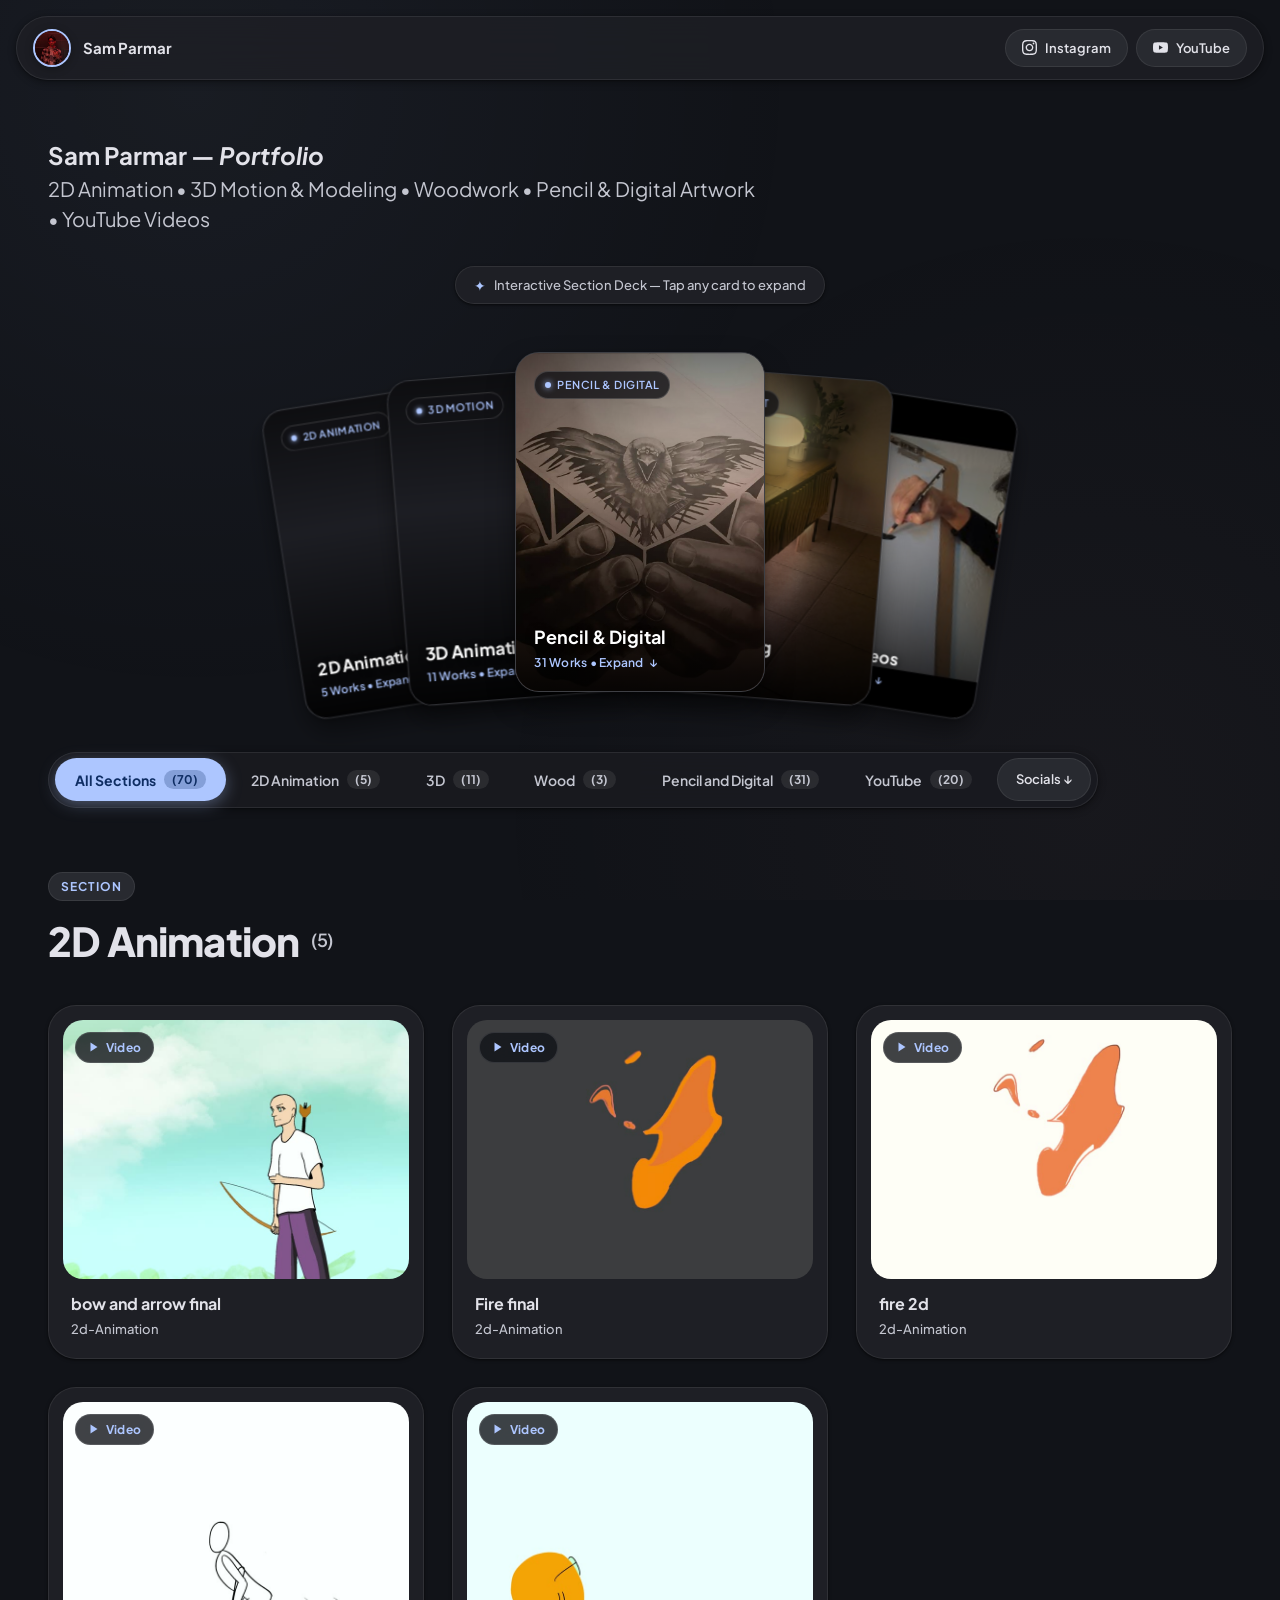
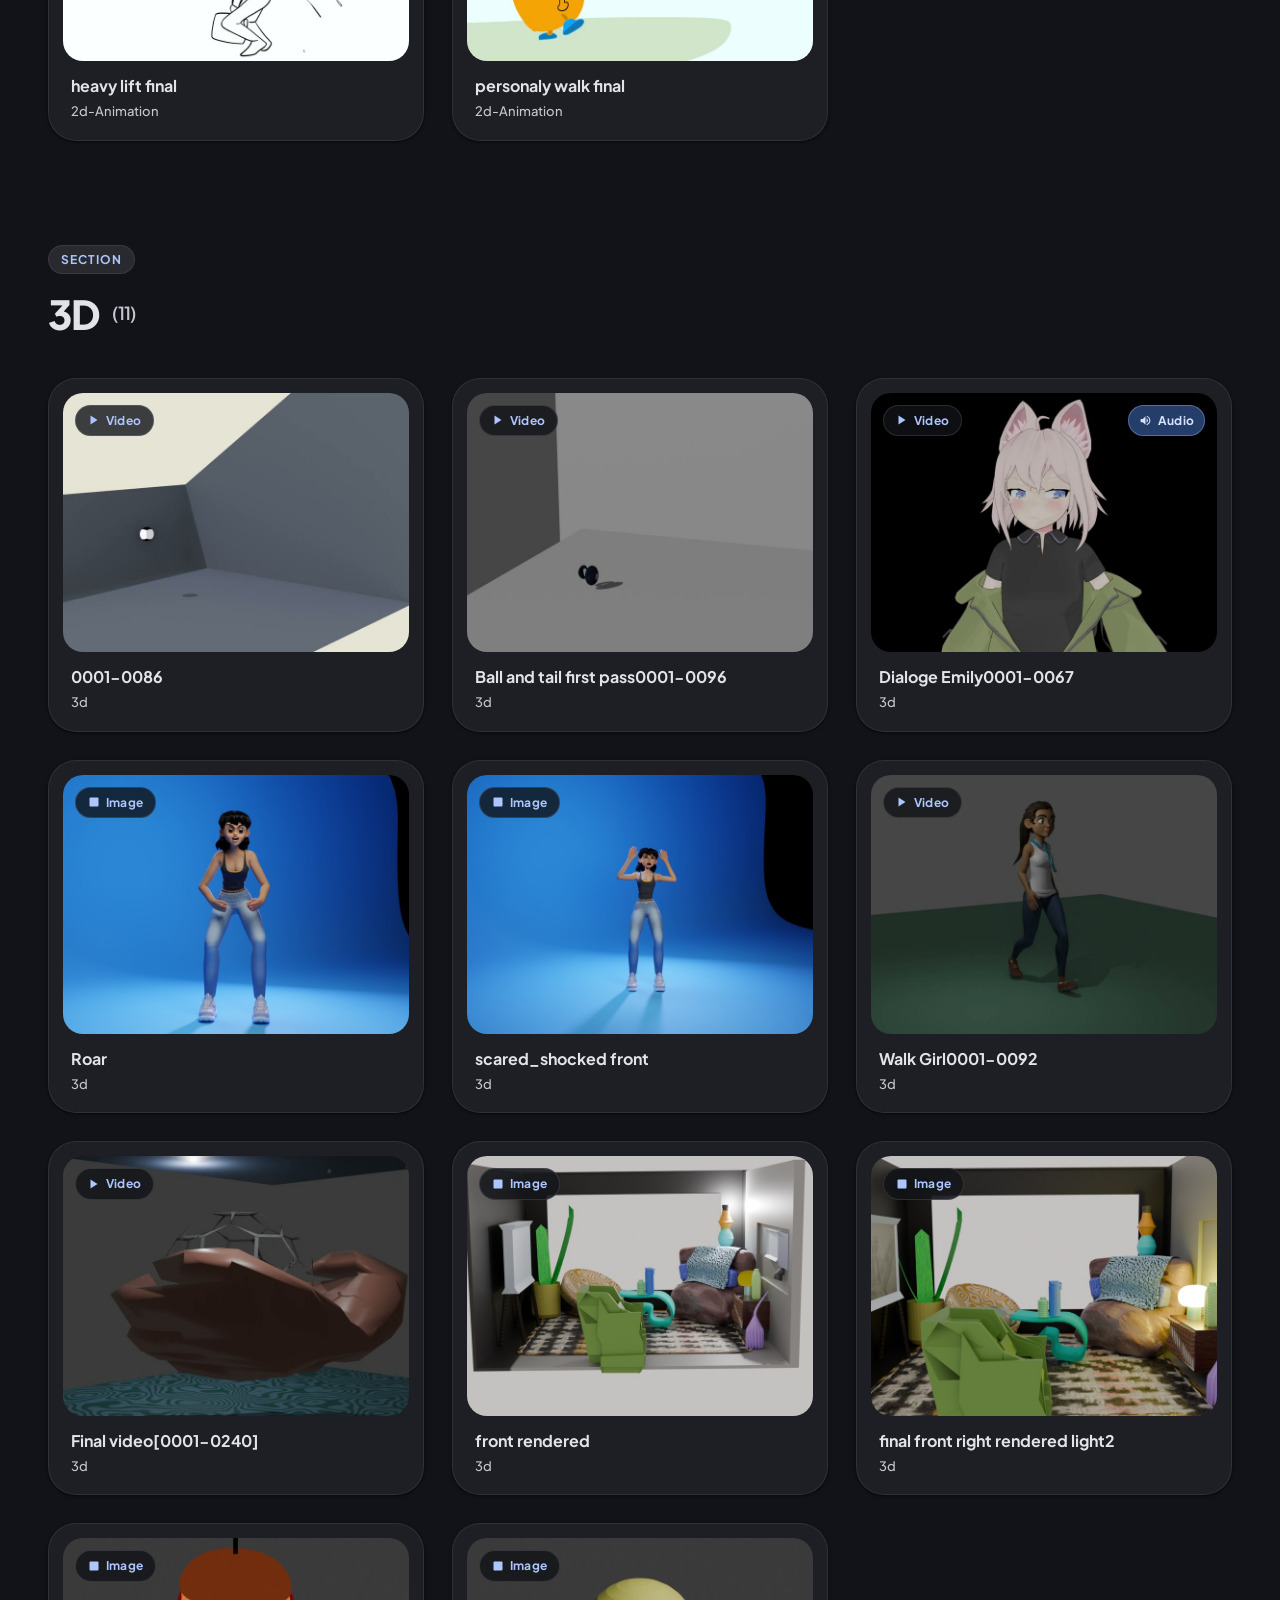
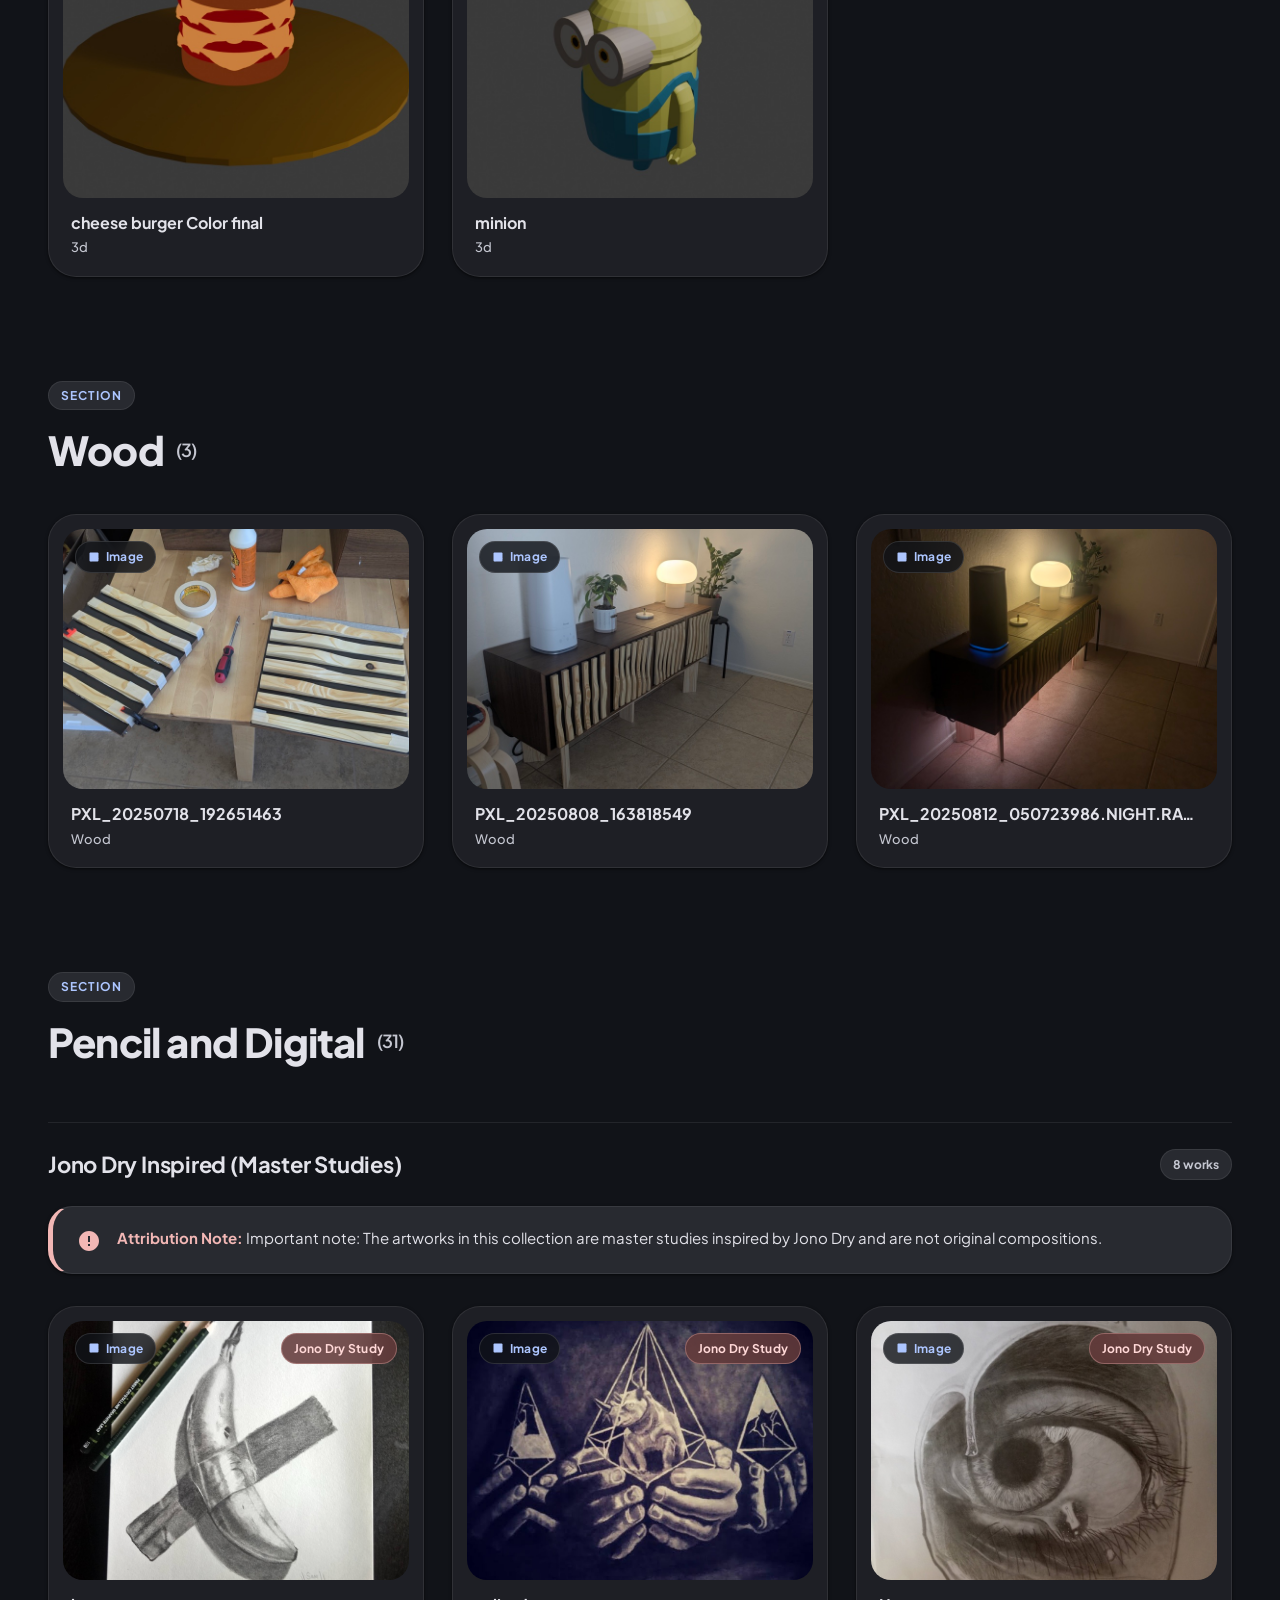
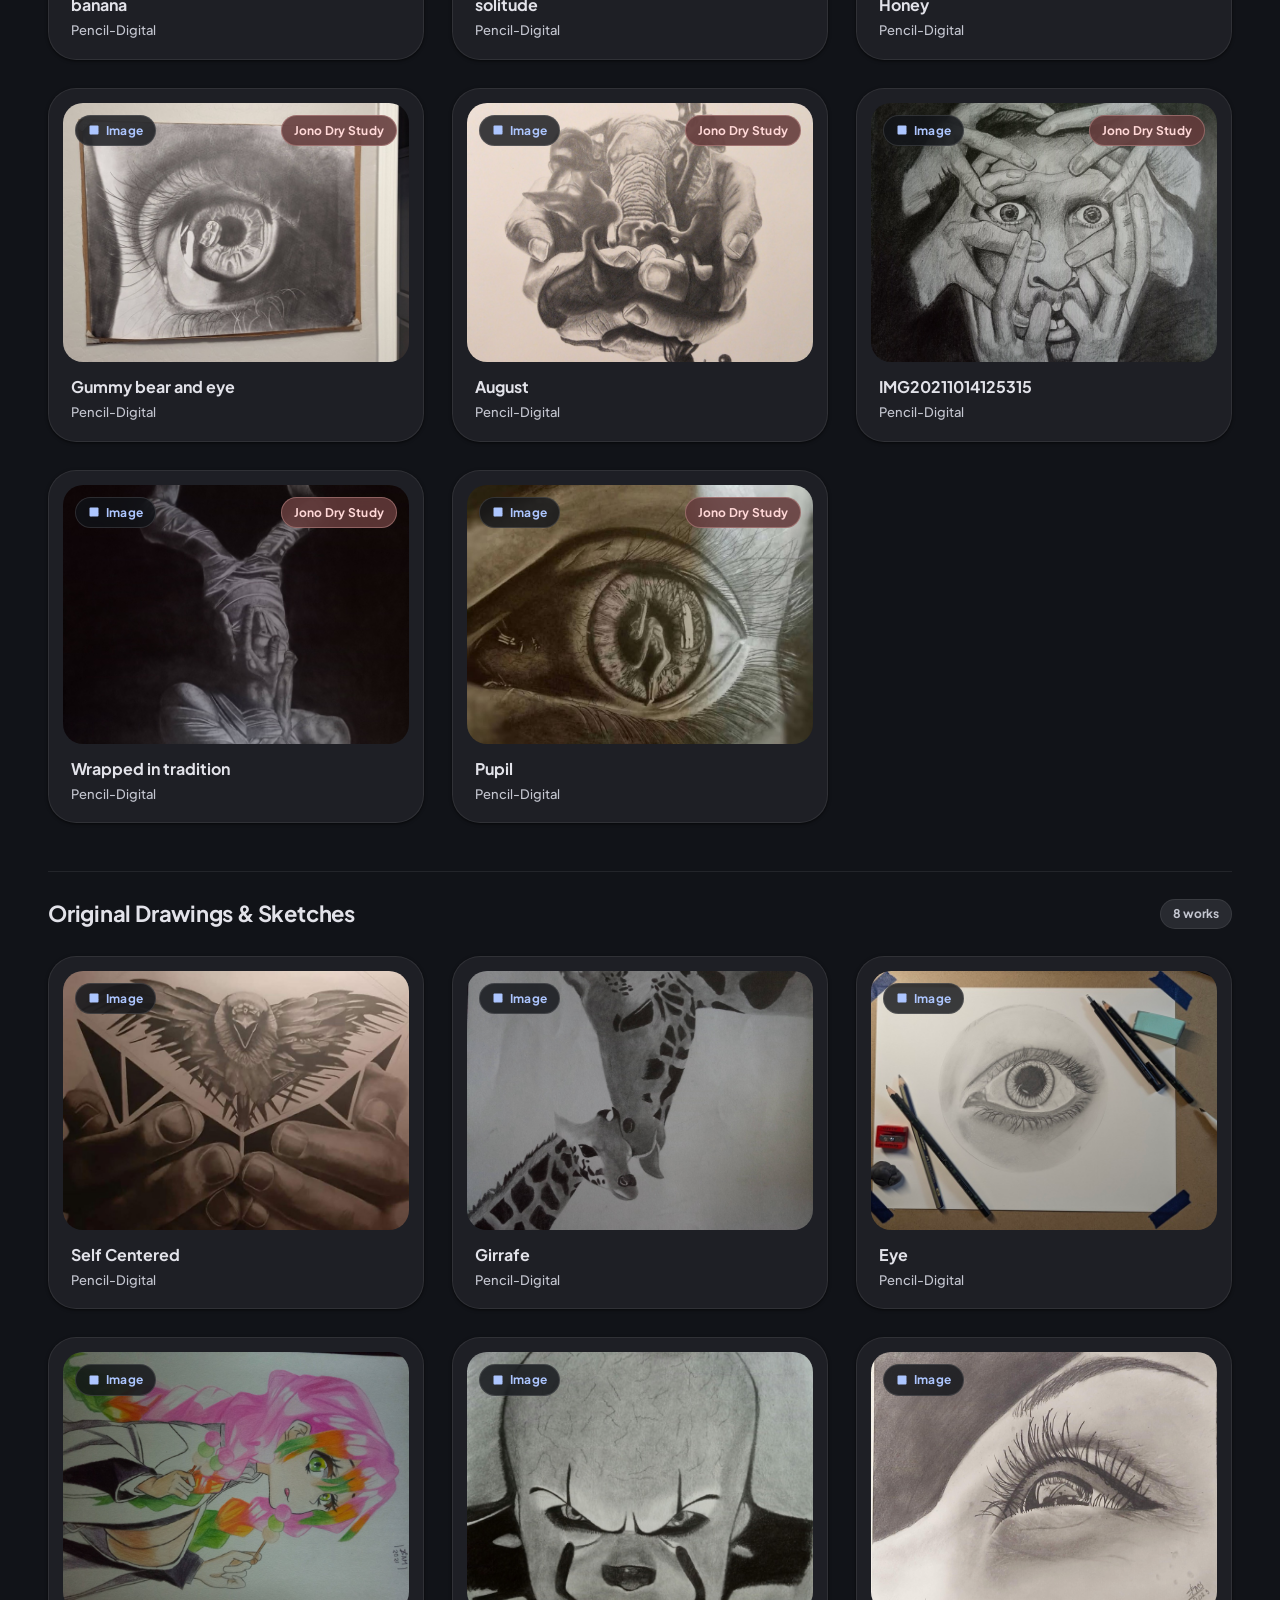
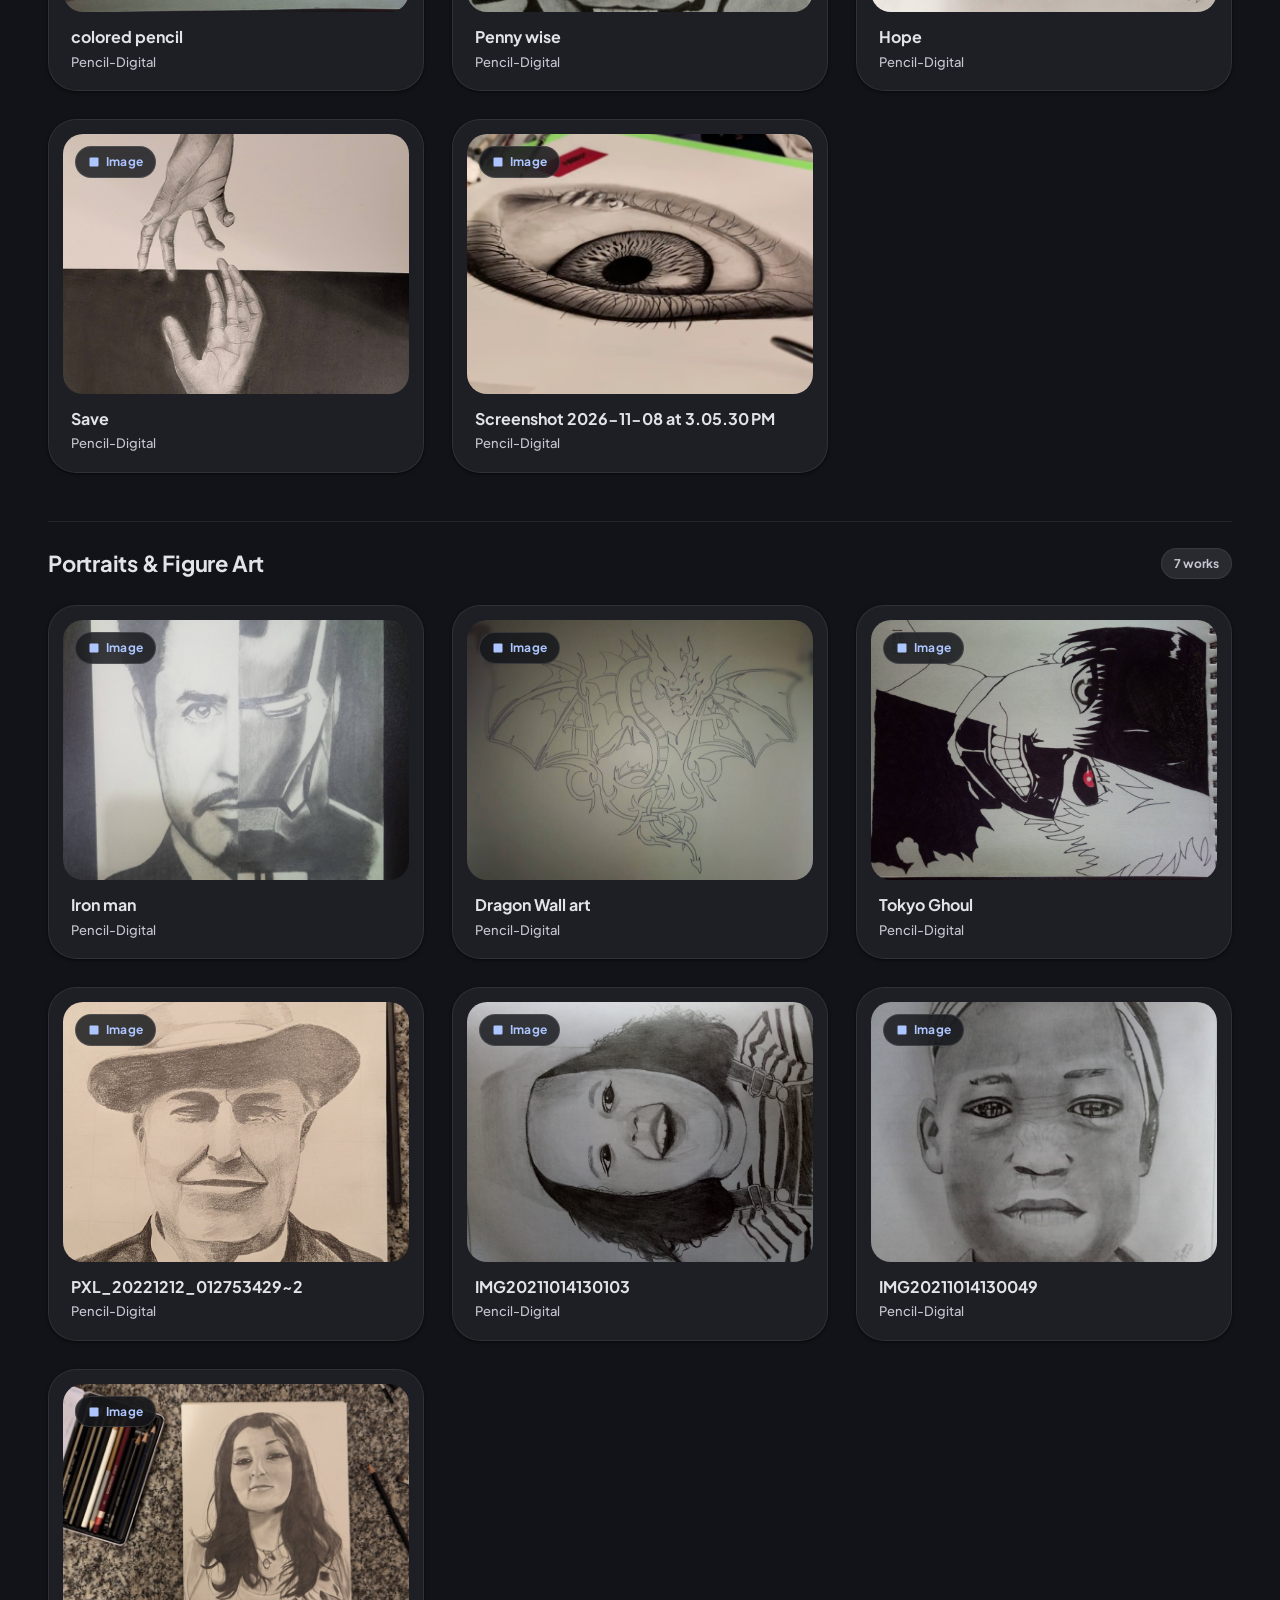
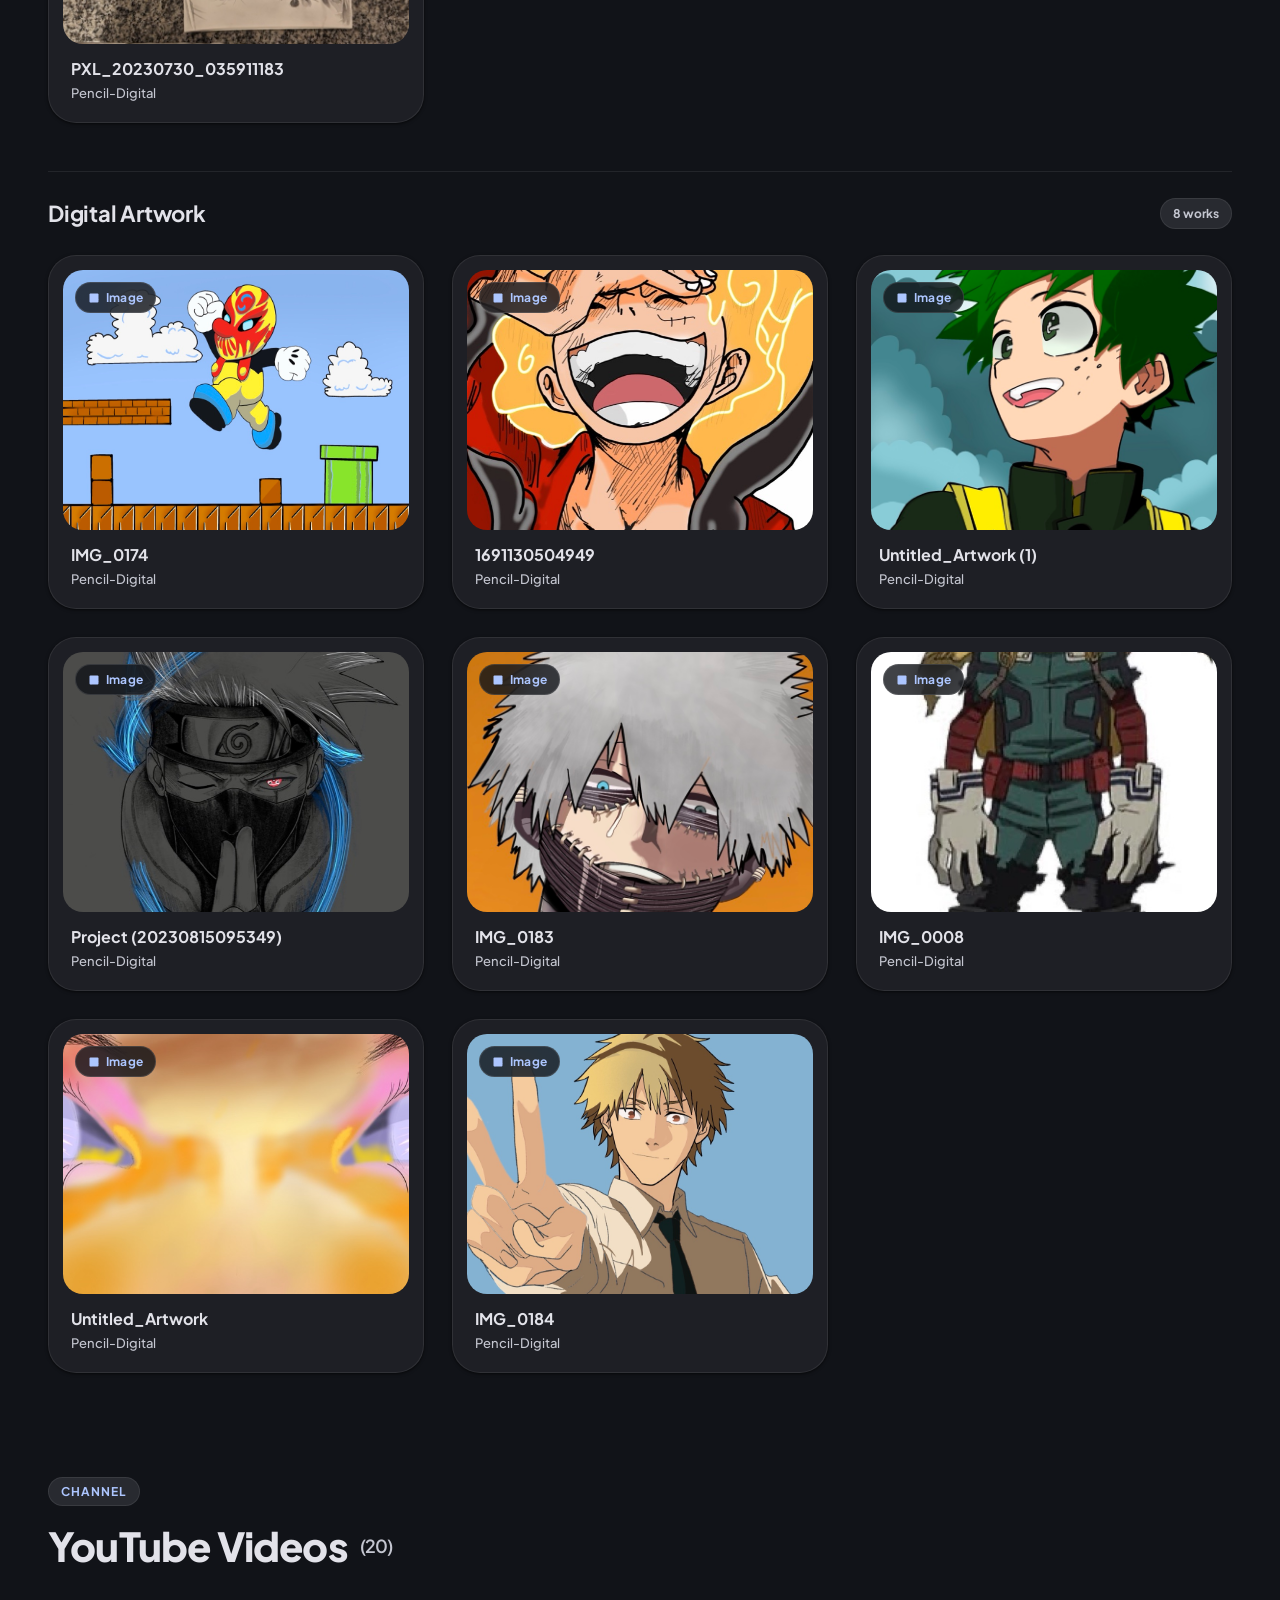
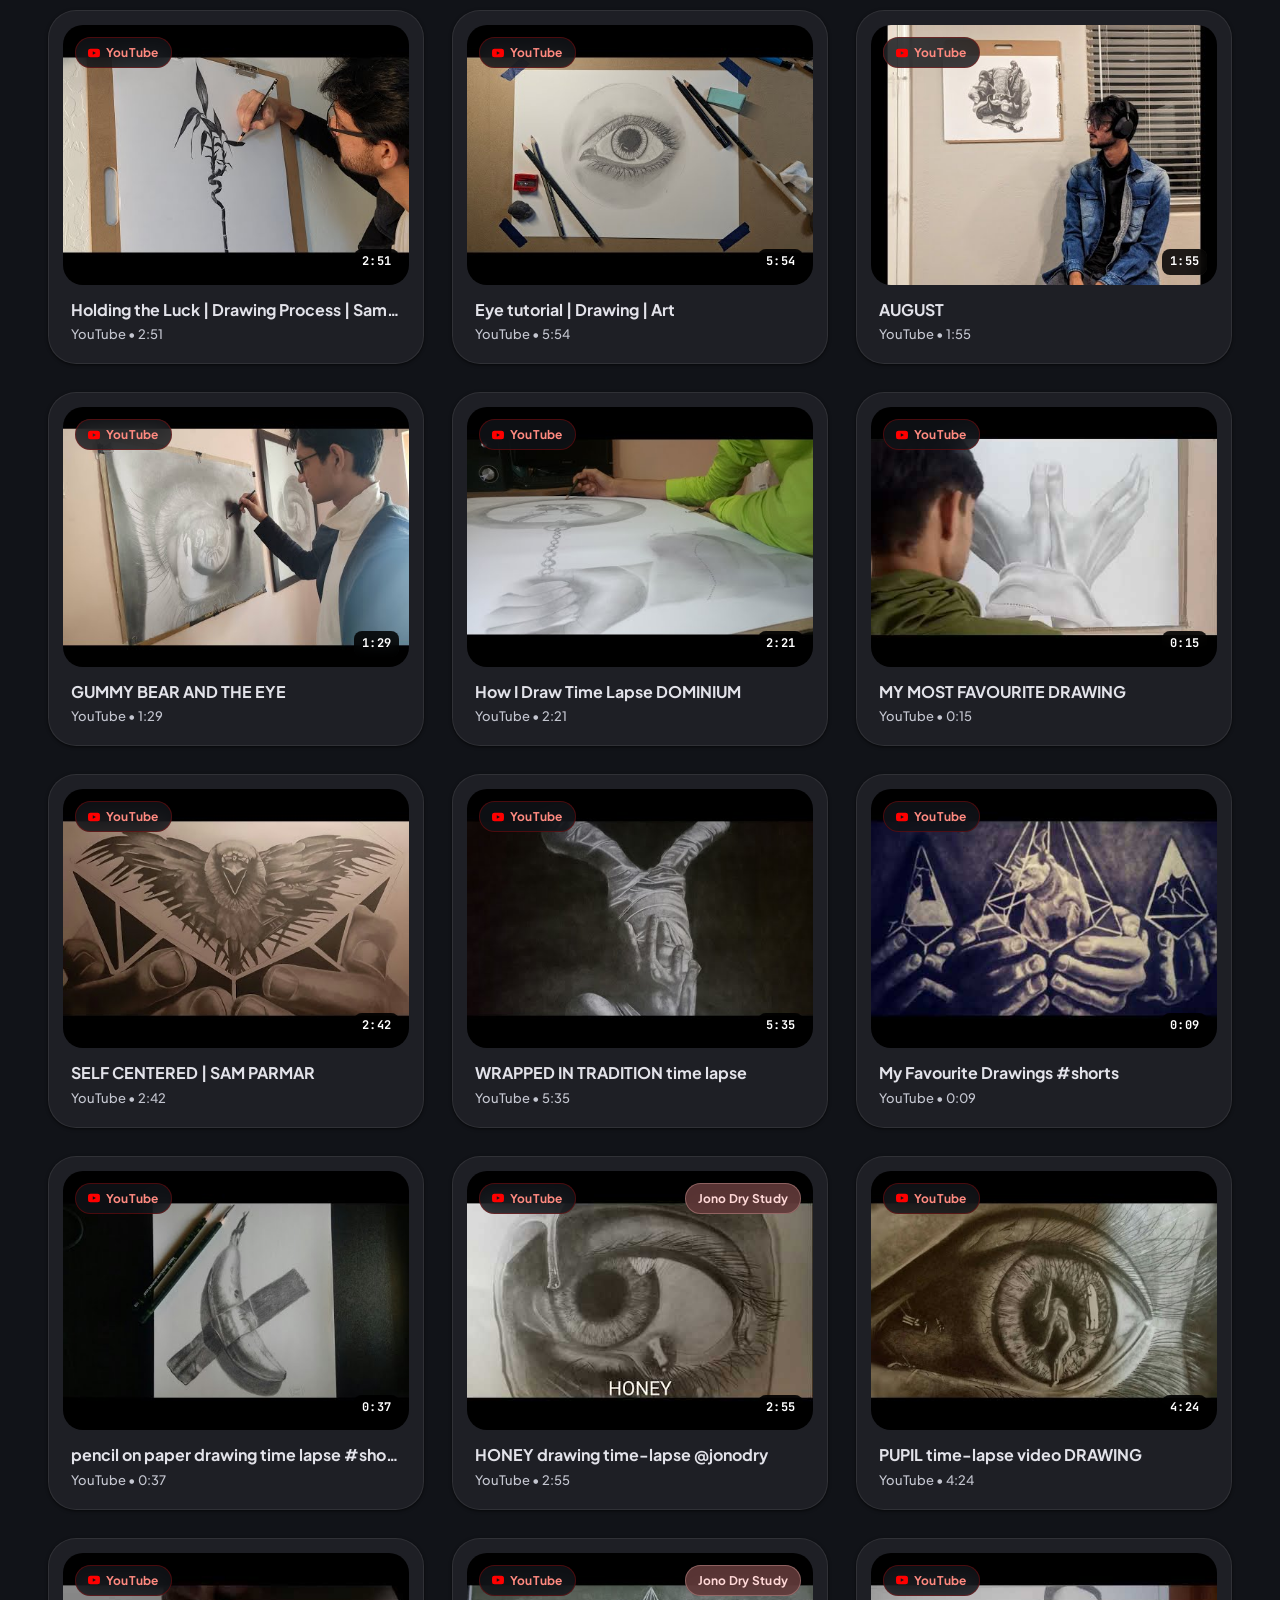
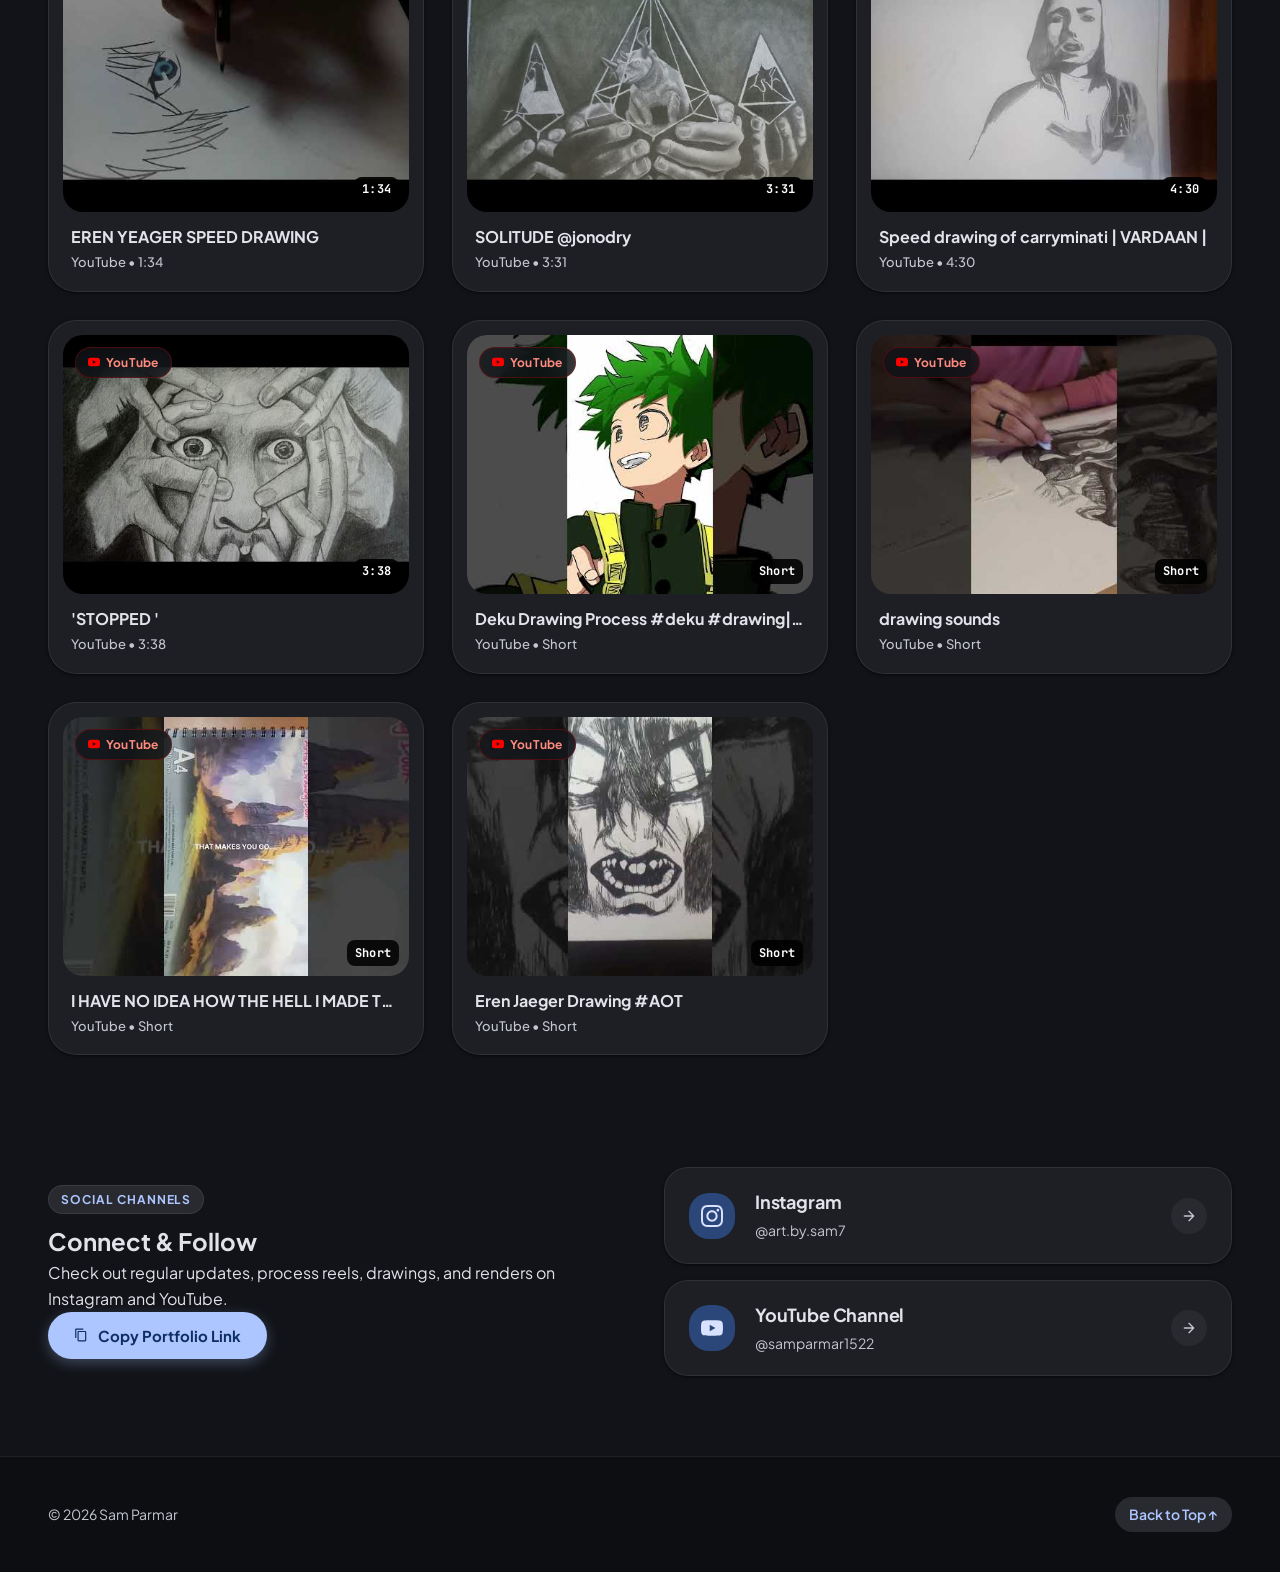
<file: index.html>
<!DOCTYPE html>
<html lang="en">
<head>
  <meta charset="UTF-8">
  <meta name="viewport" content="width=device-width, initial-scale=1.0">
  
  <title>Sam Parmar — Animation, 3D, Wood & Art</title>
  <meta name="description" content="Portfolio of Sam Parmar: 2D Animation, 3D Motion & Modeling, Woodwork, and Pencil & Digital Artwork.">
  <meta name="author" content="Sam Parmar">

  <!-- Open Graph -->
  <meta property="og:type" content="website">
  <meta property="og:title" content="Sam Parmar — Creative Portfolio">
  <meta property="og:description" content="2D Animation, 3D Modeling, Woodwork, and Pencil & Digital Artwork by Sam Parmar.">
  <meta property="og:image" content="assets/thumbs/final front right rendered light2  _thumb.jpg">

  <!-- Favicon SVG -->
  <link rel="icon" type="image/svg+xml" href="data:image/svg+xml,%3Csvg xmlns='http://www.w3.org/2000/svg' viewBox='0 0 100 100'%3E%3Crect width='100' height='100' rx='20' fill='%2311131a'/%3E%3Ctext x='50' y='65' font-family='serif' font-size='55' font-weight='bold' fill='%23e07a5f' text-anchor='middle'%3ESP%3C/text%3E%3C/svg%3E">

  <!-- Google Fonts -->
  <link rel="preconnect" href="https://fonts.googleapis.com">
  <link rel="preconnect" href="https://fonts.gstatic.com" crossorigin>
  <link href="https://fonts.googleapis.com/css2?family=Plus+Jakarta+Sans:wght@400;500;600;700;800&family=Roboto+Flex:wght@400;500;600;700;800&family=JetBrains+Mono:wght@400;500;600&display=swap" rel="stylesheet">

  <link rel="stylesheet" href="styles.css">
</head>
<body>
  <div class="noise-overlay" aria-hidden="true"></div>

  <!-- Header -->
  <header class="site-header">
    <div class="container">
      <nav class="nav-inner" aria-label="Main Navigation">
        <a href="#top" class="brand-badge">
          <img src="assets/avatar.jpg" alt="Sam Parmar" class="brand-avatar" />
          <div class="brand-info">
            <span class="brand-name">Sam Parmar</span>
          </div>
        </a>

        <div class="nav-actions">
          <a href="https://www.instagram.com/art.by.sam7/" target="_blank" rel="noopener noreferrer" class="btn-social" aria-label="Instagram @art.by.sam7">
            <svg viewBox="0 0 24 24"><path d="M12 2.163c3.204 0 3.584.012 4.85.07 3.252.148 4.771 1.691 4.919 4.919.058 1.265.069 1.645.069 4.849 0 3.205-.012 3.584-.069 4.849-.149 3.225-1.664 4.771-4.919 4.919-1.266.058-1.644.07-4.85.07-3.204 0-3.584-.012-4.849-.07-3.26-.149-4.771-1.699-4.919-4.92-.058-1.265-.07-1.644-.07-4.849 0-3.204.013-3.583.07-4.849.149-3.227 1.664-4.771 4.919-4.919 1.266-.057 1.645-.069 4.849-.069zm0-2.163c-3.259 0-3.667.014-4.947.072-4.358.2-6.78 2.618-6.98 6.98-.059 1.281-.073 1.689-.073 4.948 0 3.259.014 3.668.072 4.948.2 4.358 2.618 6.78 6.98 6.98 1.281.058 1.689.072 4.948.072 3.259 0 3.668-.014 4.948-.072 4.354-.2 6.782-2.618 6.979-6.98.059-1.28.073-1.689.073-4.948 0-3.259-.014-3.667-.072-4.947-.196-4.354-2.617-6.78-6.979-6.98-1.281-.059-1.69-.073-4.949-.073zm0 5.838c-3.403 0-6.162 2.759-6.162 6.162s2.759 6.163 6.162 6.163 6.162-2.759 6.162-6.163c0-3.403-2.759-6.162-6.162-6.162zm0 10.162c-2.209 0-4-1.79-4-4 0-2.209 1.791-4 4-4s4 1.791 4 4c0 2.21-1.791 4-4 4zm6.406-11.845c-.796 0-1.441.645-1.441 1.44s.645 1.44 1.441 1.44c.795 0 1.439-.645 1.439-1.44s-.644-1.44-1.439-1.44z"/></svg>
            <span>Instagram</span>
          </a>
          <a href="https://www.youtube.com/@samparmar1522" target="_blank" rel="noopener noreferrer" class="btn-social" aria-label="YouTube @samparmar1522">
            <svg viewBox="0 0 24 24"><path d="M23.498 6.186a3.016 3.016 0 0 0-2.122-2.136C19.505 3.545 12 3.545 12 3.545s-7.505 0-9.377.505A3.017 3.017 0 0 0 .502 6.186C0 8.07 0 12 0 12s0 3.93.502 5.814a3.016 3.016 0 0 0 2.122 2.136c1.871.505 9.376.505 9.376.505s7.505 0 9.377-.505a3.015 3.015 0 0 0 2.122-2.136C24 15.93 24 12 24 12s0-3.93-.502-5.814zM9.545 15.568V8.432L15.818 12l-6.273 3.568z"/></svg>
            <span>YouTube</span>
          </a>
        </div>
      </nav>
    </div>
  </header>

  <main id="top">
    <!-- Hero Block -->
    <section class="hero-minimal">
      <div class="container">
        <div class="hero-header-row">
          <div class="hero-main">
            <h1>Sam Parmar — <em>Portfolio</em></h1>
            <p class="hero-sub">
              2D Animation • 3D Motion & Modeling • Woodwork • Pencil & Digital Artwork • YouTube Videos
            </p>
          </div>
        </div>

        <!-- Interactive 3D Section Stack Deck (Click any card to expand that section) -->
        <div class="hero-stack-container" id="heroStackContainer" aria-label="Interactive Section Portfolio Stack">
          <div class="stack-prompt">
            <span class="stack-sparkle">✦</span>
            <span class="stack-prompt-text">Interactive Section Deck — Tap any card to expand</span>
          </div>

          <div class="stack-deck" id="stackDeck" role="region" aria-label="Featured Section Cards Stack">
            <!-- 1. 2D Animation -->
            <div class="stack-card" role="button" tabindex="0" data-section="2d-animation" aria-label="Expand 2D Animation section">
              <div class="stack-card-inner">
                <video src="assets/media/bow and arrow final.mp4" autoplay loop muted playsinline preload="auto" class="stack-media"></video>
                <div class="stack-card-glass">
                  <div class="stack-pill"><span class="stack-pill-dot"></span>2D Animation</div>
                  <div class="stack-card-meta">
                    <h3 class="stack-card-title">2D Animation</h3>
                    <span class="stack-card-action">5 Works • Expand <span class="arrow">↓</span></span>
                  </div>
                </div>
              </div>
            </div>

            <!-- 2. 3D Motion & Modeling -->
            <div class="stack-card" role="button" tabindex="0" data-section="3d" aria-label="Expand 3D Motion and Modeling section">
              <div class="stack-card-inner">
                <video src="assets/media/Dialoge Emily0001-0067.mp4" autoplay loop muted playsinline preload="auto" class="stack-media"></video>
                <div class="stack-card-glass">
                  <div class="stack-pill"><span class="stack-pill-dot"></span>3D Motion</div>
                  <div class="stack-card-meta">
                    <h3 class="stack-card-title">3D Animation</h3>
                    <span class="stack-card-action">11 Works • Expand <span class="arrow">↓</span></span>
                  </div>
                </div>
              </div>
            </div>

            <!-- 3. Pencil & Digital Art (Centerpiece) -->
            <div class="stack-card center-card" role="button" tabindex="0" data-section="pencil-digital" aria-label="Expand Pencil and Digital Artwork section">
              <div class="stack-card-inner">
                <img src="assets/media/Self Centered.jpeg" alt="Self Centered" loading="eager" class="stack-media" />
                <div class="stack-card-glass">
                  <div class="stack-pill"><span class="stack-pill-dot"></span>Pencil & Digital</div>
                  <div class="stack-card-meta">
                    <h3 class="stack-card-title">Pencil & Digital</h3>
                    <span class="stack-card-action">31 Works • Expand <span class="arrow">↓</span></span>
                  </div>
                </div>
              </div>
            </div>

            <!-- 4. Woodwork -->
            <div class="stack-card" role="button" tabindex="0" data-section="wood" aria-label="Expand Woodwork section">
              <div class="stack-card-inner">
                <img src="assets/media/PXL_20250812_050723986.NIGHT.RAW-01.COVER.jpg" alt="Wood Carving Craft" loading="lazy" class="stack-media" />
                <div class="stack-card-glass">
                  <div class="stack-pill"><span class="stack-pill-dot"></span>Woodcraft</div>
                  <div class="stack-card-meta">
                    <h3 class="stack-card-title">Wood Carving</h3>
                    <span class="stack-card-action">3 Works • Expand <span class="arrow">↓</span></span>
                  </div>
                </div>
              </div>
            </div>

            <!-- 5. YouTube -->
            <div class="stack-card" role="button" tabindex="0" data-section="youtube" aria-label="Expand YouTube section">
              <div class="stack-card-inner">
                <img src="assets/thumbs/yt_S4OvkfncqCo.jpg" alt="YouTube Channel Showcase" loading="lazy" class="stack-media" />
                <div class="stack-card-glass">
                  <div class="stack-pill"><span class="stack-pill-dot"></span>YouTube</div>
                  <div class="stack-card-meta">
                    <h3 class="stack-card-title">YouTube Videos</h3>
                    <span class="stack-card-action">20 Works • Expand <span class="arrow">↓</span></span>
                  </div>
                </div>
              </div>
            </div>
          </div>
        </div>
      </div>
    </section>

    <!-- Persistent Sticky Sections Tab Bar (Always Stays Visible on Scroll) -->
    <div class="sticky-tab-nav-wrapper" id="stickyTabNav">
      <div class="container">
        <div class="tab-filter-bar">
          <div class="tab-buttons" role="tablist" aria-label="Portfolio Section Tabs">
            <div class="tab-active-pill" id="tabActivePill" aria-hidden="true"></div>
            <button class="tab-btn active" data-tab="all" role="tab" aria-selected="true">
              All Sections <span class="tab-count">(70)</span>
            </button>
            <button class="tab-btn" data-tab="2d-animation" role="tab" aria-selected="false">
              2D Animation <span class="tab-count">(5)</span>
            </button>
            <button class="tab-btn" data-tab="3d" role="tab" aria-selected="false">
              3D <span class="tab-count">(11)</span>
            </button>
            <button class="tab-btn" data-tab="wood" role="tab" aria-selected="false">
              Wood <span class="tab-count">(3)</span>
            </button>
            <button class="tab-btn" data-tab="pencil-digital" role="tab" aria-selected="false">
              Pencil and Digital <span class="tab-count">(31)</span>
            </button>
            <button class="tab-btn" data-tab="youtube" role="tab" aria-selected="false">
              YouTube <span class="tab-count">(20)</span>
            </button>
            <a href="#connect" class="tab-btn-link">Socials ↓</a>
          </div>
        </div>
      </div>
    </div>

    <!-- Sections Pre-rendered Directly in HTML for 100% Instant Reliability -->
    <div id="sectionsContainer" class="container">

        <section class="portfolio-section" id="2d-animation" data-section-id="2d-animation">
          <div class="section-header-block">
            <div class="section-tag-line">Section</div>
            <h2 class="section-title">
              2D Animation
              <span class="section-count">(5)</span>
            </h2>
          </div>
          <div class="media-grid">
            
    <div class="media-card" role="button" tabindex="0" data-index="0" aria-label="View bow and arrow final">
      <div class="media-thumb-wrap">
        <img src="assets/thumbs/bow and arrow final_thumb.jpg" alt="bow and arrow final" loading="lazy" class="card-thumb" onerror="this.onerror=null;this.src='assets/media/bow and arrow final.mp4';" />
        <video src="assets/media/bow and arrow final.mp4" muted loop playsinline preload="none" class="card-hover-video" style="display:none;"></video>
        <div class="card-type-pill">
          <svg viewBox="0 0 24 24"><polygon points="5 3 19 12 5 21 5 3"></polygon></svg>
          <span>Video</span>
        </div>
        
        <div class="card-play-hint">
          <div class="play-bubble">
            <svg viewBox="0 0 24 24"><polygon points="6 3 20 12 6 21 6 3"></polygon></svg>
          </div>
        </div>
      </div>
      <div class="card-body">
        <span class="card-name" title="bow and arrow final">bow and arrow final</span>
        <span class="card-section-label">2d-animation</span>
      </div>
    </div>
    
    <div class="media-card" role="button" tabindex="0" data-index="1" aria-label="View Fire final">
      <div class="media-thumb-wrap">
        <img src="assets/thumbs/Fire final_thumb.jpg" alt="Fire final" loading="lazy" class="card-thumb" onerror="this.onerror=null;this.src='assets/media/Fire final.mp4';" />
        <video src="assets/media/Fire final.mp4" muted loop playsinline preload="none" class="card-hover-video" style="display:none;"></video>
        <div class="card-type-pill">
          <svg viewBox="0 0 24 24"><polygon points="5 3 19 12 5 21 5 3"></polygon></svg>
          <span>Video</span>
        </div>
        
        <div class="card-play-hint">
          <div class="play-bubble">
            <svg viewBox="0 0 24 24"><polygon points="6 3 20 12 6 21 6 3"></polygon></svg>
          </div>
        </div>
      </div>
      <div class="card-body">
        <span class="card-name" title="Fire final">Fire final</span>
        <span class="card-section-label">2d-animation</span>
      </div>
    </div>
    
    <div class="media-card" role="button" tabindex="0" data-index="2" aria-label="View fire 2d">
      <div class="media-thumb-wrap">
        <img src="assets/thumbs/fire 2d_thumb.jpg" alt="fire 2d" loading="lazy" class="card-thumb" onerror="this.onerror=null;this.src='assets/media/fire 2d.mp4';" />
        <video src="assets/media/fire 2d.mp4" muted loop playsinline preload="none" class="card-hover-video" style="display:none;"></video>
        <div class="card-type-pill">
          <svg viewBox="0 0 24 24"><polygon points="5 3 19 12 5 21 5 3"></polygon></svg>
          <span>Video</span>
        </div>
        
        <div class="card-play-hint">
          <div class="play-bubble">
            <svg viewBox="0 0 24 24"><polygon points="6 3 20 12 6 21 6 3"></polygon></svg>
          </div>
        </div>
      </div>
      <div class="card-body">
        <span class="card-name" title="fire 2d">fire 2d</span>
        <span class="card-section-label">2d-animation</span>
      </div>
    </div>
    
    <div class="media-card" role="button" tabindex="0" data-index="3" aria-label="View heavy lift final">
      <div class="media-thumb-wrap">
        <img src="assets/thumbs/heavy lift final_thumb.jpg" alt="heavy lift final" loading="lazy" class="card-thumb" onerror="this.onerror=null;this.src='assets/media/heavy lift final.mp4';" />
        <video src="assets/media/heavy lift final.mp4" muted loop playsinline preload="none" class="card-hover-video" style="display:none;"></video>
        <div class="card-type-pill">
          <svg viewBox="0 0 24 24"><polygon points="5 3 19 12 5 21 5 3"></polygon></svg>
          <span>Video</span>
        </div>
        
        <div class="card-play-hint">
          <div class="play-bubble">
            <svg viewBox="0 0 24 24"><polygon points="6 3 20 12 6 21 6 3"></polygon></svg>
          </div>
        </div>
      </div>
      <div class="card-body">
        <span class="card-name" title="heavy lift final">heavy lift final</span>
        <span class="card-section-label">2d-animation</span>
      </div>
    </div>
    
    <div class="media-card" role="button" tabindex="0" data-index="4" aria-label="View personaly walk final">
      <div class="media-thumb-wrap">
        <img src="assets/thumbs/Personality walk final _thumb.jpg" alt="personaly walk final" loading="lazy" class="card-thumb" onerror="this.onerror=null;this.src='assets/media/Personality walk final .mp4';" />
        <video src="assets/media/Personality walk final .mp4" muted loop playsinline preload="none" class="card-hover-video" style="display:none;"></video>
        <div class="card-type-pill">
          <svg viewBox="0 0 24 24"><polygon points="5 3 19 12 5 21 5 3"></polygon></svg>
          <span>Video</span>
        </div>
        
        <div class="card-play-hint">
          <div class="play-bubble">
            <svg viewBox="0 0 24 24"><polygon points="6 3 20 12 6 21 6 3"></polygon></svg>
          </div>
        </div>
      </div>
      <div class="card-body">
        <span class="card-name" title="personaly walk final">personaly walk final</span>
        <span class="card-section-label">2d-animation</span>
      </div>
    </div>
    
          </div>
        </section>
        

        <section class="portfolio-section" id="3d" data-section-id="3d">
          <div class="section-header-block">
            <div class="section-tag-line">Section</div>
            <h2 class="section-title">
              3D
              <span class="section-count">(11)</span>
            </h2>
          </div>
          <div class="media-grid">
            
    <div class="media-card" role="button" tabindex="0" data-index="5" aria-label="View 0001-0086">
      <div class="media-thumb-wrap">
        <img src="assets/thumbs/0001-0086_thumb.jpg" alt="0001-0086" loading="lazy" class="card-thumb" onerror="this.onerror=null;this.src='assets/media/0001-0086.mp4';" />
        <video src="assets/media/0001-0086.mp4" muted loop playsinline preload="none" class="card-hover-video" style="display:none;"></video>
        <div class="card-type-pill">
          <svg viewBox="0 0 24 24"><polygon points="5 3 19 12 5 21 5 3"></polygon></svg>
          <span>Video</span>
        </div>
        
        <div class="card-play-hint">
          <div class="play-bubble">
            <svg viewBox="0 0 24 24"><polygon points="6 3 20 12 6 21 6 3"></polygon></svg>
          </div>
        </div>
      </div>
      <div class="card-body">
        <span class="card-name" title="0001-0086">0001-0086</span>
        <span class="card-section-label">3d</span>
      </div>
    </div>
    
    <div class="media-card" role="button" tabindex="0" data-index="6" aria-label="View Ball and tail first pass0001-0096">
      <div class="media-thumb-wrap">
        <img src="assets/thumbs/Ball and tail first pass0001-0096_thumb.jpg" alt="Ball and tail first pass0001-0096" loading="lazy" class="card-thumb" onerror="this.onerror=null;this.src='assets/media/Ball and tail first pass0001-0096.mp4';" />
        <video src="assets/media/Ball and tail first pass0001-0096.mp4" muted loop playsinline preload="none" class="card-hover-video" style="display:none;"></video>
        <div class="card-type-pill">
          <svg viewBox="0 0 24 24"><polygon points="5 3 19 12 5 21 5 3"></polygon></svg>
          <span>Video</span>
        </div>
        
        <div class="card-play-hint">
          <div class="play-bubble">
            <svg viewBox="0 0 24 24"><polygon points="6 3 20 12 6 21 6 3"></polygon></svg>
          </div>
        </div>
      </div>
      <div class="card-body">
        <span class="card-name" title="Ball and tail first pass0001-0096">Ball and tail first pass0001-0096</span>
        <span class="card-section-label">3d</span>
      </div>
    </div>
    
    <div class="media-card" role="button" tabindex="0" data-index="7" aria-label="View Dialoge Emily0001-0067">
      <div class="media-thumb-wrap">
        <img src="assets/thumbs/Dialoge Emily0001-0067_thumb.jpg" alt="Dialoge Emily0001-0067" loading="lazy" class="card-thumb" onerror="this.onerror=null;this.src='assets/media/Dialoge Emily0001-0067.mp4';" />
        <video src="assets/media/Dialoge Emily0001-0067.mp4" muted loop playsinline preload="none" class="card-hover-video" style="display:none;"></video>
        <div class="card-type-pill">
          <svg viewBox="0 0 24 24"><polygon points="5 3 19 12 5 21 5 3"></polygon></svg>
          <span>Video</span>
        </div>
        <div class="audio-badge-pill" title="Has Dialogue Audio">
          <svg viewBox="0 0 24 24"><path d="M3 9v6h4l5 5V4L7 9H3zm13.5 3c0-1.77-1.02-3.29-2.5-4.03v8.05c1.48-.73 2.5-2.25 2.5-4.02zM14 3.23v2.06c2.89.86 5 3.54 5 6.71s-2.11 5.85-5 6.71v2.06c4.01-.91 7-4.49 7-8.77s-2.99-7.86-7-8.77z"/></svg>
          <span>Audio</span>
        </div>
        
        <div class="card-play-hint">
          <div class="play-bubble">
            <svg viewBox="0 0 24 24"><polygon points="6 3 20 12 6 21 6 3"></polygon></svg>
          </div>
        </div>
      </div>
      <div class="card-body">
        <span class="card-name" title="Dialoge Emily0001-0067">Dialoge Emily0001-0067</span>
        <span class="card-section-label">3d</span>
      </div>
    </div>
    
    <div class="media-card" role="button" tabindex="0" data-index="8" aria-label="View Roar">
      <div class="media-thumb-wrap">
        <img src="assets/thumbs/Roar_thumb.jpg" alt="Roar" loading="lazy" class="card-thumb" onerror="this.onerror=null;this.src='assets/media/Roar.png';" />
        
        <div class="card-type-pill">
          <svg viewBox="0 0 24 24"><rect x="3" y="3" width="18" height="18" rx="2" ry="2"></rect><circle cx="8.5" cy="8.5" r="1.5"></circle><polyline points="21 15 16 10 5 21"></polyline></svg>
          <span>Image</span>
        </div>
        
        <div class="card-play-hint">
          <div class="play-bubble">
            <svg viewBox="0 0 24 24"><rect x="3" y="3" width="18" height="18" rx="2" ry="2"></rect><circle cx="8.5" cy="8.5" r="1.5"></circle><polyline points="21 15 16 10 5 21"></polyline></svg>
          </div>
        </div>
      </div>
      <div class="card-body">
        <span class="card-name" title="Roar">Roar</span>
        <span class="card-section-label">3d</span>
      </div>
    </div>
    
    <div class="media-card" role="button" tabindex="0" data-index="9" aria-label="View scared_shocked front">
      <div class="media-thumb-wrap">
        <img src="assets/thumbs/scared_shocked front_thumb.jpg" alt="scared_shocked front" loading="lazy" class="card-thumb" onerror="this.onerror=null;this.src='assets/media/scared_shocked front.png';" />
        
        <div class="card-type-pill">
          <svg viewBox="0 0 24 24"><rect x="3" y="3" width="18" height="18" rx="2" ry="2"></rect><circle cx="8.5" cy="8.5" r="1.5"></circle><polyline points="21 15 16 10 5 21"></polyline></svg>
          <span>Image</span>
        </div>
        
        <div class="card-play-hint">
          <div class="play-bubble">
            <svg viewBox="0 0 24 24"><rect x="3" y="3" width="18" height="18" rx="2" ry="2"></rect><circle cx="8.5" cy="8.5" r="1.5"></circle><polyline points="21 15 16 10 5 21"></polyline></svg>
          </div>
        </div>
      </div>
      <div class="card-body">
        <span class="card-name" title="scared_shocked front">scared_shocked front</span>
        <span class="card-section-label">3d</span>
      </div>
    </div>
    
    <div class="media-card" role="button" tabindex="0" data-index="10" aria-label="View Walk Girl0001-0092">
      <div class="media-thumb-wrap">
        <img src="assets/thumbs/Walk Girl0001-0092_thumb.jpg" alt="Walk Girl0001-0092" loading="lazy" class="card-thumb" onerror="this.onerror=null;this.src='assets/media/Walk Girl0001-0092.mp4';" />
        <video src="assets/media/Walk Girl0001-0092.mp4" muted loop playsinline preload="none" class="card-hover-video" style="display:none;"></video>
        <div class="card-type-pill">
          <svg viewBox="0 0 24 24"><polygon points="5 3 19 12 5 21 5 3"></polygon></svg>
          <span>Video</span>
        </div>
        
        <div class="card-play-hint">
          <div class="play-bubble">
            <svg viewBox="0 0 24 24"><polygon points="6 3 20 12 6 21 6 3"></polygon></svg>
          </div>
        </div>
      </div>
      <div class="card-body">
        <span class="card-name" title="Walk Girl0001-0092">Walk Girl0001-0092</span>
        <span class="card-section-label">3d</span>
      </div>
    </div>
    
    <div class="media-card" role="button" tabindex="0" data-index="11" aria-label="View Final video[0001-0240]">
      <div class="media-thumb-wrap">
        <img src="assets/thumbs/Final video[0001-0240]_thumb.jpg" alt="Final video[0001-0240]" loading="lazy" class="card-thumb" onerror="this.onerror=null;this.src='assets/media/Final video[0001-0240].mp4';" />
        <video src="assets/media/Final video[0001-0240].mp4" muted loop playsinline preload="none" class="card-hover-video" style="display:none;"></video>
        <div class="card-type-pill">
          <svg viewBox="0 0 24 24"><polygon points="5 3 19 12 5 21 5 3"></polygon></svg>
          <span>Video</span>
        </div>
        
        <div class="card-play-hint">
          <div class="play-bubble">
            <svg viewBox="0 0 24 24"><polygon points="6 3 20 12 6 21 6 3"></polygon></svg>
          </div>
        </div>
      </div>
      <div class="card-body">
        <span class="card-name" title="Final video[0001-0240]">Final video[0001-0240]</span>
        <span class="card-section-label">3d</span>
      </div>
    </div>
    
    <div class="media-card" role="button" tabindex="0" data-index="12" aria-label="View front rendered">
      <div class="media-thumb-wrap">
        <img src="assets/thumbs/front rendered_thumb.jpg" alt="front rendered" loading="lazy" class="card-thumb" onerror="this.onerror=null;this.src='assets/media/front rendered.png';" />
        
        <div class="card-type-pill">
          <svg viewBox="0 0 24 24"><rect x="3" y="3" width="18" height="18" rx="2" ry="2"></rect><circle cx="8.5" cy="8.5" r="1.5"></circle><polyline points="21 15 16 10 5 21"></polyline></svg>
          <span>Image</span>
        </div>
        
        <div class="card-play-hint">
          <div class="play-bubble">
            <svg viewBox="0 0 24 24"><rect x="3" y="3" width="18" height="18" rx="2" ry="2"></rect><circle cx="8.5" cy="8.5" r="1.5"></circle><polyline points="21 15 16 10 5 21"></polyline></svg>
          </div>
        </div>
      </div>
      <div class="card-body">
        <span class="card-name" title="front rendered">front rendered</span>
        <span class="card-section-label">3d</span>
      </div>
    </div>
    
    <div class="media-card" role="button" tabindex="0" data-index="13" aria-label="View final front right rendered light2">
      <div class="media-thumb-wrap">
        <img src="assets/thumbs/final front right rendered light2  _thumb.jpg" alt="final front right rendered light2" loading="lazy" class="card-thumb" onerror="this.onerror=null;this.src='assets/media/final front right rendered light2  .png';" />
        
        <div class="card-type-pill">
          <svg viewBox="0 0 24 24"><rect x="3" y="3" width="18" height="18" rx="2" ry="2"></rect><circle cx="8.5" cy="8.5" r="1.5"></circle><polyline points="21 15 16 10 5 21"></polyline></svg>
          <span>Image</span>
        </div>
        
        <div class="card-play-hint">
          <div class="play-bubble">
            <svg viewBox="0 0 24 24"><rect x="3" y="3" width="18" height="18" rx="2" ry="2"></rect><circle cx="8.5" cy="8.5" r="1.5"></circle><polyline points="21 15 16 10 5 21"></polyline></svg>
          </div>
        </div>
      </div>
      <div class="card-body">
        <span class="card-name" title="final front right rendered light2">final front right rendered light2</span>
        <span class="card-section-label">3d</span>
      </div>
    </div>
    
    <div class="media-card" role="button" tabindex="0" data-index="14" aria-label="View cheese burger Color final">
      <div class="media-thumb-wrap">
        <img src="assets/thumbs/cheese burger Color final_thumb.jpg" alt="cheese burger Color final" loading="lazy" class="card-thumb" onerror="this.onerror=null;this.src='assets/media/cheese burger Color final.png';" />
        
        <div class="card-type-pill">
          <svg viewBox="0 0 24 24"><rect x="3" y="3" width="18" height="18" rx="2" ry="2"></rect><circle cx="8.5" cy="8.5" r="1.5"></circle><polyline points="21 15 16 10 5 21"></polyline></svg>
          <span>Image</span>
        </div>
        
        <div class="card-play-hint">
          <div class="play-bubble">
            <svg viewBox="0 0 24 24"><rect x="3" y="3" width="18" height="18" rx="2" ry="2"></rect><circle cx="8.5" cy="8.5" r="1.5"></circle><polyline points="21 15 16 10 5 21"></polyline></svg>
          </div>
        </div>
      </div>
      <div class="card-body">
        <span class="card-name" title="cheese burger Color final">cheese burger Color final</span>
        <span class="card-section-label">3d</span>
      </div>
    </div>
    
    <div class="media-card" role="button" tabindex="0" data-index="15" aria-label="View minion">
      <div class="media-thumb-wrap">
        <img src="assets/thumbs/minion_thumb.jpg" alt="minion" loading="lazy" class="card-thumb" onerror="this.onerror=null;this.src='assets/media/minion.png';" />
        
        <div class="card-type-pill">
          <svg viewBox="0 0 24 24"><rect x="3" y="3" width="18" height="18" rx="2" ry="2"></rect><circle cx="8.5" cy="8.5" r="1.5"></circle><polyline points="21 15 16 10 5 21"></polyline></svg>
          <span>Image</span>
        </div>
        
        <div class="card-play-hint">
          <div class="play-bubble">
            <svg viewBox="0 0 24 24"><rect x="3" y="3" width="18" height="18" rx="2" ry="2"></rect><circle cx="8.5" cy="8.5" r="1.5"></circle><polyline points="21 15 16 10 5 21"></polyline></svg>
          </div>
        </div>
      </div>
      <div class="card-body">
        <span class="card-name" title="minion">minion</span>
        <span class="card-section-label">3d</span>
      </div>
    </div>
    
          </div>
        </section>
        

        <section class="portfolio-section" id="wood" data-section-id="wood">
          <div class="section-header-block">
            <div class="section-tag-line">Section</div>
            <h2 class="section-title">
              Wood
              <span class="section-count">(3)</span>
            </h2>
          </div>
          <div class="media-grid">
            
    <div class="media-card" role="button" tabindex="0" data-index="16" aria-label="View PXL_20250718_192651463">
      <div class="media-thumb-wrap">
        <img src="assets/thumbs/PXL_20250718_192651463_thumb.jpg" alt="PXL_20250718_192651463" loading="lazy" class="card-thumb" onerror="this.onerror=null;this.src='assets/media/PXL_20250718_192651463.jpg';" />
        
        <div class="card-type-pill">
          <svg viewBox="0 0 24 24"><rect x="3" y="3" width="18" height="18" rx="2" ry="2"></rect><circle cx="8.5" cy="8.5" r="1.5"></circle><polyline points="21 15 16 10 5 21"></polyline></svg>
          <span>Image</span>
        </div>
        
        <div class="card-play-hint">
          <div class="play-bubble">
            <svg viewBox="0 0 24 24"><rect x="3" y="3" width="18" height="18" rx="2" ry="2"></rect><circle cx="8.5" cy="8.5" r="1.5"></circle><polyline points="21 15 16 10 5 21"></polyline></svg>
          </div>
        </div>
      </div>
      <div class="card-body">
        <span class="card-name" title="PXL_20250718_192651463">PXL_20250718_192651463</span>
        <span class="card-section-label">wood</span>
      </div>
    </div>
    
    <div class="media-card" role="button" tabindex="0" data-index="17" aria-label="View PXL_20250808_163818549">
      <div class="media-thumb-wrap">
        <img src="assets/thumbs/PXL_20250808_163818549_thumb.jpg" alt="PXL_20250808_163818549" loading="lazy" class="card-thumb" onerror="this.onerror=null;this.src='assets/media/PXL_20250808_163818549.jpg';" />
        
        <div class="card-type-pill">
          <svg viewBox="0 0 24 24"><rect x="3" y="3" width="18" height="18" rx="2" ry="2"></rect><circle cx="8.5" cy="8.5" r="1.5"></circle><polyline points="21 15 16 10 5 21"></polyline></svg>
          <span>Image</span>
        </div>
        
        <div class="card-play-hint">
          <div class="play-bubble">
            <svg viewBox="0 0 24 24"><rect x="3" y="3" width="18" height="18" rx="2" ry="2"></rect><circle cx="8.5" cy="8.5" r="1.5"></circle><polyline points="21 15 16 10 5 21"></polyline></svg>
          </div>
        </div>
      </div>
      <div class="card-body">
        <span class="card-name" title="PXL_20250808_163818549">PXL_20250808_163818549</span>
        <span class="card-section-label">wood</span>
      </div>
    </div>
    
    <div class="media-card" role="button" tabindex="0" data-index="18" aria-label="View PXL_20250812_050723986.NIGHT.RAW-01.COVER">
      <div class="media-thumb-wrap">
        <img src="assets/thumbs/PXL_20250812_050723986.NIGHT.RAW-01.COVER_thumb.jpg" alt="PXL_20250812_050723986.NIGHT.RAW-01.COVER" loading="lazy" class="card-thumb" onerror="this.onerror=null;this.src='assets/media/PXL_20250812_050723986.NIGHT.RAW-01.COVER.jpg';" />
        
        <div class="card-type-pill">
          <svg viewBox="0 0 24 24"><rect x="3" y="3" width="18" height="18" rx="2" ry="2"></rect><circle cx="8.5" cy="8.5" r="1.5"></circle><polyline points="21 15 16 10 5 21"></polyline></svg>
          <span>Image</span>
        </div>
        
        <div class="card-play-hint">
          <div class="play-bubble">
            <svg viewBox="0 0 24 24"><rect x="3" y="3" width="18" height="18" rx="2" ry="2"></rect><circle cx="8.5" cy="8.5" r="1.5"></circle><polyline points="21 15 16 10 5 21"></polyline></svg>
          </div>
        </div>
      </div>
      <div class="card-body">
        <span class="card-name" title="PXL_20250812_050723986.NIGHT.RAW-01.COVER">PXL_20250812_050723986.NIGHT.RAW-01.COVER</span>
        <span class="card-section-label">wood</span>
      </div>
    </div>
    
          </div>
        </section>
        

        <section class="portfolio-section" id="pencil-digital" data-section-id="pencil-digital">
          <div class="section-header-block">
            <div class="section-tag-line">Section</div>
            <h2 class="section-title">
              Pencil and Digital
              <span class="section-count">(31)</span>
            </h2>
          </div>
          
            <div class="subsection-block">
              <div class="subsection-header">
                <h3 class="subsection-title">Jono Dry Inspired (Master Studies)</h3>
                <span class="subsection-badge">8 works</span>
              </div>
              
                <div class="inspired-notice-box">
                  <svg viewBox="0 0 24 24" class="notice-icon"><path d="M12 2C6.48 2 2 6.48 2 12s4.48 10 10 10 10-4.48 10-10S17.52 2 12 2zm1 15h-2v-2h2v2zm0-4h-2V7h2v6z"/></svg>
                  <div class="notice-text">
                    <strong>Attribution Note:</strong> Important note: The artworks in this collection are master studies inspired by Jono Dry and are not original compositions.
                  </div>
                </div>
                
              <div class="media-grid">
                
    <div class="media-card" role="button" tabindex="0" data-index="19" aria-label="View banana">
      <div class="media-thumb-wrap">
        <img src="assets/thumbs/banana _thumb.jpg" alt="banana" loading="lazy" class="card-thumb" onerror="this.onerror=null;this.src='assets/media/banana .jpg';" />
        
        <div class="card-type-pill">
          <svg viewBox="0 0 24 24"><rect x="3" y="3" width="18" height="18" rx="2" ry="2"></rect><circle cx="8.5" cy="8.5" r="1.5"></circle><polyline points="21 15 16 10 5 21"></polyline></svg>
          <span>Image</span>
        </div>
        <div class="inspired-pill">Jono Dry Study</div>
        <div class="card-play-hint">
          <div class="play-bubble">
            <svg viewBox="0 0 24 24"><rect x="3" y="3" width="18" height="18" rx="2" ry="2"></rect><circle cx="8.5" cy="8.5" r="1.5"></circle><polyline points="21 15 16 10 5 21"></polyline></svg>
          </div>
        </div>
      </div>
      <div class="card-body">
        <span class="card-name" title="banana">banana</span>
        <span class="card-section-label">pencil-digital</span>
      </div>
    </div>
    
    <div class="media-card" role="button" tabindex="0" data-index="20" aria-label="View solitude">
      <div class="media-thumb-wrap">
        <img src="assets/thumbs/solitude_thumb.jpg" alt="solitude" loading="lazy" class="card-thumb" onerror="this.onerror=null;this.src='assets/media/solitude.jpg';" />
        
        <div class="card-type-pill">
          <svg viewBox="0 0 24 24"><rect x="3" y="3" width="18" height="18" rx="2" ry="2"></rect><circle cx="8.5" cy="8.5" r="1.5"></circle><polyline points="21 15 16 10 5 21"></polyline></svg>
          <span>Image</span>
        </div>
        <div class="inspired-pill">Jono Dry Study</div>
        <div class="card-play-hint">
          <div class="play-bubble">
            <svg viewBox="0 0 24 24"><rect x="3" y="3" width="18" height="18" rx="2" ry="2"></rect><circle cx="8.5" cy="8.5" r="1.5"></circle><polyline points="21 15 16 10 5 21"></polyline></svg>
          </div>
        </div>
      </div>
      <div class="card-body">
        <span class="card-name" title="solitude">solitude</span>
        <span class="card-section-label">pencil-digital</span>
      </div>
    </div>
    
    <div class="media-card" role="button" tabindex="0" data-index="21" aria-label="View Honey">
      <div class="media-thumb-wrap">
        <img src="assets/thumbs/Honey_thumb.jpg" alt="Honey" loading="lazy" class="card-thumb" onerror="this.onerror=null;this.src='assets/media/Honey.jpg';" />
        
        <div class="card-type-pill">
          <svg viewBox="0 0 24 24"><rect x="3" y="3" width="18" height="18" rx="2" ry="2"></rect><circle cx="8.5" cy="8.5" r="1.5"></circle><polyline points="21 15 16 10 5 21"></polyline></svg>
          <span>Image</span>
        </div>
        <div class="inspired-pill">Jono Dry Study</div>
        <div class="card-play-hint">
          <div class="play-bubble">
            <svg viewBox="0 0 24 24"><rect x="3" y="3" width="18" height="18" rx="2" ry="2"></rect><circle cx="8.5" cy="8.5" r="1.5"></circle><polyline points="21 15 16 10 5 21"></polyline></svg>
          </div>
        </div>
      </div>
      <div class="card-body">
        <span class="card-name" title="Honey">Honey</span>
        <span class="card-section-label">pencil-digital</span>
      </div>
    </div>
    
    <div class="media-card" role="button" tabindex="0" data-index="22" aria-label="View Gummy bear and eye">
      <div class="media-thumb-wrap">
        <img src="assets/thumbs/Gummy bear and eye_thumb.jpg" alt="Gummy bear and eye" loading="lazy" class="card-thumb" onerror="this.onerror=null;this.src='assets/media/Gummy bear and eye.jpg';" />
        
        <div class="card-type-pill">
          <svg viewBox="0 0 24 24"><rect x="3" y="3" width="18" height="18" rx="2" ry="2"></rect><circle cx="8.5" cy="8.5" r="1.5"></circle><polyline points="21 15 16 10 5 21"></polyline></svg>
          <span>Image</span>
        </div>
        <div class="inspired-pill">Jono Dry Study</div>
        <div class="card-play-hint">
          <div class="play-bubble">
            <svg viewBox="0 0 24 24"><rect x="3" y="3" width="18" height="18" rx="2" ry="2"></rect><circle cx="8.5" cy="8.5" r="1.5"></circle><polyline points="21 15 16 10 5 21"></polyline></svg>
          </div>
        </div>
      </div>
      <div class="card-body">
        <span class="card-name" title="Gummy bear and eye">Gummy bear and eye</span>
        <span class="card-section-label">pencil-digital</span>
      </div>
    </div>
    
    <div class="media-card" role="button" tabindex="0" data-index="23" aria-label="View August">
      <div class="media-thumb-wrap">
        <img src="assets/thumbs/August_thumb.jpg" alt="August" loading="lazy" class="card-thumb" onerror="this.onerror=null;this.src='assets/media/August.jpg';" />
        
        <div class="card-type-pill">
          <svg viewBox="0 0 24 24"><rect x="3" y="3" width="18" height="18" rx="2" ry="2"></rect><circle cx="8.5" cy="8.5" r="1.5"></circle><polyline points="21 15 16 10 5 21"></polyline></svg>
          <span>Image</span>
        </div>
        <div class="inspired-pill">Jono Dry Study</div>
        <div class="card-play-hint">
          <div class="play-bubble">
            <svg viewBox="0 0 24 24"><rect x="3" y="3" width="18" height="18" rx="2" ry="2"></rect><circle cx="8.5" cy="8.5" r="1.5"></circle><polyline points="21 15 16 10 5 21"></polyline></svg>
          </div>
        </div>
      </div>
      <div class="card-body">
        <span class="card-name" title="August">August</span>
        <span class="card-section-label">pencil-digital</span>
      </div>
    </div>
    
    <div class="media-card" role="button" tabindex="0" data-index="24" aria-label="View IMG20211014125315">
      <div class="media-thumb-wrap">
        <img src="assets/thumbs/IMG20211014125315_thumb.jpg" alt="IMG20211014125315" loading="lazy" class="card-thumb" onerror="this.onerror=null;this.src='assets/media/IMG20211014125315.jpg';" />
        
        <div class="card-type-pill">
          <svg viewBox="0 0 24 24"><rect x="3" y="3" width="18" height="18" rx="2" ry="2"></rect><circle cx="8.5" cy="8.5" r="1.5"></circle><polyline points="21 15 16 10 5 21"></polyline></svg>
          <span>Image</span>
        </div>
        <div class="inspired-pill">Jono Dry Study</div>
        <div class="card-play-hint">
          <div class="play-bubble">
            <svg viewBox="0 0 24 24"><rect x="3" y="3" width="18" height="18" rx="2" ry="2"></rect><circle cx="8.5" cy="8.5" r="1.5"></circle><polyline points="21 15 16 10 5 21"></polyline></svg>
          </div>
        </div>
      </div>
      <div class="card-body">
        <span class="card-name" title="IMG20211014125315">IMG20211014125315</span>
        <span class="card-section-label">pencil-digital</span>
      </div>
    </div>
    
    <div class="media-card" role="button" tabindex="0" data-index="25" aria-label="View Wrapped in tradition">
      <div class="media-thumb-wrap">
        <img src="assets/thumbs/Wrapped in tradition_thumb.jpg" alt="Wrapped in tradition" loading="lazy" class="card-thumb" onerror="this.onerror=null;this.src='assets/media/Wrapped in tradition.jpg';" />
        
        <div class="card-type-pill">
          <svg viewBox="0 0 24 24"><rect x="3" y="3" width="18" height="18" rx="2" ry="2"></rect><circle cx="8.5" cy="8.5" r="1.5"></circle><polyline points="21 15 16 10 5 21"></polyline></svg>
          <span>Image</span>
        </div>
        <div class="inspired-pill">Jono Dry Study</div>
        <div class="card-play-hint">
          <div class="play-bubble">
            <svg viewBox="0 0 24 24"><rect x="3" y="3" width="18" height="18" rx="2" ry="2"></rect><circle cx="8.5" cy="8.5" r="1.5"></circle><polyline points="21 15 16 10 5 21"></polyline></svg>
          </div>
        </div>
      </div>
      <div class="card-body">
        <span class="card-name" title="Wrapped in tradition">Wrapped in tradition</span>
        <span class="card-section-label">pencil-digital</span>
      </div>
    </div>
    
    <div class="media-card" role="button" tabindex="0" data-index="26" aria-label="View Pupil">
      <div class="media-thumb-wrap">
        <img src="assets/thumbs/Pupil _thumb.jpg" alt="Pupil" loading="lazy" class="card-thumb" onerror="this.onerror=null;this.src='assets/media/Pupil .jpg';" />
        
        <div class="card-type-pill">
          <svg viewBox="0 0 24 24"><rect x="3" y="3" width="18" height="18" rx="2" ry="2"></rect><circle cx="8.5" cy="8.5" r="1.5"></circle><polyline points="21 15 16 10 5 21"></polyline></svg>
          <span>Image</span>
        </div>
        <div class="inspired-pill">Jono Dry Study</div>
        <div class="card-play-hint">
          <div class="play-bubble">
            <svg viewBox="0 0 24 24"><rect x="3" y="3" width="18" height="18" rx="2" ry="2"></rect><circle cx="8.5" cy="8.5" r="1.5"></circle><polyline points="21 15 16 10 5 21"></polyline></svg>
          </div>
        </div>
      </div>
      <div class="card-body">
        <span class="card-name" title="Pupil">Pupil</span>
        <span class="card-section-label">pencil-digital</span>
      </div>
    </div>
    
              </div>
            </div>
            
            <div class="subsection-block">
              <div class="subsection-header">
                <h3 class="subsection-title">Original Drawings & Sketches</h3>
                <span class="subsection-badge">8 works</span>
              </div>
              
              <div class="media-grid">
                
    <div class="media-card" role="button" tabindex="0" data-index="27" aria-label="View Self Centered">
      <div class="media-thumb-wrap">
        <img src="assets/thumbs/Self Centered_thumb.jpg" alt="Self Centered" loading="lazy" class="card-thumb" onerror="this.onerror=null;this.src='assets/media/Self Centered.jpeg';" />
        
        <div class="card-type-pill">
          <svg viewBox="0 0 24 24"><rect x="3" y="3" width="18" height="18" rx="2" ry="2"></rect><circle cx="8.5" cy="8.5" r="1.5"></circle><polyline points="21 15 16 10 5 21"></polyline></svg>
          <span>Image</span>
        </div>
        
        <div class="card-play-hint">
          <div class="play-bubble">
            <svg viewBox="0 0 24 24"><rect x="3" y="3" width="18" height="18" rx="2" ry="2"></rect><circle cx="8.5" cy="8.5" r="1.5"></circle><polyline points="21 15 16 10 5 21"></polyline></svg>
          </div>
        </div>
      </div>
      <div class="card-body">
        <span class="card-name" title="Self Centered">Self Centered</span>
        <span class="card-section-label">pencil-digital</span>
      </div>
    </div>
    
    <div class="media-card" role="button" tabindex="0" data-index="28" aria-label="View Girrafe">
      <div class="media-thumb-wrap">
        <img src="assets/thumbs/Girrafe_thumb.jpg" alt="Girrafe" loading="lazy" class="card-thumb" onerror="this.onerror=null;this.src='assets/media/Girrafe.jpg';" />
        
        <div class="card-type-pill">
          <svg viewBox="0 0 24 24"><rect x="3" y="3" width="18" height="18" rx="2" ry="2"></rect><circle cx="8.5" cy="8.5" r="1.5"></circle><polyline points="21 15 16 10 5 21"></polyline></svg>
          <span>Image</span>
        </div>
        
        <div class="card-play-hint">
          <div class="play-bubble">
            <svg viewBox="0 0 24 24"><rect x="3" y="3" width="18" height="18" rx="2" ry="2"></rect><circle cx="8.5" cy="8.5" r="1.5"></circle><polyline points="21 15 16 10 5 21"></polyline></svg>
          </div>
        </div>
      </div>
      <div class="card-body">
        <span class="card-name" title="Girrafe">Girrafe</span>
        <span class="card-section-label">pencil-digital</span>
      </div>
    </div>
    
    <div class="media-card" role="button" tabindex="0" data-index="29" aria-label="View Eye">
      <div class="media-thumb-wrap">
        <img src="assets/thumbs/Eye_thumb.jpg" alt="Eye" loading="lazy" class="card-thumb" onerror="this.onerror=null;this.src='assets/media/Eye.jpg';" />
        
        <div class="card-type-pill">
          <svg viewBox="0 0 24 24"><rect x="3" y="3" width="18" height="18" rx="2" ry="2"></rect><circle cx="8.5" cy="8.5" r="1.5"></circle><polyline points="21 15 16 10 5 21"></polyline></svg>
          <span>Image</span>
        </div>
        
        <div class="card-play-hint">
          <div class="play-bubble">
            <svg viewBox="0 0 24 24"><rect x="3" y="3" width="18" height="18" rx="2" ry="2"></rect><circle cx="8.5" cy="8.5" r="1.5"></circle><polyline points="21 15 16 10 5 21"></polyline></svg>
          </div>
        </div>
      </div>
      <div class="card-body">
        <span class="card-name" title="Eye">Eye</span>
        <span class="card-section-label">pencil-digital</span>
      </div>
    </div>
    
    <div class="media-card" role="button" tabindex="0" data-index="30" aria-label="View colored pencil">
      <div class="media-thumb-wrap">
        <img src="assets/thumbs/colored pencil_thumb.jpg" alt="colored pencil" loading="lazy" class="card-thumb" onerror="this.onerror=null;this.src='assets/media/colored pencil.jpg';" />
        
        <div class="card-type-pill">
          <svg viewBox="0 0 24 24"><rect x="3" y="3" width="18" height="18" rx="2" ry="2"></rect><circle cx="8.5" cy="8.5" r="1.5"></circle><polyline points="21 15 16 10 5 21"></polyline></svg>
          <span>Image</span>
        </div>
        
        <div class="card-play-hint">
          <div class="play-bubble">
            <svg viewBox="0 0 24 24"><rect x="3" y="3" width="18" height="18" rx="2" ry="2"></rect><circle cx="8.5" cy="8.5" r="1.5"></circle><polyline points="21 15 16 10 5 21"></polyline></svg>
          </div>
        </div>
      </div>
      <div class="card-body">
        <span class="card-name" title="colored pencil">colored pencil</span>
        <span class="card-section-label">pencil-digital</span>
      </div>
    </div>
    
    <div class="media-card" role="button" tabindex="0" data-index="31" aria-label="View Penny wise">
      <div class="media-thumb-wrap">
        <img src="assets/thumbs/Penny wise_thumb.jpg" alt="Penny wise" loading="lazy" class="card-thumb" onerror="this.onerror=null;this.src='assets/media/Penny wise.jpg';" />
        
        <div class="card-type-pill">
          <svg viewBox="0 0 24 24"><rect x="3" y="3" width="18" height="18" rx="2" ry="2"></rect><circle cx="8.5" cy="8.5" r="1.5"></circle><polyline points="21 15 16 10 5 21"></polyline></svg>
          <span>Image</span>
        </div>
        
        <div class="card-play-hint">
          <div class="play-bubble">
            <svg viewBox="0 0 24 24"><rect x="3" y="3" width="18" height="18" rx="2" ry="2"></rect><circle cx="8.5" cy="8.5" r="1.5"></circle><polyline points="21 15 16 10 5 21"></polyline></svg>
          </div>
        </div>
      </div>
      <div class="card-body">
        <span class="card-name" title="Penny wise">Penny wise</span>
        <span class="card-section-label">pencil-digital</span>
      </div>
    </div>
    
    <div class="media-card" role="button" tabindex="0" data-index="32" aria-label="View Hope">
      <div class="media-thumb-wrap">
        <img src="assets/thumbs/Hope_thumb.jpg" alt="Hope" loading="lazy" class="card-thumb" onerror="this.onerror=null;this.src='assets/media/Hope.jpg';" />
        
        <div class="card-type-pill">
          <svg viewBox="0 0 24 24"><rect x="3" y="3" width="18" height="18" rx="2" ry="2"></rect><circle cx="8.5" cy="8.5" r="1.5"></circle><polyline points="21 15 16 10 5 21"></polyline></svg>
          <span>Image</span>
        </div>
        
        <div class="card-play-hint">
          <div class="play-bubble">
            <svg viewBox="0 0 24 24"><rect x="3" y="3" width="18" height="18" rx="2" ry="2"></rect><circle cx="8.5" cy="8.5" r="1.5"></circle><polyline points="21 15 16 10 5 21"></polyline></svg>
          </div>
        </div>
      </div>
      <div class="card-body">
        <span class="card-name" title="Hope">Hope</span>
        <span class="card-section-label">pencil-digital</span>
      </div>
    </div>
    
    <div class="media-card" role="button" tabindex="0" data-index="33" aria-label="View Save">
      <div class="media-thumb-wrap">
        <img src="assets/thumbs/Save_thumb.jpg" alt="Save" loading="lazy" class="card-thumb" onerror="this.onerror=null;this.src='assets/media/Save.jpg';" />
        
        <div class="card-type-pill">
          <svg viewBox="0 0 24 24"><rect x="3" y="3" width="18" height="18" rx="2" ry="2"></rect><circle cx="8.5" cy="8.5" r="1.5"></circle><polyline points="21 15 16 10 5 21"></polyline></svg>
          <span>Image</span>
        </div>
        
        <div class="card-play-hint">
          <div class="play-bubble">
            <svg viewBox="0 0 24 24"><rect x="3" y="3" width="18" height="18" rx="2" ry="2"></rect><circle cx="8.5" cy="8.5" r="1.5"></circle><polyline points="21 15 16 10 5 21"></polyline></svg>
          </div>
        </div>
      </div>
      <div class="card-body">
        <span class="card-name" title="Save">Save</span>
        <span class="card-section-label">pencil-digital</span>
      </div>
    </div>
    
    <div class="media-card" role="button" tabindex="0" data-index="34" aria-label="View Screenshot 2026-11-08 at 3.05.30 PM">
      <div class="media-thumb-wrap">
        <img src="assets/thumbs/Screenshot 2026-11-08 at 3.05.30 PM_thumb.jpg" alt="Screenshot 2026-11-08 at 3.05.30 PM" loading="lazy" class="card-thumb" onerror="this.onerror=null;this.src='assets/media/Screenshot 2026-11-08 at 3.05.30 PM.png';" />
        
        <div class="card-type-pill">
          <svg viewBox="0 0 24 24"><rect x="3" y="3" width="18" height="18" rx="2" ry="2"></rect><circle cx="8.5" cy="8.5" r="1.5"></circle><polyline points="21 15 16 10 5 21"></polyline></svg>
          <span>Image</span>
        </div>
        
        <div class="card-play-hint">
          <div class="play-bubble">
            <svg viewBox="0 0 24 24"><rect x="3" y="3" width="18" height="18" rx="2" ry="2"></rect><circle cx="8.5" cy="8.5" r="1.5"></circle><polyline points="21 15 16 10 5 21"></polyline></svg>
          </div>
        </div>
      </div>
      <div class="card-body">
        <span class="card-name" title="Screenshot 2026-11-08 at 3.05.30 PM">Screenshot 2026-11-08 at 3.05.30 PM</span>
        <span class="card-section-label">pencil-digital</span>
      </div>
    </div>
    
              </div>
            </div>
            
            <div class="subsection-block">
              <div class="subsection-header">
                <h3 class="subsection-title">Portraits & Figure Art</h3>
                <span class="subsection-badge">7 works</span>
              </div>
              
              <div class="media-grid">
                
    <div class="media-card" role="button" tabindex="0" data-index="35" aria-label="View Iron man">
      <div class="media-thumb-wrap">
        <img src="assets/thumbs/Iron man_thumb.jpg" alt="Iron man" loading="lazy" class="card-thumb" onerror="this.onerror=null;this.src='assets/media/Iron man.jpg';" />
        
        <div class="card-type-pill">
          <svg viewBox="0 0 24 24"><rect x="3" y="3" width="18" height="18" rx="2" ry="2"></rect><circle cx="8.5" cy="8.5" r="1.5"></circle><polyline points="21 15 16 10 5 21"></polyline></svg>
          <span>Image</span>
        </div>
        
        <div class="card-play-hint">
          <div class="play-bubble">
            <svg viewBox="0 0 24 24"><rect x="3" y="3" width="18" height="18" rx="2" ry="2"></rect><circle cx="8.5" cy="8.5" r="1.5"></circle><polyline points="21 15 16 10 5 21"></polyline></svg>
          </div>
        </div>
      </div>
      <div class="card-body">
        <span class="card-name" title="Iron man">Iron man</span>
        <span class="card-section-label">pencil-digital</span>
      </div>
    </div>
    
    <div class="media-card" role="button" tabindex="0" data-index="36" aria-label="View Dragon Wall art">
      <div class="media-thumb-wrap">
        <img src="assets/thumbs/Dragon Wall art_thumb.jpg" alt="Dragon Wall art" loading="lazy" class="card-thumb" onerror="this.onerror=null;this.src='assets/media/Dragon Wall art.jpg';" />
        
        <div class="card-type-pill">
          <svg viewBox="0 0 24 24"><rect x="3" y="3" width="18" height="18" rx="2" ry="2"></rect><circle cx="8.5" cy="8.5" r="1.5"></circle><polyline points="21 15 16 10 5 21"></polyline></svg>
          <span>Image</span>
        </div>
        
        <div class="card-play-hint">
          <div class="play-bubble">
            <svg viewBox="0 0 24 24"><rect x="3" y="3" width="18" height="18" rx="2" ry="2"></rect><circle cx="8.5" cy="8.5" r="1.5"></circle><polyline points="21 15 16 10 5 21"></polyline></svg>
          </div>
        </div>
      </div>
      <div class="card-body">
        <span class="card-name" title="Dragon Wall art">Dragon Wall art</span>
        <span class="card-section-label">pencil-digital</span>
      </div>
    </div>
    
    <div class="media-card" role="button" tabindex="0" data-index="37" aria-label="View Tokyo Ghoul">
      <div class="media-thumb-wrap">
        <img src="assets/thumbs/Tokyo Ghoul_thumb.jpg" alt="Tokyo Ghoul" loading="lazy" class="card-thumb" onerror="this.onerror=null;this.src='assets/media/Tokyo Ghoul.jpg';" />
        
        <div class="card-type-pill">
          <svg viewBox="0 0 24 24"><rect x="3" y="3" width="18" height="18" rx="2" ry="2"></rect><circle cx="8.5" cy="8.5" r="1.5"></circle><polyline points="21 15 16 10 5 21"></polyline></svg>
          <span>Image</span>
        </div>
        
        <div class="card-play-hint">
          <div class="play-bubble">
            <svg viewBox="0 0 24 24"><rect x="3" y="3" width="18" height="18" rx="2" ry="2"></rect><circle cx="8.5" cy="8.5" r="1.5"></circle><polyline points="21 15 16 10 5 21"></polyline></svg>
          </div>
        </div>
      </div>
      <div class="card-body">
        <span class="card-name" title="Tokyo Ghoul">Tokyo Ghoul</span>
        <span class="card-section-label">pencil-digital</span>
      </div>
    </div>
    
    <div class="media-card" role="button" tabindex="0" data-index="38" aria-label="View PXL_20221212_012753429~2">
      <div class="media-thumb-wrap">
        <img src="assets/thumbs/PXL_20221212_012753429~2_thumb.jpg" alt="PXL_20221212_012753429~2" loading="lazy" class="card-thumb" onerror="this.onerror=null;this.src='assets/media/PXL_20221212_012753429~2.jpg';" />
        
        <div class="card-type-pill">
          <svg viewBox="0 0 24 24"><rect x="3" y="3" width="18" height="18" rx="2" ry="2"></rect><circle cx="8.5" cy="8.5" r="1.5"></circle><polyline points="21 15 16 10 5 21"></polyline></svg>
          <span>Image</span>
        </div>
        
        <div class="card-play-hint">
          <div class="play-bubble">
            <svg viewBox="0 0 24 24"><rect x="3" y="3" width="18" height="18" rx="2" ry="2"></rect><circle cx="8.5" cy="8.5" r="1.5"></circle><polyline points="21 15 16 10 5 21"></polyline></svg>
          </div>
        </div>
      </div>
      <div class="card-body">
        <span class="card-name" title="PXL_20221212_012753429~2">PXL_20221212_012753429~2</span>
        <span class="card-section-label">pencil-digital</span>
      </div>
    </div>
    
    <div class="media-card" role="button" tabindex="0" data-index="39" aria-label="View IMG20211014130103">
      <div class="media-thumb-wrap">
        <img src="assets/thumbs/IMG20211014130103_thumb.jpg" alt="IMG20211014130103" loading="lazy" class="card-thumb" onerror="this.onerror=null;this.src='assets/media/IMG20211014130103.jpg';" />
        
        <div class="card-type-pill">
          <svg viewBox="0 0 24 24"><rect x="3" y="3" width="18" height="18" rx="2" ry="2"></rect><circle cx="8.5" cy="8.5" r="1.5"></circle><polyline points="21 15 16 10 5 21"></polyline></svg>
          <span>Image</span>
        </div>
        
        <div class="card-play-hint">
          <div class="play-bubble">
            <svg viewBox="0 0 24 24"><rect x="3" y="3" width="18" height="18" rx="2" ry="2"></rect><circle cx="8.5" cy="8.5" r="1.5"></circle><polyline points="21 15 16 10 5 21"></polyline></svg>
          </div>
        </div>
      </div>
      <div class="card-body">
        <span class="card-name" title="IMG20211014130103">IMG20211014130103</span>
        <span class="card-section-label">pencil-digital</span>
      </div>
    </div>
    
    <div class="media-card" role="button" tabindex="0" data-index="40" aria-label="View IMG20211014130049">
      <div class="media-thumb-wrap">
        <img src="assets/thumbs/IMG20211014130049_thumb.jpg" alt="IMG20211014130049" loading="lazy" class="card-thumb" onerror="this.onerror=null;this.src='assets/media/IMG20211014130049.jpg';" />
        
        <div class="card-type-pill">
          <svg viewBox="0 0 24 24"><rect x="3" y="3" width="18" height="18" rx="2" ry="2"></rect><circle cx="8.5" cy="8.5" r="1.5"></circle><polyline points="21 15 16 10 5 21"></polyline></svg>
          <span>Image</span>
        </div>
        
        <div class="card-play-hint">
          <div class="play-bubble">
            <svg viewBox="0 0 24 24"><rect x="3" y="3" width="18" height="18" rx="2" ry="2"></rect><circle cx="8.5" cy="8.5" r="1.5"></circle><polyline points="21 15 16 10 5 21"></polyline></svg>
          </div>
        </div>
      </div>
      <div class="card-body">
        <span class="card-name" title="IMG20211014130049">IMG20211014130049</span>
        <span class="card-section-label">pencil-digital</span>
      </div>
    </div>
    
    <div class="media-card" role="button" tabindex="0" data-index="41" aria-label="View PXL_20230730_035911183">
      <div class="media-thumb-wrap">
        <img src="assets/thumbs/PXL_20230730_035911183_thumb.jpg" alt="PXL_20230730_035911183" loading="lazy" class="card-thumb" onerror="this.onerror=null;this.src='assets/media/PXL_20230730_035911183.jpg';" />
        
        <div class="card-type-pill">
          <svg viewBox="0 0 24 24"><rect x="3" y="3" width="18" height="18" rx="2" ry="2"></rect><circle cx="8.5" cy="8.5" r="1.5"></circle><polyline points="21 15 16 10 5 21"></polyline></svg>
          <span>Image</span>
        </div>
        
        <div class="card-play-hint">
          <div class="play-bubble">
            <svg viewBox="0 0 24 24"><rect x="3" y="3" width="18" height="18" rx="2" ry="2"></rect><circle cx="8.5" cy="8.5" r="1.5"></circle><polyline points="21 15 16 10 5 21"></polyline></svg>
          </div>
        </div>
      </div>
      <div class="card-body">
        <span class="card-name" title="PXL_20230730_035911183">PXL_20230730_035911183</span>
        <span class="card-section-label">pencil-digital</span>
      </div>
    </div>
    
              </div>
            </div>
            
            <div class="subsection-block">
              <div class="subsection-header">
                <h3 class="subsection-title">Digital Artwork</h3>
                <span class="subsection-badge">8 works</span>
              </div>
              
              <div class="media-grid">
                
    <div class="media-card" role="button" tabindex="0" data-index="42" aria-label="View IMG_0174">
      <div class="media-thumb-wrap">
        <img src="assets/thumbs/IMG_0174_thumb.jpg" alt="IMG_0174" loading="lazy" class="card-thumb" onerror="this.onerror=null;this.src='assets/media/IMG_0174.JPG';" />
        
        <div class="card-type-pill">
          <svg viewBox="0 0 24 24"><rect x="3" y="3" width="18" height="18" rx="2" ry="2"></rect><circle cx="8.5" cy="8.5" r="1.5"></circle><polyline points="21 15 16 10 5 21"></polyline></svg>
          <span>Image</span>
        </div>
        
        <div class="card-play-hint">
          <div class="play-bubble">
            <svg viewBox="0 0 24 24"><rect x="3" y="3" width="18" height="18" rx="2" ry="2"></rect><circle cx="8.5" cy="8.5" r="1.5"></circle><polyline points="21 15 16 10 5 21"></polyline></svg>
          </div>
        </div>
      </div>
      <div class="card-body">
        <span class="card-name" title="IMG_0174">IMG_0174</span>
        <span class="card-section-label">pencil-digital</span>
      </div>
    </div>
    
    <div class="media-card" role="button" tabindex="0" data-index="43" aria-label="View 1691130504949">
      <div class="media-thumb-wrap">
        <img src="assets/thumbs/1691130504949_thumb.jpg" alt="1691130504949" loading="lazy" class="card-thumb" onerror="this.onerror=null;this.src='assets/media/1691130504949.jpg';" />
        
        <div class="card-type-pill">
          <svg viewBox="0 0 24 24"><rect x="3" y="3" width="18" height="18" rx="2" ry="2"></rect><circle cx="8.5" cy="8.5" r="1.5"></circle><polyline points="21 15 16 10 5 21"></polyline></svg>
          <span>Image</span>
        </div>
        
        <div class="card-play-hint">
          <div class="play-bubble">
            <svg viewBox="0 0 24 24"><rect x="3" y="3" width="18" height="18" rx="2" ry="2"></rect><circle cx="8.5" cy="8.5" r="1.5"></circle><polyline points="21 15 16 10 5 21"></polyline></svg>
          </div>
        </div>
      </div>
      <div class="card-body">
        <span class="card-name" title="1691130504949">1691130504949</span>
        <span class="card-section-label">pencil-digital</span>
      </div>
    </div>
    
    <div class="media-card" role="button" tabindex="0" data-index="44" aria-label="View Untitled_Artwork (1)">
      <div class="media-thumb-wrap">
        <img src="assets/thumbs/Untitled_Artwork (1)_thumb.jpg" alt="Untitled_Artwork (1)" loading="lazy" class="card-thumb" onerror="this.onerror=null;this.src='assets/media/Untitled_Artwork (1).jpg';" />
        
        <div class="card-type-pill">
          <svg viewBox="0 0 24 24"><rect x="3" y="3" width="18" height="18" rx="2" ry="2"></rect><circle cx="8.5" cy="8.5" r="1.5"></circle><polyline points="21 15 16 10 5 21"></polyline></svg>
          <span>Image</span>
        </div>
        
        <div class="card-play-hint">
          <div class="play-bubble">
            <svg viewBox="0 0 24 24"><rect x="3" y="3" width="18" height="18" rx="2" ry="2"></rect><circle cx="8.5" cy="8.5" r="1.5"></circle><polyline points="21 15 16 10 5 21"></polyline></svg>
          </div>
        </div>
      </div>
      <div class="card-body">
        <span class="card-name" title="Untitled_Artwork (1)">Untitled_Artwork (1)</span>
        <span class="card-section-label">pencil-digital</span>
      </div>
    </div>
    
    <div class="media-card" role="button" tabindex="0" data-index="45" aria-label="View Project (20230815095349)">
      <div class="media-thumb-wrap">
        <img src="assets/thumbs/Project (20230815095349)_thumb.jpg" alt="Project (20230815095349)" loading="lazy" class="card-thumb" onerror="this.onerror=null;this.src='assets/media/Project (20230815095349).jpg';" />
        
        <div class="card-type-pill">
          <svg viewBox="0 0 24 24"><rect x="3" y="3" width="18" height="18" rx="2" ry="2"></rect><circle cx="8.5" cy="8.5" r="1.5"></circle><polyline points="21 15 16 10 5 21"></polyline></svg>
          <span>Image</span>
        </div>
        
        <div class="card-play-hint">
          <div class="play-bubble">
            <svg viewBox="0 0 24 24"><rect x="3" y="3" width="18" height="18" rx="2" ry="2"></rect><circle cx="8.5" cy="8.5" r="1.5"></circle><polyline points="21 15 16 10 5 21"></polyline></svg>
          </div>
        </div>
      </div>
      <div class="card-body">
        <span class="card-name" title="Project (20230815095349)">Project (20230815095349)</span>
        <span class="card-section-label">pencil-digital</span>
      </div>
    </div>
    
    <div class="media-card" role="button" tabindex="0" data-index="46" aria-label="View IMG_0183">
      <div class="media-thumb-wrap">
        <img src="assets/thumbs/IMG_0183_thumb.jpg" alt="IMG_0183" loading="lazy" class="card-thumb" onerror="this.onerror=null;this.src='assets/media/IMG_0183.JPG';" />
        
        <div class="card-type-pill">
          <svg viewBox="0 0 24 24"><rect x="3" y="3" width="18" height="18" rx="2" ry="2"></rect><circle cx="8.5" cy="8.5" r="1.5"></circle><polyline points="21 15 16 10 5 21"></polyline></svg>
          <span>Image</span>
        </div>
        
        <div class="card-play-hint">
          <div class="play-bubble">
            <svg viewBox="0 0 24 24"><rect x="3" y="3" width="18" height="18" rx="2" ry="2"></rect><circle cx="8.5" cy="8.5" r="1.5"></circle><polyline points="21 15 16 10 5 21"></polyline></svg>
          </div>
        </div>
      </div>
      <div class="card-body">
        <span class="card-name" title="IMG_0183">IMG_0183</span>
        <span class="card-section-label">pencil-digital</span>
      </div>
    </div>
    
    <div class="media-card" role="button" tabindex="0" data-index="47" aria-label="View IMG_0008">
      <div class="media-thumb-wrap">
        <img src="assets/thumbs/IMG_0008_thumb.jpg" alt="IMG_0008" loading="lazy" class="card-thumb" onerror="this.onerror=null;this.src='assets/media/IMG_0008.jpg';" />
        
        <div class="card-type-pill">
          <svg viewBox="0 0 24 24"><rect x="3" y="3" width="18" height="18" rx="2" ry="2"></rect><circle cx="8.5" cy="8.5" r="1.5"></circle><polyline points="21 15 16 10 5 21"></polyline></svg>
          <span>Image</span>
        </div>
        
        <div class="card-play-hint">
          <div class="play-bubble">
            <svg viewBox="0 0 24 24"><rect x="3" y="3" width="18" height="18" rx="2" ry="2"></rect><circle cx="8.5" cy="8.5" r="1.5"></circle><polyline points="21 15 16 10 5 21"></polyline></svg>
          </div>
        </div>
      </div>
      <div class="card-body">
        <span class="card-name" title="IMG_0008">IMG_0008</span>
        <span class="card-section-label">pencil-digital</span>
      </div>
    </div>
    
    <div class="media-card" role="button" tabindex="0" data-index="48" aria-label="View Untitled_Artwork">
      <div class="media-thumb-wrap">
        <img src="assets/thumbs/Untitled_Artwork_thumb.jpg" alt="Untitled_Artwork" loading="lazy" class="card-thumb" onerror="this.onerror=null;this.src='assets/media/Untitled_Artwork.png';" />
        
        <div class="card-type-pill">
          <svg viewBox="0 0 24 24"><rect x="3" y="3" width="18" height="18" rx="2" ry="2"></rect><circle cx="8.5" cy="8.5" r="1.5"></circle><polyline points="21 15 16 10 5 21"></polyline></svg>
          <span>Image</span>
        </div>
        
        <div class="card-play-hint">
          <div class="play-bubble">
            <svg viewBox="0 0 24 24"><rect x="3" y="3" width="18" height="18" rx="2" ry="2"></rect><circle cx="8.5" cy="8.5" r="1.5"></circle><polyline points="21 15 16 10 5 21"></polyline></svg>
          </div>
        </div>
      </div>
      <div class="card-body">
        <span class="card-name" title="Untitled_Artwork">Untitled_Artwork</span>
        <span class="card-section-label">pencil-digital</span>
      </div>
    </div>
    
    <div class="media-card" role="button" tabindex="0" data-index="49" aria-label="View IMG_0184">
      <div class="media-thumb-wrap">
        <img src="assets/thumbs/IMG_0184_thumb.jpg" alt="IMG_0184" loading="lazy" class="card-thumb" onerror="this.onerror=null;this.src='assets/media/IMG_0184.JPG';" />
        
        <div class="card-type-pill">
          <svg viewBox="0 0 24 24"><rect x="3" y="3" width="18" height="18" rx="2" ry="2"></rect><circle cx="8.5" cy="8.5" r="1.5"></circle><polyline points="21 15 16 10 5 21"></polyline></svg>
          <span>Image</span>
        </div>
        
        <div class="card-play-hint">
          <div class="play-bubble">
            <svg viewBox="0 0 24 24"><rect x="3" y="3" width="18" height="18" rx="2" ry="2"></rect><circle cx="8.5" cy="8.5" r="1.5"></circle><polyline points="21 15 16 10 5 21"></polyline></svg>
          </div>
        </div>
      </div>
      <div class="card-body">
        <span class="card-name" title="IMG_0184">IMG_0184</span>
        <span class="card-section-label">pencil-digital</span>
      </div>
    </div>
    
              </div>
            </div>
            
        </section>

        <section class="portfolio-section" id="youtube" data-section-id="youtube">
          <div class="section-header-block">
            <div class="section-tag-line">Channel</div>
            <h2 class="section-title">
              YouTube Videos
              <span class="section-count">(20)</span>
            </h2>
          </div>
          <div class="media-grid">
    <div class="media-card youtube-card" role="button" tabindex="0" data-index="50" aria-label="Watch Holding the Luck | Drawing Process | Sam Parmar">
      <div class="media-thumb-wrap">
        <img src="assets/thumbs/yt_S4OvkfncqCo.jpg" alt="Holding the Luck | Drawing Process | Sam Parmar" loading="lazy" class="card-thumb" onerror="this.onerror=null;this.src='https://i.ytimg.com/vi/S4OvkfncqCo/hqdefault.jpg';" />
        <div class="card-type-pill youtube-pill">
          <svg viewBox="0 0 24 24"><path d="M23.498 6.186a3.016 3.016 0 0 0-2.122-2.136C19.505 3.545 12 3.545 12 3.545s-7.505 0-9.377.505A3.017 3.017 0 0 0 .502 6.186C0 8.07 0 12 0 12s0 3.93.502 5.814a3.016 3.016 0 0 0 2.122 2.136c1.871.505 9.376.505 9.376.505s7.505 0 9.377-.505a3.015 3.015 0 0 0 2.122-2.136C24 15.93 24 12 24 12s0-3.93-.502-5.814zM9.545 15.568V8.432L15.818 12l-6.273 3.568z"/></svg>
          <span>YouTube</span>
        </div>
        <div class="yt-duration-badge">2:51</div>
        
        <div class="card-play-hint">
          <div class="play-bubble yt-play-bubble">
            <svg viewBox="0 0 24 24"><polygon points="6 3 20 12 6 21 6 3"></polygon></svg>
          </div>
        </div>
      </div>
      <div class="card-body">
        <span class="card-name" title="Holding the Luck | Drawing Process | Sam Parmar">Holding the Luck | Drawing Process | Sam Parmar</span>
        <span class="card-section-label">YouTube • 2:51</span>
      </div>
    </div>
    <div class="media-card youtube-card" role="button" tabindex="0" data-index="51" aria-label="Watch Eye tutorial | Drawing | Art">
      <div class="media-thumb-wrap">
        <img src="assets/thumbs/yt_TZvtSmOazdQ.jpg" alt="Eye tutorial | Drawing | Art" loading="lazy" class="card-thumb" onerror="this.onerror=null;this.src='https://i.ytimg.com/vi/TZvtSmOazdQ/hqdefault.jpg';" />
        <div class="card-type-pill youtube-pill">
          <svg viewBox="0 0 24 24"><path d="M23.498 6.186a3.016 3.016 0 0 0-2.122-2.136C19.505 3.545 12 3.545 12 3.545s-7.505 0-9.377.505A3.017 3.017 0 0 0 .502 6.186C0 8.07 0 12 0 12s0 3.93.502 5.814a3.016 3.016 0 0 0 2.122 2.136c1.871.505 9.376.505 9.376.505s7.505 0 9.377-.505a3.015 3.015 0 0 0 2.122-2.136C24 15.93 24 12 24 12s0-3.93-.502-5.814zM9.545 15.568V8.432L15.818 12l-6.273 3.568z"/></svg>
          <span>YouTube</span>
        </div>
        <div class="yt-duration-badge">5:54</div>
        
        <div class="card-play-hint">
          <div class="play-bubble yt-play-bubble">
            <svg viewBox="0 0 24 24"><polygon points="6 3 20 12 6 21 6 3"></polygon></svg>
          </div>
        </div>
      </div>
      <div class="card-body">
        <span class="card-name" title="Eye tutorial | Drawing | Art">Eye tutorial | Drawing | Art</span>
        <span class="card-section-label">YouTube • 5:54</span>
      </div>
    </div>
    <div class="media-card youtube-card" role="button" tabindex="0" data-index="52" aria-label="Watch AUGUST">
      <div class="media-thumb-wrap">
        <img src="assets/thumbs/yt_PAp_J2vjLpI.jpg" alt="AUGUST" loading="lazy" class="card-thumb" onerror="this.onerror=null;this.src='https://i.ytimg.com/vi/PAp_J2vjLpI/hqdefault.jpg';" />
        <div class="card-type-pill youtube-pill">
          <svg viewBox="0 0 24 24"><path d="M23.498 6.186a3.016 3.016 0 0 0-2.122-2.136C19.505 3.545 12 3.545 12 3.545s-7.505 0-9.377.505A3.017 3.017 0 0 0 .502 6.186C0 8.07 0 12 0 12s0 3.93.502 5.814a3.016 3.016 0 0 0 2.122 2.136c1.871.505 9.376.505 9.376.505s7.505 0 9.377-.505a3.015 3.015 0 0 0 2.122-2.136C24 15.93 24 12 24 12s0-3.93-.502-5.814zM9.545 15.568V8.432L15.818 12l-6.273 3.568z"/></svg>
          <span>YouTube</span>
        </div>
        <div class="yt-duration-badge">1:55</div>
        
        <div class="card-play-hint">
          <div class="play-bubble yt-play-bubble">
            <svg viewBox="0 0 24 24"><polygon points="6 3 20 12 6 21 6 3"></polygon></svg>
          </div>
        </div>
      </div>
      <div class="card-body">
        <span class="card-name" title="AUGUST">AUGUST</span>
        <span class="card-section-label">YouTube • 1:55</span>
      </div>
    </div>
    <div class="media-card youtube-card" role="button" tabindex="0" data-index="53" aria-label="Watch GUMMY BEAR AND THE EYE">
      <div class="media-thumb-wrap">
        <img src="assets/thumbs/yt_28-4VOT8ZKk.jpg" alt="GUMMY BEAR AND THE EYE" loading="lazy" class="card-thumb" onerror="this.onerror=null;this.src='https://i.ytimg.com/vi/28-4VOT8ZKk/hqdefault.jpg';" />
        <div class="card-type-pill youtube-pill">
          <svg viewBox="0 0 24 24"><path d="M23.498 6.186a3.016 3.016 0 0 0-2.122-2.136C19.505 3.545 12 3.545 12 3.545s-7.505 0-9.377.505A3.017 3.017 0 0 0 .502 6.186C0 8.07 0 12 0 12s0 3.93.502 5.814a3.016 3.016 0 0 0 2.122 2.136c1.871.505 9.376.505 9.376.505s7.505 0 9.377-.505a3.015 3.015 0 0 0 2.122-2.136C24 15.93 24 12 24 12s0-3.93-.502-5.814zM9.545 15.568V8.432L15.818 12l-6.273 3.568z"/></svg>
          <span>YouTube</span>
        </div>
        <div class="yt-duration-badge">1:29</div>
        
        <div class="card-play-hint">
          <div class="play-bubble yt-play-bubble">
            <svg viewBox="0 0 24 24"><polygon points="6 3 20 12 6 21 6 3"></polygon></svg>
          </div>
        </div>
      </div>
      <div class="card-body">
        <span class="card-name" title="GUMMY BEAR AND THE EYE">GUMMY BEAR AND THE EYE</span>
        <span class="card-section-label">YouTube • 1:29</span>
      </div>
    </div>
    <div class="media-card youtube-card" role="button" tabindex="0" data-index="54" aria-label="Watch How I Draw Time Lapse DOMINIUM">
      <div class="media-thumb-wrap">
        <img src="assets/thumbs/yt_ZxlQLFIOcHQ.jpg" alt="How I Draw Time Lapse DOMINIUM" loading="lazy" class="card-thumb" onerror="this.onerror=null;this.src='https://i.ytimg.com/vi/ZxlQLFIOcHQ/hqdefault.jpg';" />
        <div class="card-type-pill youtube-pill">
          <svg viewBox="0 0 24 24"><path d="M23.498 6.186a3.016 3.016 0 0 0-2.122-2.136C19.505 3.545 12 3.545 12 3.545s-7.505 0-9.377.505A3.017 3.017 0 0 0 .502 6.186C0 8.07 0 12 0 12s0 3.93.502 5.814a3.016 3.016 0 0 0 2.122 2.136c1.871.505 9.376.505 9.376.505s7.505 0 9.377-.505a3.015 3.015 0 0 0 2.122-2.136C24 15.93 24 12 24 12s0-3.93-.502-5.814zM9.545 15.568V8.432L15.818 12l-6.273 3.568z"/></svg>
          <span>YouTube</span>
        </div>
        <div class="yt-duration-badge">2:21</div>
        
        <div class="card-play-hint">
          <div class="play-bubble yt-play-bubble">
            <svg viewBox="0 0 24 24"><polygon points="6 3 20 12 6 21 6 3"></polygon></svg>
          </div>
        </div>
      </div>
      <div class="card-body">
        <span class="card-name" title="How I Draw Time Lapse DOMINIUM">How I Draw Time Lapse DOMINIUM</span>
        <span class="card-section-label">YouTube • 2:21</span>
      </div>
    </div>
    <div class="media-card youtube-card" role="button" tabindex="0" data-index="55" aria-label="Watch MY MOST FAVOURITE DRAWING">
      <div class="media-thumb-wrap">
        <img src="assets/thumbs/yt_Fm8u6m1Phs0.jpg" alt="MY MOST FAVOURITE DRAWING" loading="lazy" class="card-thumb" onerror="this.onerror=null;this.src='https://i.ytimg.com/vi/Fm8u6m1Phs0/hqdefault.jpg';" />
        <div class="card-type-pill youtube-pill">
          <svg viewBox="0 0 24 24"><path d="M23.498 6.186a3.016 3.016 0 0 0-2.122-2.136C19.505 3.545 12 3.545 12 3.545s-7.505 0-9.377.505A3.017 3.017 0 0 0 .502 6.186C0 8.07 0 12 0 12s0 3.93.502 5.814a3.016 3.016 0 0 0 2.122 2.136c1.871.505 9.376.505 9.376.505s7.505 0 9.377-.505a3.015 3.015 0 0 0 2.122-2.136C24 15.93 24 12 24 12s0-3.93-.502-5.814zM9.545 15.568V8.432L15.818 12l-6.273 3.568z"/></svg>
          <span>YouTube</span>
        </div>
        <div class="yt-duration-badge">0:15</div>
        
        <div class="card-play-hint">
          <div class="play-bubble yt-play-bubble">
            <svg viewBox="0 0 24 24"><polygon points="6 3 20 12 6 21 6 3"></polygon></svg>
          </div>
        </div>
      </div>
      <div class="card-body">
        <span class="card-name" title="MY MOST FAVOURITE DRAWING">MY MOST FAVOURITE DRAWING</span>
        <span class="card-section-label">YouTube • 0:15</span>
      </div>
    </div>
    <div class="media-card youtube-card" role="button" tabindex="0" data-index="56" aria-label="Watch SELF CENTERED | SAM PARMAR">
      <div class="media-thumb-wrap">
        <img src="assets/thumbs/yt_6RneRNUUBr4.jpg" alt="SELF CENTERED | SAM PARMAR" loading="lazy" class="card-thumb" onerror="this.onerror=null;this.src='https://i.ytimg.com/vi/6RneRNUUBr4/hqdefault.jpg';" />
        <div class="card-type-pill youtube-pill">
          <svg viewBox="0 0 24 24"><path d="M23.498 6.186a3.016 3.016 0 0 0-2.122-2.136C19.505 3.545 12 3.545 12 3.545s-7.505 0-9.377.505A3.017 3.017 0 0 0 .502 6.186C0 8.07 0 12 0 12s0 3.93.502 5.814a3.016 3.016 0 0 0 2.122 2.136c1.871.505 9.376.505 9.376.505s7.505 0 9.377-.505a3.015 3.015 0 0 0 2.122-2.136C24 15.93 24 12 24 12s0-3.93-.502-5.814zM9.545 15.568V8.432L15.818 12l-6.273 3.568z"/></svg>
          <span>YouTube</span>
        </div>
        <div class="yt-duration-badge">2:42</div>
        
        <div class="card-play-hint">
          <div class="play-bubble yt-play-bubble">
            <svg viewBox="0 0 24 24"><polygon points="6 3 20 12 6 21 6 3"></polygon></svg>
          </div>
        </div>
      </div>
      <div class="card-body">
        <span class="card-name" title="SELF CENTERED | SAM PARMAR">SELF CENTERED | SAM PARMAR</span>
        <span class="card-section-label">YouTube • 2:42</span>
      </div>
    </div>
    <div class="media-card youtube-card" role="button" tabindex="0" data-index="57" aria-label="Watch WRAPPED IN TRADITION time lapse">
      <div class="media-thumb-wrap">
        <img src="assets/thumbs/yt_wbmbCBVOmVY.jpg" alt="WRAPPED IN TRADITION time lapse" loading="lazy" class="card-thumb" onerror="this.onerror=null;this.src='https://i.ytimg.com/vi/wbmbCBVOmVY/hqdefault.jpg';" />
        <div class="card-type-pill youtube-pill">
          <svg viewBox="0 0 24 24"><path d="M23.498 6.186a3.016 3.016 0 0 0-2.122-2.136C19.505 3.545 12 3.545 12 3.545s-7.505 0-9.377.505A3.017 3.017 0 0 0 .502 6.186C0 8.07 0 12 0 12s0 3.93.502 5.814a3.016 3.016 0 0 0 2.122 2.136c1.871.505 9.376.505 9.376.505s7.505 0 9.377-.505a3.015 3.015 0 0 0 2.122-2.136C24 15.93 24 12 24 12s0-3.93-.502-5.814zM9.545 15.568V8.432L15.818 12l-6.273 3.568z"/></svg>
          <span>YouTube</span>
        </div>
        <div class="yt-duration-badge">5:35</div>
        
        <div class="card-play-hint">
          <div class="play-bubble yt-play-bubble">
            <svg viewBox="0 0 24 24"><polygon points="6 3 20 12 6 21 6 3"></polygon></svg>
          </div>
        </div>
      </div>
      <div class="card-body">
        <span class="card-name" title="WRAPPED IN TRADITION time lapse">WRAPPED IN TRADITION time lapse</span>
        <span class="card-section-label">YouTube • 5:35</span>
      </div>
    </div>
    <div class="media-card youtube-card" role="button" tabindex="0" data-index="58" aria-label="Watch My Favourite Drawings #shorts">
      <div class="media-thumb-wrap">
        <img src="assets/thumbs/yt_qgq3nURNcX8.jpg" alt="My Favourite Drawings #shorts" loading="lazy" class="card-thumb" onerror="this.onerror=null;this.src='https://i.ytimg.com/vi/qgq3nURNcX8/hqdefault.jpg';" />
        <div class="card-type-pill youtube-pill">
          <svg viewBox="0 0 24 24"><path d="M23.498 6.186a3.016 3.016 0 0 0-2.122-2.136C19.505 3.545 12 3.545 12 3.545s-7.505 0-9.377.505A3.017 3.017 0 0 0 .502 6.186C0 8.07 0 12 0 12s0 3.93.502 5.814a3.016 3.016 0 0 0 2.122 2.136c1.871.505 9.376.505 9.376.505s7.505 0 9.377-.505a3.015 3.015 0 0 0 2.122-2.136C24 15.93 24 12 24 12s0-3.93-.502-5.814zM9.545 15.568V8.432L15.818 12l-6.273 3.568z"/></svg>
          <span>YouTube</span>
        </div>
        <div class="yt-duration-badge">0:09</div>
        
        <div class="card-play-hint">
          <div class="play-bubble yt-play-bubble">
            <svg viewBox="0 0 24 24"><polygon points="6 3 20 12 6 21 6 3"></polygon></svg>
          </div>
        </div>
      </div>
      <div class="card-body">
        <span class="card-name" title="My Favourite Drawings #shorts">My Favourite Drawings #shorts</span>
        <span class="card-section-label">YouTube • 0:09</span>
      </div>
    </div>
    <div class="media-card youtube-card" role="button" tabindex="0" data-index="59" aria-label="Watch pencil on paper drawing time lapse #shorts">
      <div class="media-thumb-wrap">
        <img src="assets/thumbs/yt_fQmai-MQrWk.jpg" alt="pencil on paper drawing time lapse #shorts" loading="lazy" class="card-thumb" onerror="this.onerror=null;this.src='https://i.ytimg.com/vi/fQmai-MQrWk/hqdefault.jpg';" />
        <div class="card-type-pill youtube-pill">
          <svg viewBox="0 0 24 24"><path d="M23.498 6.186a3.016 3.016 0 0 0-2.122-2.136C19.505 3.545 12 3.545 12 3.545s-7.505 0-9.377.505A3.017 3.017 0 0 0 .502 6.186C0 8.07 0 12 0 12s0 3.93.502 5.814a3.016 3.016 0 0 0 2.122 2.136c1.871.505 9.376.505 9.376.505s7.505 0 9.377-.505a3.015 3.015 0 0 0 2.122-2.136C24 15.93 24 12 24 12s0-3.93-.502-5.814zM9.545 15.568V8.432L15.818 12l-6.273 3.568z"/></svg>
          <span>YouTube</span>
        </div>
        <div class="yt-duration-badge">0:37</div>
        
        <div class="card-play-hint">
          <div class="play-bubble yt-play-bubble">
            <svg viewBox="0 0 24 24"><polygon points="6 3 20 12 6 21 6 3"></polygon></svg>
          </div>
        </div>
      </div>
      <div class="card-body">
        <span class="card-name" title="pencil on paper drawing time lapse #shorts">pencil on paper drawing time lapse #shorts</span>
        <span class="card-section-label">YouTube • 0:37</span>
      </div>
    </div>
    <div class="media-card youtube-card" role="button" tabindex="0" data-index="60" aria-label="Watch HONEY drawing time-lapse @jonodry">
      <div class="media-thumb-wrap">
        <img src="assets/thumbs/yt_Iv3n6et5wqo.jpg" alt="HONEY drawing time-lapse @jonodry" loading="lazy" class="card-thumb" onerror="this.onerror=null;this.src='https://i.ytimg.com/vi/Iv3n6et5wqo/hqdefault.jpg';" />
        <div class="card-type-pill youtube-pill">
          <svg viewBox="0 0 24 24"><path d="M23.498 6.186a3.016 3.016 0 0 0-2.122-2.136C19.505 3.545 12 3.545 12 3.545s-7.505 0-9.377.505A3.017 3.017 0 0 0 .502 6.186C0 8.07 0 12 0 12s0 3.93.502 5.814a3.016 3.016 0 0 0 2.122 2.136c1.871.505 9.376.505 9.376.505s7.505 0 9.377-.505a3.015 3.015 0 0 0 2.122-2.136C24 15.93 24 12 24 12s0-3.93-.502-5.814zM9.545 15.568V8.432L15.818 12l-6.273 3.568z"/></svg>
          <span>YouTube</span>
        </div>
        <div class="yt-duration-badge">2:55</div>
        <div class="inspired-pill">Jono Dry Study</div>
        <div class="card-play-hint">
          <div class="play-bubble yt-play-bubble">
            <svg viewBox="0 0 24 24"><polygon points="6 3 20 12 6 21 6 3"></polygon></svg>
          </div>
        </div>
      </div>
      <div class="card-body">
        <span class="card-name" title="HONEY drawing time-lapse @jonodry">HONEY drawing time-lapse @jonodry</span>
        <span class="card-section-label">YouTube • 2:55</span>
      </div>
    </div>
    <div class="media-card youtube-card" role="button" tabindex="0" data-index="61" aria-label="Watch PUPIL time-lapse video DRAWING">
      <div class="media-thumb-wrap">
        <img src="assets/thumbs/yt_EPlZ-Iogswo.jpg" alt="PUPIL time-lapse video DRAWING" loading="lazy" class="card-thumb" onerror="this.onerror=null;this.src='https://i.ytimg.com/vi/EPlZ-Iogswo/hqdefault.jpg';" />
        <div class="card-type-pill youtube-pill">
          <svg viewBox="0 0 24 24"><path d="M23.498 6.186a3.016 3.016 0 0 0-2.122-2.136C19.505 3.545 12 3.545 12 3.545s-7.505 0-9.377.505A3.017 3.017 0 0 0 .502 6.186C0 8.07 0 12 0 12s0 3.93.502 5.814a3.016 3.016 0 0 0 2.122 2.136c1.871.505 9.376.505 9.376.505s7.505 0 9.377-.505a3.015 3.015 0 0 0 2.122-2.136C24 15.93 24 12 24 12s0-3.93-.502-5.814zM9.545 15.568V8.432L15.818 12l-6.273 3.568z"/></svg>
          <span>YouTube</span>
        </div>
        <div class="yt-duration-badge">4:24</div>
        
        <div class="card-play-hint">
          <div class="play-bubble yt-play-bubble">
            <svg viewBox="0 0 24 24"><polygon points="6 3 20 12 6 21 6 3"></polygon></svg>
          </div>
        </div>
      </div>
      <div class="card-body">
        <span class="card-name" title="PUPIL time-lapse video DRAWING">PUPIL time-lapse video DRAWING</span>
        <span class="card-section-label">YouTube • 4:24</span>
      </div>
    </div>
    <div class="media-card youtube-card" role="button" tabindex="0" data-index="62" aria-label="Watch EREN YEAGER SPEED DRAWING">
      <div class="media-thumb-wrap">
        <img src="assets/thumbs/yt_AW63mzd03tU.jpg" alt="EREN YEAGER SPEED DRAWING" loading="lazy" class="card-thumb" onerror="this.onerror=null;this.src='https://i.ytimg.com/vi/AW63mzd03tU/hqdefault.jpg';" />
        <div class="card-type-pill youtube-pill">
          <svg viewBox="0 0 24 24"><path d="M23.498 6.186a3.016 3.016 0 0 0-2.122-2.136C19.505 3.545 12 3.545 12 3.545s-7.505 0-9.377.505A3.017 3.017 0 0 0 .502 6.186C0 8.07 0 12 0 12s0 3.93.502 5.814a3.016 3.016 0 0 0 2.122 2.136c1.871.505 9.376.505 9.376.505s7.505 0 9.377-.505a3.015 3.015 0 0 0 2.122-2.136C24 15.93 24 12 24 12s0-3.93-.502-5.814zM9.545 15.568V8.432L15.818 12l-6.273 3.568z"/></svg>
          <span>YouTube</span>
        </div>
        <div class="yt-duration-badge">1:34</div>
        
        <div class="card-play-hint">
          <div class="play-bubble yt-play-bubble">
            <svg viewBox="0 0 24 24"><polygon points="6 3 20 12 6 21 6 3"></polygon></svg>
          </div>
        </div>
      </div>
      <div class="card-body">
        <span class="card-name" title="EREN YEAGER SPEED DRAWING">EREN YEAGER SPEED DRAWING</span>
        <span class="card-section-label">YouTube • 1:34</span>
      </div>
    </div>
    <div class="media-card youtube-card" role="button" tabindex="0" data-index="63" aria-label="Watch SOLITUDE @jonodry">
      <div class="media-thumb-wrap">
        <img src="assets/thumbs/yt_-wFT0fRE1aY.jpg" alt="SOLITUDE @jonodry" loading="lazy" class="card-thumb" onerror="this.onerror=null;this.src='https://i.ytimg.com/vi/-wFT0fRE1aY/hqdefault.jpg';" />
        <div class="card-type-pill youtube-pill">
          <svg viewBox="0 0 24 24"><path d="M23.498 6.186a3.016 3.016 0 0 0-2.122-2.136C19.505 3.545 12 3.545 12 3.545s-7.505 0-9.377.505A3.017 3.017 0 0 0 .502 6.186C0 8.07 0 12 0 12s0 3.93.502 5.814a3.016 3.016 0 0 0 2.122 2.136c1.871.505 9.376.505 9.376.505s7.505 0 9.377-.505a3.015 3.015 0 0 0 2.122-2.136C24 15.93 24 12 24 12s0-3.93-.502-5.814zM9.545 15.568V8.432L15.818 12l-6.273 3.568z"/></svg>
          <span>YouTube</span>
        </div>
        <div class="yt-duration-badge">3:31</div>
        <div class="inspired-pill">Jono Dry Study</div>
        <div class="card-play-hint">
          <div class="play-bubble yt-play-bubble">
            <svg viewBox="0 0 24 24"><polygon points="6 3 20 12 6 21 6 3"></polygon></svg>
          </div>
        </div>
      </div>
      <div class="card-body">
        <span class="card-name" title="SOLITUDE @jonodry">SOLITUDE @jonodry</span>
        <span class="card-section-label">YouTube • 3:31</span>
      </div>
    </div>
    <div class="media-card youtube-card" role="button" tabindex="0" data-index="64" aria-label="Watch Speed drawing of carryminati | VARDAAN |">
      <div class="media-thumb-wrap">
        <img src="assets/thumbs/yt_ZNHjfr1pdOc.jpg" alt="Speed drawing of carryminati | VARDAAN |" loading="lazy" class="card-thumb" onerror="this.onerror=null;this.src='https://i.ytimg.com/vi/ZNHjfr1pdOc/hqdefault.jpg';" />
        <div class="card-type-pill youtube-pill">
          <svg viewBox="0 0 24 24"><path d="M23.498 6.186a3.016 3.016 0 0 0-2.122-2.136C19.505 3.545 12 3.545 12 3.545s-7.505 0-9.377.505A3.017 3.017 0 0 0 .502 6.186C0 8.07 0 12 0 12s0 3.93.502 5.814a3.016 3.016 0 0 0 2.122 2.136c1.871.505 9.376.505 9.376.505s7.505 0 9.377-.505a3.015 3.015 0 0 0 2.122-2.136C24 15.93 24 12 24 12s0-3.93-.502-5.814zM9.545 15.568V8.432L15.818 12l-6.273 3.568z"/></svg>
          <span>YouTube</span>
        </div>
        <div class="yt-duration-badge">4:30</div>
        
        <div class="card-play-hint">
          <div class="play-bubble yt-play-bubble">
            <svg viewBox="0 0 24 24"><polygon points="6 3 20 12 6 21 6 3"></polygon></svg>
          </div>
        </div>
      </div>
      <div class="card-body">
        <span class="card-name" title="Speed drawing of carryminati | VARDAAN |">Speed drawing of carryminati | VARDAAN |</span>
        <span class="card-section-label">YouTube • 4:30</span>
      </div>
    </div>
    <div class="media-card youtube-card" role="button" tabindex="0" data-index="65" aria-label="Watch &#x27;STOPPED &#x27;">
      <div class="media-thumb-wrap">
        <img src="assets/thumbs/yt_dnAEjYPuJFQ.jpg" alt="&#x27;STOPPED &#x27;" loading="lazy" class="card-thumb" onerror="this.onerror=null;this.src='https://i.ytimg.com/vi/dnAEjYPuJFQ/hqdefault.jpg';" />
        <div class="card-type-pill youtube-pill">
          <svg viewBox="0 0 24 24"><path d="M23.498 6.186a3.016 3.016 0 0 0-2.122-2.136C19.505 3.545 12 3.545 12 3.545s-7.505 0-9.377.505A3.017 3.017 0 0 0 .502 6.186C0 8.07 0 12 0 12s0 3.93.502 5.814a3.016 3.016 0 0 0 2.122 2.136c1.871.505 9.376.505 9.376.505s7.505 0 9.377-.505a3.015 3.015 0 0 0 2.122-2.136C24 15.93 24 12 24 12s0-3.93-.502-5.814zM9.545 15.568V8.432L15.818 12l-6.273 3.568z"/></svg>
          <span>YouTube</span>
        </div>
        <div class="yt-duration-badge">3:38</div>
        
        <div class="card-play-hint">
          <div class="play-bubble yt-play-bubble">
            <svg viewBox="0 0 24 24"><polygon points="6 3 20 12 6 21 6 3"></polygon></svg>
          </div>
        </div>
      </div>
      <div class="card-body">
        <span class="card-name" title="&#x27;STOPPED &#x27;">&#x27;STOPPED &#x27;</span>
        <span class="card-section-label">YouTube • 3:38</span>
      </div>
    </div>
    <div class="media-card youtube-card" role="button" tabindex="0" data-index="66" aria-label="Watch Deku Drawing Process #deku #drawing| Procreate| My Hero Academia">
      <div class="media-thumb-wrap">
        <img src="assets/thumbs/yt_Cfno7oJwp9g.jpg" alt="Deku Drawing Process #deku #drawing| Procreate| My Hero Academia" loading="lazy" class="card-thumb" onerror="this.onerror=null;this.src='https://i.ytimg.com/vi/Cfno7oJwp9g/hqdefault.jpg';" />
        <div class="card-type-pill youtube-pill">
          <svg viewBox="0 0 24 24"><path d="M23.498 6.186a3.016 3.016 0 0 0-2.122-2.136C19.505 3.545 12 3.545 12 3.545s-7.505 0-9.377.505A3.017 3.017 0 0 0 .502 6.186C0 8.07 0 12 0 12s0 3.93.502 5.814a3.016 3.016 0 0 0 2.122 2.136c1.871.505 9.376.505 9.376.505s7.505 0 9.377-.505a3.015 3.015 0 0 0 2.122-2.136C24 15.93 24 12 24 12s0-3.93-.502-5.814zM9.545 15.568V8.432L15.818 12l-6.273 3.568z"/></svg>
          <span>YouTube</span>
        </div>
        <div class="yt-duration-badge">Short</div>
        
        <div class="card-play-hint">
          <div class="play-bubble yt-play-bubble">
            <svg viewBox="0 0 24 24"><polygon points="6 3 20 12 6 21 6 3"></polygon></svg>
          </div>
        </div>
      </div>
      <div class="card-body">
        <span class="card-name" title="Deku Drawing Process #deku #drawing| Procreate| My Hero Academia">Deku Drawing Process #deku #drawing| Procreate| My Hero Academia</span>
        <span class="card-section-label">YouTube • Short</span>
      </div>
    </div>
    <div class="media-card youtube-card" role="button" tabindex="0" data-index="67" aria-label="Watch drawing sounds">
      <div class="media-thumb-wrap">
        <img src="assets/thumbs/yt_hY1dHXa_Gkk.jpg" alt="drawing sounds" loading="lazy" class="card-thumb" onerror="this.onerror=null;this.src='https://i.ytimg.com/vi/hY1dHXa_Gkk/hqdefault.jpg';" />
        <div class="card-type-pill youtube-pill">
          <svg viewBox="0 0 24 24"><path d="M23.498 6.186a3.016 3.016 0 0 0-2.122-2.136C19.505 3.545 12 3.545 12 3.545s-7.505 0-9.377.505A3.017 3.017 0 0 0 .502 6.186C0 8.07 0 12 0 12s0 3.93.502 5.814a3.016 3.016 0 0 0 2.122 2.136c1.871.505 9.376.505 9.376.505s7.505 0 9.377-.505a3.015 3.015 0 0 0 2.122-2.136C24 15.93 24 12 24 12s0-3.93-.502-5.814zM9.545 15.568V8.432L15.818 12l-6.273 3.568z"/></svg>
          <span>YouTube</span>
        </div>
        <div class="yt-duration-badge">Short</div>
        
        <div class="card-play-hint">
          <div class="play-bubble yt-play-bubble">
            <svg viewBox="0 0 24 24"><polygon points="6 3 20 12 6 21 6 3"></polygon></svg>
          </div>
        </div>
      </div>
      <div class="card-body">
        <span class="card-name" title="drawing sounds">drawing sounds</span>
        <span class="card-section-label">YouTube • Short</span>
      </div>
    </div>
    <div class="media-card youtube-card" role="button" tabindex="0" data-index="68" aria-label="Watch I HAVE NO IDEA HOW THE HELL I MADE THIS">
      <div class="media-thumb-wrap">
        <img src="assets/thumbs/yt_YMnSfjq8VYI.jpg" alt="I HAVE NO IDEA HOW THE HELL I MADE THIS" loading="lazy" class="card-thumb" onerror="this.onerror=null;this.src='https://i.ytimg.com/vi/YMnSfjq8VYI/hqdefault.jpg';" />
        <div class="card-type-pill youtube-pill">
          <svg viewBox="0 0 24 24"><path d="M23.498 6.186a3.016 3.016 0 0 0-2.122-2.136C19.505 3.545 12 3.545 12 3.545s-7.505 0-9.377.505A3.017 3.017 0 0 0 .502 6.186C0 8.07 0 12 0 12s0 3.93.502 5.814a3.016 3.016 0 0 0 2.122 2.136c1.871.505 9.376.505 9.376.505s7.505 0 9.377-.505a3.015 3.015 0 0 0 2.122-2.136C24 15.93 24 12 24 12s0-3.93-.502-5.814zM9.545 15.568V8.432L15.818 12l-6.273 3.568z"/></svg>
          <span>YouTube</span>
        </div>
        <div class="yt-duration-badge">Short</div>
        
        <div class="card-play-hint">
          <div class="play-bubble yt-play-bubble">
            <svg viewBox="0 0 24 24"><polygon points="6 3 20 12 6 21 6 3"></polygon></svg>
          </div>
        </div>
      </div>
      <div class="card-body">
        <span class="card-name" title="I HAVE NO IDEA HOW THE HELL I MADE THIS">I HAVE NO IDEA HOW THE HELL I MADE THIS</span>
        <span class="card-section-label">YouTube • Short</span>
      </div>
    </div>
    <div class="media-card youtube-card" role="button" tabindex="0" data-index="69" aria-label="Watch Eren Jaeger Drawing #AOT">
      <div class="media-thumb-wrap">
        <img src="assets/thumbs/yt_zKxho4JXQwg.jpg" alt="Eren Jaeger Drawing #AOT" loading="lazy" class="card-thumb" onerror="this.onerror=null;this.src='https://i.ytimg.com/vi/zKxho4JXQwg/hqdefault.jpg';" />
        <div class="card-type-pill youtube-pill">
          <svg viewBox="0 0 24 24"><path d="M23.498 6.186a3.016 3.016 0 0 0-2.122-2.136C19.505 3.545 12 3.545 12 3.545s-7.505 0-9.377.505A3.017 3.017 0 0 0 .502 6.186C0 8.07 0 12 0 12s0 3.93.502 5.814a3.016 3.016 0 0 0 2.122 2.136c1.871.505 9.376.505 9.376.505s7.505 0 9.377-.505a3.015 3.015 0 0 0 2.122-2.136C24 15.93 24 12 24 12s0-3.93-.502-5.814zM9.545 15.568V8.432L15.818 12l-6.273 3.568z"/></svg>
          <span>YouTube</span>
        </div>
        <div class="yt-duration-badge">Short</div>
        
        <div class="card-play-hint">
          <div class="play-bubble yt-play-bubble">
            <svg viewBox="0 0 24 24"><polygon points="6 3 20 12 6 21 6 3"></polygon></svg>
          </div>
        </div>
      </div>
      <div class="card-body">
        <span class="card-name" title="Eren Jaeger Drawing #AOT">Eren Jaeger Drawing #AOT</span>
        <span class="card-section-label">YouTube • Short</span>
      </div>
    </div>
          </div>
        </section>
        
    </div>

    <!-- Socials & Connect Section -->
    <section class="connect-section" id="connect">
      <div class="container">
        <div class="connect-grid">
          <div class="connect-left">
            <div class="section-tag-line">Social Channels</div>
            <h2>Connect & Follow</h2>
            <p>
              Check out regular updates, process reels, drawings, and renders on Instagram and YouTube.
            </p>

            <div>
              <button class="btn-copy-link" id="copyBtn">
                <svg viewBox="0 0 24 24" style="width:14px;height:14px;fill:currentColor;"><path d="M16 1H4c-1.1 0-2 .9-2 2v14h2V3h12V1zm3 4H8c-1.1 0-2 .9-2 2v14c0 1.1.9 2 2 2h11c1.1 0 2-.9 2-2V7c0-1.1-.9-2-2-2zm0 16H8V7h11v14z"/></svg>
                <span>Copy Portfolio Link</span>
              </button>
            </div>
          </div>

          <div class="social-cards-column">
            <!-- Instagram -->
            <a href="https://www.instagram.com/art.by.sam7/" target="_blank" rel="noopener noreferrer" class="social-row-card">
              <div class="social-row-left">
                <div class="social-icon-wrapper">
                  <svg viewBox="0 0 24 24"><path d="M12 2.163c3.204 0 3.584.012 4.85.07 3.252.148 4.771 1.691 4.919 4.919.058 1.265.069 1.645.069 4.849 0 3.205-.012 3.584-.069 4.849-.149 3.225-1.664 4.771-4.919 4.919-1.266.058-1.644.07-4.85.07-3.204 0-3.584-.012-4.849-.07-3.26-.149-4.771-1.699-4.919-4.92-.058-1.265-.07-1.644-.07-4.849 0-3.204.013-3.583.07-4.849.149-3.227 1.664-4.771 4.919-4.919 1.266-.057 1.645-.069 4.849-.069zm0-2.163c-3.259 0-3.667.014-4.947.072-4.358.2-6.78 2.618-6.98 6.98-.059 1.281-.073 1.689-.073 4.948 0 3.259.014 3.668.072 4.948.2 4.358 2.618 6.78 6.98 6.98 1.281.058 1.689.072 4.948.072 3.259 0 3.668-.014 4.948-.072 4.354-.2 6.782-2.618 6.979-6.98.059-1.28.073-1.689.073-4.948 0-3.259-.014-3.667-.072-4.947-.196-4.354-2.617-6.78-6.979-6.98-1.281-.059-1.69-.073-4.949-.073zm0 5.838c-3.403 0-6.162 2.759-6.162 6.162s2.759 6.163 6.162 6.163 6.162-2.759 6.162-6.163c0-3.403-2.759-6.162-6.162-6.162zm0 10.162c-2.209 0-4-1.79-4-4 0-2.209 1.791-4 4-4s4 1.791 4 4c0 2.21-1.791 4-4 4zm6.406-11.845c-.796 0-1.441.645-1.441 1.44s.645 1.44 1.441 1.44c.795 0 1.439-.645 1.439-1.44s-.644-1.44-1.439-1.44z"/></svg>
                </div>
                <div class="social-meta">
                  <h3>Instagram</h3>
                  <span>@art.by.sam7</span>
                </div>
              </div>
              <div class="social-arrow-icon">
                <svg viewBox="0 0 24 24"><path d="M5 12h14M12 5l7 7-7 7"/></svg>
              </div>
            </a>

            <!-- YouTube -->
            <a href="https://www.youtube.com/@samparmar1522" target="_blank" rel="noopener noreferrer" class="social-row-card">
              <div class="social-row-left">
                <div class="social-icon-wrapper">
                  <svg viewBox="0 0 24 24"><path d="M23.498 6.186a3.016 3.016 0 0 0-2.122-2.136C19.505 3.545 12 3.545 12 3.545s-7.505 0-9.377.505A3.017 3.017 0 0 0 .502 6.186C0 8.07 0 12 0 12s0 3.93.502 5.814a3.016 3.016 0 0 0 2.122 2.136c1.871.505 9.376.505 9.376.505s7.505 0 9.377-.505a3.015 3.015 0 0 0 2.122-2.136C24 15.93 24 12 24 12s0-3.93-.502-5.814zM9.545 15.568V8.432L15.818 12l-6.273 3.568z"/></svg>
                </div>
                <div class="social-meta">
                  <h3>YouTube Channel</h3>
                  <span>@samparmar1522</span>
                </div>
              </div>
              <div class="social-arrow-icon">
                <svg viewBox="0 0 24 24"><path d="M5 12h14M12 5l7 7-7 7"/></svg>
              </div>
            </a>
          </div>
        </div>
      </div>
    </section>
  </main>

  <footer class="site-footer">
    <div class="container">
      <div class="footer-inner">
        <span>© 2026 Sam Parmar</span>
        <a href="#top" class="nav-link">Back to Top ↑</a>
      </div>
    </div>
  </footer>

  <!-- Lightbox Modal -->
  <div class="lightbox-modal" id="lightboxModal" role="dialog" aria-modal="true" aria-hidden="true">
    <div class="lightbox-backdrop"></div>
    <div class="lightbox-container">
      <div class="lightbox-stage" id="lightboxStage"></div>
      <div class="lightbox-sidebar">
        <button class="modal-close-btn" id="modalCloseBtn" aria-label="Close modal">
          <svg viewBox="0 0 24 24"><path d="M19 6.41L17.59 5 12 10.59 6.41 5 5 6.41 10.59 12 5 17.59 6.41 19 12 13.41 17.59 19 19 17.59 13.41 12z"/></svg>
        </button>

        <span class="modal-category-tag" id="modalCategory">SECTION</span>
        <h2 class="modal-item-title" id="modalTitle">Title</h2>

        <div id="modalInspiredWarning" class="modal-inspired-warning" style="display:none;"></div>

        <div id="modalYtAction" class="modal-yt-action" style="display:none;"></div>

        <div class="modal-meta-list">
          <div class="modal-meta-row">
            <span class="modal-meta-label">Artist</span>
            <span class="modal-meta-val">Sam Parmar</span>
          </div>
        </div>
      </div>
    </div>
  </div>

  <!-- Toast -->
  <div class="toast-notice" id="toastNotice" role="status" aria-live="polite">
    <svg viewBox="0 0 24 24" style="width:14px;height:14px;fill:#10b981;"><path d="M9 16.17L4.83 12l-1.42 1.41L9 19 21 7l-1.41-1.41z"/></svg>
    <span class="toast-text">Link copied!</span>
  </div>

  <!-- Floating Action Button: Return to Top -->
  <a href="#top" class="m3-fab" id="returnToTopFab" aria-label="Return to top">
    <svg viewBox="0 0 24 24"><path d="M7.41 15.41L12 10.83l4.59 4.58L18 14l-6-6-6 6z"/></svg>
  </a>

  <script src="app.js"></script>
</body>
</html>
</file>
<file: styles.css>
/* ==========================================================================
   SAM PARMAR — MATERIAL 3 EXPRESSIVE PORTFOLIO
   Design Language: Google Material Design 3 (M3) Expressive
   Dynamic Tonal Palette, Organic Rounded Geometry, Surface Elevation Tokens
   ========================================================================== */

:root {
  /* ========================================================================
     M3 EXPRESSIVE COLOR SYSTEM (Nightfall / Obsidian Palette with Periwinkle & Coral)
     ======================================================================== */
  /* Surfaces & Containers */
  --md-sys-color-surface: #111318;
  --md-sys-color-surface-dim: #111318;
  --md-sys-color-surface-bright: #37393e;
  --md-sys-color-surface-container-lowest: #0c0e12;
  --md-sys-color-surface-container-low: #191b20;
  --md-sys-color-surface-container: #1e1f25;
  --md-sys-color-surface-container-high: #282a30;
  --md-sys-color-surface-container-highest: #33353b;

  /* On-Surface (Text & Typography) */
  --md-sys-color-on-surface: #e2e2e9;
  --md-sys-color-on-surface-variant: #c4c6d0;
  --md-sys-color-inverse-surface: #e2e2e9;
  --md-sys-color-inverse-on-surface: #2f3036;

  /* Primary (Expressive Periwinkle / Radiant Indigo) */
  --md-sys-color-primary: #adc6ff;
  --md-sys-color-on-primary: #0e2d63;
  --md-sys-color-primary-container: #2b4678;
  --md-sys-color-on-primary-container: #d8e2ff;
  --md-sys-color-inverse-primary: #445e99;

  /* Secondary (Cool Slate) */
  --md-sys-color-secondary: #c1c6dd;
  --md-sys-color-on-secondary: #2b3042;
  --md-sys-color-secondary-container: #414659;
  --md-sys-color-on-secondary-container: #dee2fb;

  /* Tertiary (Expressive Coral / Apricot for Studies & Accents) */
  --md-sys-color-tertiary: #f2b7b5;
  --md-sys-color-on-tertiary: #492525;
  --md-sys-color-tertiary-container: #633b3b;
  --md-sys-color-on-tertiary-container: #ffd8d7;

  /* Outline & Borders */
  --md-sys-color-outline: #8e9099;
  --md-sys-color-outline-variant: rgba(255, 255, 255, 0.08);
  --md-sys-color-outline-variant-hover: rgba(173, 198, 255, 0.35);

  /* State Layers */
  --md-sys-state-hover: rgba(173, 198, 255, 0.08);
  --md-sys-state-focus: rgba(173, 198, 255, 0.12);
  --md-sys-state-pressed: rgba(173, 198, 255, 0.16);

  /* Scrim */
  --md-sys-color-scrim: rgba(12, 14, 18, 0.88);

  /* ========================================================================
     M3 EXPRESSIVE SHAPE TOKENS (Bold, organic radii)
     ======================================================================== */
  --md-sys-shape-corner-xs: 4px;
  --md-sys-shape-corner-sm: 8px;
  --md-sys-shape-corner-md: 12px;
  --md-sys-shape-corner-lg: 16px;
  --md-sys-shape-corner-xl: 20px;
  --md-sys-shape-corner-2xl: 24px;
  --md-sys-shape-corner-3xl: 28px;
  --md-sys-shape-corner-4xl: 32px;
  --md-sys-shape-corner-full: 9999px;

  /* ========================================================================
     M3 MOTION & EASING TOKENS
     ======================================================================== */
  --md-sys-motion-easing-emphasized: cubic-bezier(0.2, 0.0, 0, 1.0);
  --md-sys-motion-easing-emphasized-decelerate: cubic-bezier(0.05, 0.7, 0.1, 1.0);
  --md-sys-motion-easing-emphasized-accelerate: cubic-bezier(0.3, 0.0, 0.8, 0.15);
  --md-sys-motion-easing-standard: cubic-bezier(0.2, 0.0, 0, 1.0);

  --md-sys-motion-duration-short: 180ms;
  --md-sys-motion-duration-medium: 300ms;
  --md-sys-motion-duration-long: 500ms;

  /* ========================================================================
     M3 ELEVATION & SHADOWS
     ======================================================================== */
  --md-sys-elevation-1: 0 1px 3px 1px rgba(0, 0, 0, 0.25), 0 1px 2px 0 rgba(0, 0, 0, 0.35);
  --md-sys-elevation-2: 0 2px 6px 2px rgba(0, 0, 0, 0.25), 0 1px 2px 0 rgba(0, 0, 0, 0.35);
  --md-sys-elevation-3: 0 6px 18px 3px rgba(0, 0, 0, 0.3), 0 2px 6px 0 rgba(0, 0, 0, 0.4);
  --md-sys-elevation-4: 0 12px 28px 6px rgba(0, 0, 0, 0.35), 0 4px 10px 0 rgba(0, 0, 0, 0.45);

  /* Typography */
  --md-font-sans: 'Plus Jakarta Sans', 'Roboto Flex', -apple-system, BlinkMacSystemFont, "Segoe UI", Roboto, sans-serif;
  --md-font-mono: 'JetBrains Mono', ui-monospace, SFMono-Regular, monospace;
}

/* ==========================================================================
   RESET & FOUNDATIONS
   ========================================================================== */
*, *::before, *::after {
  box-sizing: border-box;
  margin: 0;
  padding: 0;
}

html {
  font-family: var(--md-font-sans);
  background-color: var(--md-sys-color-surface);
  color: var(--md-sys-color-on-surface);
  scroll-behavior: smooth;
  -webkit-font-smoothing: antialiased;
  -moz-osx-font-smoothing: grayscale;
}

body {
  min-height: 100vh;
  line-height: 1.6;
  position: relative;
  overflow-x: hidden;
  background-color: var(--md-sys-color-surface);
}

/* M3 Expressive Subtle Tonal Ambient Glow */
body::before {
  content: '';
  position: fixed;
  inset: 0;
  background: 
    radial-gradient(circle at 15% 10%, rgba(173, 198, 255, 0.05) 0%, transparent 45%),
    radial-gradient(circle at 85% 90%, rgba(242, 183, 181, 0.03) 0%, transparent 45%);
  pointer-events: none;
  z-index: 0;
}

.noise-overlay {
  display: none; /* Clean Material 3 vector finish without grainy noise */
}

.container {
  width: 100%;
  max-width: 1400px;
  margin: 0 auto;
  padding: 0 clamp(1.25rem, 4vw, 3rem);
  position: relative;
  z-index: 2;
}

/* ==========================================================================
   FLOATING M3 TOP APP BAR
   ========================================================================== */
.site-header {
  position: sticky;
  top: 1rem;
  z-index: 100;
  padding: 0 1rem;
  pointer-events: none;
}

.site-header .container {
  padding: 0;
}

.nav-inner {
  pointer-events: auto;
  display: flex;
  align-items: center;
  justify-content: space-between;
  background: rgba(30, 31, 37, 0.85);
  backdrop-filter: blur(24px);
  -webkit-backdrop-filter: blur(24px);
  border: 1px solid var(--md-sys-color-outline-variant);
  border-radius: var(--md-sys-shape-corner-full);
  padding: 0.5rem 1rem 0.5rem 0.75rem;
  box-shadow: var(--md-sys-elevation-2);
  transition: all var(--md-sys-motion-duration-short) var(--md-sys-motion-easing-emphasized);
}

.nav-inner:hover {
  border-color: rgba(173, 198, 255, 0.2);
  box-shadow: var(--md-sys-elevation-3);
}

/* Brand Monogram Avatar */
.brand-badge {
  display: flex;
  align-items: center;
  gap: 0.75rem;
  text-decoration: none;
  color: var(--md-sys-color-on-surface);
  border-radius: var(--md-sys-shape-corner-full);
  padding: 0.25rem 0.625rem 0.25rem 0.25rem;
  transition: background var(--md-sys-motion-duration-short) var(--md-sys-motion-easing-standard);
}

.brand-badge:hover {
  background: var(--md-sys-state-hover);
}

.brand-avatar {
  width: 38px;
  height: 38px;
  border-radius: var(--md-sys-shape-corner-full);
  object-fit: cover;
  border: 2px solid var(--md-sys-color-primary);
  box-shadow: 0 2px 8px rgba(0, 0, 0, 0.3);
  display: block;
}

.brand-monogram {
  width: 38px;
  height: 38px;
  border-radius: var(--md-sys-shape-corner-full);
  background: var(--md-sys-color-primary-container);
  color: var(--md-sys-color-on-primary-container);
  display: flex;
  align-items: center;
  justify-content: center;
  font-weight: 700;
  font-size: 0.9375rem;
  letter-spacing: 0.04em;
  box-shadow: 0 2px 6px rgba(0, 0, 0, 0.2);
}

.brand-info {
  display: flex;
  flex-direction: column;
}

.brand-name {
  font-weight: 700;
  font-size: 0.9375rem;
  color: var(--md-sys-color-on-surface);
  letter-spacing: -0.01em;
}

/* Header Social Action Buttons */
.nav-actions {
  display: flex;
  align-items: center;
  gap: 0.5rem;
}

.btn-social {
  display: inline-flex;
  align-items: center;
  gap: 0.5rem;
  padding: 0.5rem 1rem;
  border-radius: var(--md-sys-shape-corner-full);
  background: var(--md-sys-color-surface-container-high);
  color: var(--md-sys-color-on-surface);
  border: 1px solid var(--md-sys-color-outline-variant);
  text-decoration: none;
  font-size: 0.8125rem;
  font-weight: 600;
  transition: all var(--md-sys-motion-duration-short) var(--md-sys-motion-easing-emphasized);
}

.btn-social svg {
  width: 15px;
  height: 15px;
  fill: currentColor;
}

.btn-social:hover {
  background: var(--md-sys-color-primary-container);
  color: var(--md-sys-color-on-primary-container);
  border-color: var(--md-sys-color-primary);
  transform: translateY(-1px);
}

/* ==========================================================================
   HERO SECTION (M3 Expressive Typography & Hierarchy)
   ========================================================================== */
.hero-minimal {
  padding: clamp(3rem, 6vw, 4.5rem) 0 2rem;
}

.hero-header-row {
  margin-bottom: 2rem;
}

.hero-sub {
  font-size: clamp(1rem, 2vw, 1.25rem);
  font-weight: 400;
  color: var(--md-sys-color-on-surface-variant);
  max-width: 720px;
  line-height: 1.5;
}

/* ==========================================================================
   INTERACTIVE 3D SECTION STACK DECK
   Fanned card deck showcasing each section • Click to smoothly expand
   ========================================================================== */
.hero-stack-container {
  display: flex;
  flex-direction: column;
  align-items: center;
  margin-top: 2rem;
  width: 100%;
  position: relative;
}

.stack-prompt {
  display: inline-flex;
  align-items: center;
  gap: 0.5rem;
  padding: 0.4rem 1.1rem;
  border-radius: var(--md-sys-shape-corner-full);
  background: var(--md-sys-color-surface-container);
  border: 1px solid var(--md-sys-color-outline-variant);
  font-size: 0.8125rem;
  font-weight: 500;
  color: var(--md-sys-color-on-surface-variant);
  margin-bottom: 1.75rem;
  box-shadow: var(--md-sys-elevation-1);
}

.stack-sparkle {
  color: var(--md-sys-color-primary);
  font-size: 0.875rem;
  animation: pulseSparkle 2.2s infinite ease-in-out;
}

@keyframes pulseSparkle {
  0%, 100% { opacity: 0.6; transform: scale(0.92); }
  50% { opacity: 1; transform: scale(1.15); }
}

.stack-deck {
  position: relative;
  width: 100%;
  max-width: 1040px;
  height: 380px;
  display: flex;
  justify-content: center;
  align-items: center;
  perspective: 1400px;
  transform-style: preserve-3d;
}

.stack-card {
  position: absolute;
  width: 250px;
  height: 340px;
  border-radius: var(--md-sys-shape-corner-2xl);
  cursor: pointer;
  user-select: none;
  transform-origin: center bottom;
  transition: 
    transform 0.45s cubic-bezier(0.2, 0, 0, 1),
    box-shadow 0.35s ease,
    border-color 0.3s ease;
  box-shadow: 0 14px 28px rgba(0, 0, 0, 0.42), 0 2px 6px rgba(0, 0, 0, 0.25);
  outline: none;
  -webkit-tap-highlight-color: transparent;
}

/* Resting Stacked Fan Positions (Desktop) */
.stack-card:nth-child(1) {
  --fan-x: -380px;
  --fan-rot: -4deg;
  --hover-x: -380px;
  transform: translateX(-220px) rotate(-9deg) translateY(12px) scale(0.92);
  z-index: 1;
}

.stack-card:nth-child(2) {
  --fan-x: -190px;
  --fan-rot: -2deg;
  --hover-x: -190px;
  transform: translateX(-110px) rotate(-4.5deg) translateY(6px) scale(0.96);
  z-index: 2;
}

.stack-card:nth-child(3) {
  --fan-x: 0px;
  --fan-rot: 0deg;
  --hover-x: 0px;
  transform: translateX(0px) rotate(0deg) translateY(0px) scale(1.0);
  z-index: 5;
}

.stack-card:nth-child(4) {
  --fan-x: 190px;
  --fan-rot: 2deg;
  --hover-x: 190px;
  transform: translateX(110px) rotate(4.5deg) translateY(6px) scale(0.96);
  z-index: 2;
}

.stack-card:nth-child(5) {
  --fan-x: 380px;
  --fan-rot: 4deg;
  --hover-x: 380px;
  transform: translateX(220px) rotate(9deg) translateY(12px) scale(0.92);
  z-index: 1;
}

/* Fan Out on Deck Hover */
.stack-deck:hover .stack-card {
  transform: translateX(var(--fan-x)) rotate(var(--fan-rot)) translateY(0px) scale(0.98);
}

/* Individual Card Hover / Focus — Brings Card Forward */
.stack-deck .stack-card:hover,
.stack-deck .stack-card:focus-visible {
  transform: translateX(var(--hover-x)) translateY(-22px) scale(1.07) rotate(0deg) !important;
  z-index: 20 !important;
  box-shadow: 
    0 24px 48px rgba(0, 0, 0, 0.65), 
    0 0 0 2.5px var(--md-sys-color-primary), 
    0 0 32px rgba(208, 188, 255, 0.4);
}

/* Active Expansion Pulse */
.stack-card.is-expanding {
  transform: translateX(var(--hover-x)) translateY(-30px) scale(1.14) rotate(0deg) !important;
  z-index: 30 !important;
  box-shadow: 
    0 32px 64px rgba(0, 0, 0, 0.8), 
    0 0 0 4px var(--md-sys-color-primary), 
    0 0 50px rgba(208, 188, 255, 0.65) !important;
  transition: transform 0.22s cubic-bezier(0.1, 0.9, 0.2, 1), box-shadow 0.22s ease !important;
}

/* Card Internal Architecture */
.stack-card-inner {
  position: relative;
  width: 100%;
  height: 100%;
  border-radius: var(--md-sys-shape-corner-2xl);
  overflow: hidden;
  background: var(--md-sys-color-surface-container);
  border: 1px solid rgba(255, 255, 255, 0.14);
}

.stack-media {
  width: 100%;
  height: 100%;
  object-fit: cover;
  object-position: center;
  display: block;
  transition: transform 0.5s ease;
}

.stack-card:hover .stack-media {
  transform: scale(1.07);
}

.stack-card-glass {
  position: absolute;
  inset: 0;
  display: flex;
  flex-direction: column;
  justify-content: space-between;
  padding: 1.15rem;
  background: linear-gradient(
    180deg, 
    rgba(0, 0, 0, 0.55) 0%, 
    rgba(0, 0, 0, 0.05) 40%, 
    rgba(0, 0, 0, 0.9) 100%
  );
  pointer-events: none;
}

.stack-pill {
  align-self: flex-start;
  display: inline-flex;
  align-items: center;
  gap: 0.375rem;
  padding: 0.25rem 0.625rem;
  border-radius: var(--md-sys-shape-corner-full);
  background: rgba(18, 18, 22, 0.78);
  backdrop-filter: blur(8px);
  -webkit-backdrop-filter: blur(8px);
  border: 1px solid rgba(255, 255, 255, 0.16);
  font-size: 0.6875rem;
  font-weight: 600;
  letter-spacing: 0.04em;
  text-transform: uppercase;
  color: var(--md-sys-color-primary);
}

.stack-pill-dot {
  width: 6px;
  height: 6px;
  border-radius: 50%;
  background: var(--md-sys-color-primary);
  box-shadow: 0 0 6px var(--md-sys-color-primary);
}

.stack-card-meta {
  display: flex;
  flex-direction: column;
  gap: 0.25rem;
}

.stack-card-title {
  font-size: 1.125rem;
  font-weight: 700;
  color: #fff;
  line-height: 1.25;
  text-shadow: 0 2px 8px rgba(0, 0, 0, 0.7);
  margin: 0;
}

.stack-card-action {
  display: inline-flex;
  align-items: center;
  gap: 0.35rem;
  font-size: 0.75rem;
  font-weight: 600;
  color: var(--md-sys-color-primary);
  letter-spacing: 0.02em;
}

.stack-card-action .arrow {
  display: inline-block;
  transition: transform 0.22s ease;
}

.stack-card:hover .stack-card-action .arrow {
  transform: translateY(3px);
}

/* Medium Screens (Tablets / Laptops 769px - 1080px) */
@media (max-width: 1080px) and (min-width: 769px) {
  .stack-card {
    width: 220px;
    height: 310px;
  }
  .stack-card:nth-child(1) {
    --fan-x: -300px;
    --hover-x: -300px;
    transform: translateX(-170px) rotate(-8deg) translateY(10px) scale(0.92);
  }
  .stack-card:nth-child(2) {
    --fan-x: -150px;
    --hover-x: -150px;
    transform: translateX(-85px) rotate(-4deg) translateY(5px) scale(0.96);
  }
  .stack-card:nth-child(3) {
    --fan-x: 0px;
    --hover-x: 0px;
    transform: translateX(0px) rotate(0deg) translateY(0px) scale(1.0);
  }
  .stack-card:nth-child(4) {
    --fan-x: 150px;
    --hover-x: 150px;
    transform: translateX(85px) rotate(4deg) translateY(5px) scale(0.96);
  }
  .stack-card:nth-child(5) {
    --fan-x: 300px;
    --hover-x: 300px;
    transform: translateX(170px) rotate(8deg) translateY(10px) scale(0.92);
  }
}

/* Mobile Screens (<= 768px): Touch-Friendly Horizontal Snap Track */
@media (max-width: 768px) {
  .hero-stack-container {
    margin-top: 1.5rem;
    align-items: stretch;
  }

  .stack-prompt {
    align-self: center;
    margin-bottom: 1rem;
    font-size: 0.75rem;
  }

  .stack-deck {
    display: flex;
    flex-direction: row;
    justify-content: flex-start;
    align-items: stretch;
    overflow-x: auto;
    scroll-snap-type: x mandatory;
    gap: 1rem;
    padding: 0.5rem 1.25rem 1.5rem;
    height: auto;
    max-width: 100%;
    width: 100%;
    perspective: none;
    -webkit-overflow-scrolling: touch;
    scrollbar-width: thin;
    scrollbar-color: var(--md-sys-color-outline-variant) transparent;
  }

  .stack-deck::-webkit-scrollbar {
    height: 4px;
  }

  .stack-deck::-webkit-scrollbar-thumb {
    background: var(--md-sys-color-outline-variant);
    border-radius: 4px;
  }

  .stack-card {
    position: relative;
    flex: 0 0 230px;
    height: 290px;
    transform: none !important;
    scroll-snap-align: center;
    box-shadow: 0 8px 20px rgba(0, 0, 0, 0.4);
  }

  .stack-deck:hover .stack-card {
    transform: none !important;
  }

  .stack-deck .stack-card:hover,
  .stack-deck .stack-card:focus-visible,
  .stack-deck .stack-card:active {
    transform: scale(1.03) !important;
    box-shadow: 0 12px 28px rgba(0, 0, 0, 0.5), 0 0 0 2px var(--md-sys-color-primary) !important;
  }

  .stack-card.is-expanding {
    transform: scale(1.06) !important;
  }
}

/* ==========================================================================
   M3 EXPRESSIVE SEGMENTED BUTTONS / PERSISTENT STICKY TAB FILTER BAR
   ========================================================================== */
.sticky-tab-nav-wrapper {
  position: sticky;
  top: 4.75rem;
  z-index: 95;
  padding: 0.5rem 0;
  pointer-events: none;
  transition: all var(--md-sys-motion-duration-short) var(--md-sys-motion-easing-emphasized);
}

.sticky-tab-nav-wrapper .container {
  pointer-events: auto;
}

.sticky-tab-nav-wrapper.is-scrolled .tab-buttons {
  box-shadow: var(--md-sys-elevation-3);
  border-color: rgba(173, 198, 255, 0.25);
  background: rgba(25, 27, 32, 0.96);
}

.tab-filter-bar {
  margin: 0;
  padding: 0;
}

.tab-buttons {
  position: relative;
  display: inline-flex;
  flex-wrap: wrap;
  align-items: center;
  gap: 0.35rem;
  background: rgba(25, 27, 32, 0.92);
  backdrop-filter: blur(24px);
  -webkit-backdrop-filter: blur(24px);
  padding: 0.35rem;
  border-radius: var(--md-sys-shape-corner-full);
  border: 1px solid var(--md-sys-color-outline-variant);
  box-shadow: var(--md-sys-elevation-2);
  transition: all var(--md-sys-motion-duration-short) var(--md-sys-motion-easing-emphasized);
}

/* Animated Sliding Active Indicator Pill */
.tab-active-pill {
  position: absolute;
  top: 0.35rem;
  bottom: 0.35rem;
  left: 0;
  border-radius: var(--md-sys-shape-corner-full);
  background: var(--md-sys-color-primary);
  box-shadow: 0 4px 16px rgba(173, 198, 255, 0.35);
  z-index: 1;
  pointer-events: none;
  opacity: 0;
  transition: 
    transform 0.34s cubic-bezier(0.2, 0.0, 0, 1.0),
    width 0.34s cubic-bezier(0.2, 0.0, 0, 1.0),
    opacity 0.2s ease;
}

.tab-buttons.pill-ready .tab-active-pill {
  opacity: 1;
}

/* Individual Filter Chips */
.tab-btn {
  position: relative;
  z-index: 2;
  display: inline-flex;
  align-items: center;
  gap: 0.5rem;
  padding: 0.625rem 1.25rem;
  border-radius: var(--md-sys-shape-corner-full);
  border: none;
  background: transparent;
  color: var(--md-sys-color-on-surface-variant);
  font-family: var(--md-font-sans);
  font-size: 0.875rem;
  font-weight: 600;
  cursor: pointer;
  transition: 
    color 0.2s ease,
    transform 0.15s var(--md-sys-motion-easing-emphasized),
    background-color 0.18s ease;
  white-space: nowrap;
}

.tab-btn:hover {
  color: var(--md-sys-color-on-surface);
}

.tab-btn:active {
  transform: scale(0.96);
}

.tab-btn:focus-visible {
  outline: 2px solid var(--md-sys-color-primary);
  outline-offset: 2px;
}

/* Active Segment / Chip */
.tab-btn.active {
  color: var(--md-sys-color-on-primary);
  font-weight: 700;
}

/* Fallback if pill is not yet initialized */
.tab-buttons:not(.pill-ready) .tab-btn.active {
  background: var(--md-sys-color-primary);
  box-shadow: 0 4px 14px rgba(173, 198, 255, 0.35);
}

.tab-count {
  font-size: 0.75rem;
  font-weight: 700;
  padding: 0.125rem 0.5rem;
  border-radius: var(--md-sys-shape-corner-full);
  background: rgba(255, 255, 255, 0.08);
  color: inherit;
  transition: background 0.2s ease, color 0.2s ease;
}

.tab-btn.active .tab-count {
  background: rgba(14, 45, 99, 0.25);
  color: var(--md-sys-color-on-primary);
}

.tab-btn-link {
  position: relative;
  z-index: 2;
  display: inline-flex;
  align-items: center;
  padding: 0.625rem 1.125rem;
  border-radius: var(--md-sys-shape-corner-full);
  background: var(--md-sys-color-surface-container-high);
  color: var(--md-sys-color-on-surface);
  font-size: 0.8125rem;
  font-weight: 600;
  text-decoration: none;
  border: 1px solid var(--md-sys-color-outline-variant);
  transition: all var(--md-sys-motion-duration-short) var(--md-sys-motion-easing-emphasized);
}

.tab-btn-link:hover {
  background: var(--md-sys-color-secondary-container);
  color: var(--md-sys-color-on-secondary-container);
  transform: translateY(-1px);
}

/* ==========================================================================
   PORTFOLIO SECTIONS & SUBSECTIONS
   ========================================================================== */
.portfolio-section {
  padding-top: 3.5rem;
  margin-bottom: 3rem;
  scroll-margin-top: 8rem;
  transition: opacity var(--md-sys-motion-duration-medium) var(--md-sys-motion-easing-emphasized);
}

.portfolio-section.tab-hidden {
  display: none !important;
}

.portfolio-section.tab-enter {
  animation: m3SectionEnter 0.36s cubic-bezier(0.05, 0.7, 0.1, 1.0) backwards;
}

@keyframes m3SectionEnter {
  0% {
    opacity: 0;
    transform: translateY(22px) scale(0.99);
  }
  100% {
    opacity: 1;
    transform: translateY(0) scale(1);
  }
}

.portfolio-section.tab-hidden {
  display: none !important;
}

.section-header-block {
  margin-bottom: 2rem;
}

.section-tag-line {
  display: inline-block;
  padding: 0.25rem 0.75rem;
  border-radius: var(--md-sys-shape-corner-full);
  background: var(--md-sys-color-surface-container-high);
  color: var(--md-sys-color-primary);
  font-size: 0.75rem;
  font-weight: 700;
  letter-spacing: 0.08em;
  text-transform: uppercase;
  margin-bottom: 0.5rem;
  border: 1px solid var(--md-sys-color-outline-variant);
}

.section-title {
  font-size: clamp(1.75rem, 3.5vw, 2.5rem);
  font-weight: 800;
  letter-spacing: -0.02em;
  color: var(--md-sys-color-on-surface);
  display: flex;
  align-items: center;
  gap: 0.75rem;
}

.section-count {
  font-size: 1.125rem;
  font-weight: 600;
  color: var(--md-sys-color-on-surface-variant);
}

/* Subsection Blocks */
.subsection-block {
  margin-top: 3rem;
  padding-top: 1.5rem;
  border-top: 1px solid var(--md-sys-color-outline-variant);
}

.subsection-header {
  display: flex;
  align-items: center;
  justify-content: space-between;
  margin-bottom: 1.5rem;
  flex-wrap: wrap;
  gap: 0.75rem;
}

.subsection-title {
  font-size: 1.375rem;
  font-weight: 700;
  color: var(--md-sys-color-on-surface);
  letter-spacing: -0.01em;
}

.subsection-badge {
  font-size: 0.75rem;
  font-weight: 700;
  padding: 0.3rem 0.75rem;
  border-radius: var(--md-sys-shape-corner-full);
  background: var(--md-sys-color-surface-container-high);
  color: var(--md-sys-color-on-surface-variant);
  border: 1px solid var(--md-sys-color-outline-variant);
}

/* ==========================================================================
   ATTRIBUTION CALLOUT BOX (Jono Dry Master Studies Notice)
   ========================================================================== */
.inspired-notice-box {
  display: flex;
  align-items: flex-start;
  gap: 1rem;
  background: var(--md-sys-color-surface-container-high);
  border: 1px solid var(--md-sys-color-outline-variant);
  border-left: 5px solid var(--md-sys-color-tertiary);
  border-radius: var(--md-sys-shape-corner-2xl);
  padding: 1.25rem 1.5rem;
  margin-bottom: 2rem;
  box-shadow: var(--md-sys-elevation-1);
}

.notice-icon {
  width: 24px;
  height: 24px;
  min-width: 24px;
  fill: var(--md-sys-color-tertiary);
  margin-top: 0.125rem;
}

.notice-text {
  font-size: 0.9375rem;
  color: var(--md-sys-color-on-surface);
  line-height: 1.5;
}

.notice-text strong {
  color: var(--md-sys-color-tertiary);
  font-weight: 700;
}

/* ==========================================================================
   M3 EXPRESSIVE MEDIA CARDS & GRID
   ========================================================================== */
.media-grid {
  display: grid;
  grid-template-columns: repeat(auto-fill, minmax(320px, 1fr));
  gap: 1.75rem;
}

.media-card {
  display: flex;
  flex-direction: column;
  background: var(--md-sys-color-surface-container);
  border: 1px solid var(--md-sys-color-outline-variant);
  border-radius: var(--md-sys-shape-corner-3xl); /* 28px expressive rounded corner */
  padding: 0.875rem;
  cursor: pointer;
  position: relative;
  overflow: hidden;
  box-shadow: var(--md-sys-elevation-1);
  transition: 
    transform var(--md-sys-motion-duration-medium) var(--md-sys-motion-easing-emphasized),
    box-shadow var(--md-sys-motion-duration-medium) var(--md-sys-motion-easing-emphasized),
    border-color var(--md-sys-motion-duration-short) var(--md-sys-motion-easing-standard),
    background-color var(--md-sys-motion-duration-short) var(--md-sys-motion-easing-standard);
}

.media-card:hover {
  transform: translateY(-6px) scale(1.01);
  background: var(--md-sys-color-surface-container-high);
  border-color: var(--md-sys-color-outline-variant-hover);
  box-shadow: var(--md-sys-elevation-3);
}

.media-card:focus-visible {
  outline: 3px solid var(--md-sys-color-primary);
  outline-offset: 3px;
}

/* Inner Media Wrapper (20px nested corner) */
.media-thumb-wrap {
  position: relative;
  width: 100%;
  aspect-ratio: 4 / 3;
  border-radius: var(--md-sys-shape-corner-xl);
  overflow: hidden;
  background: var(--md-sys-color-surface-container-lowest);
}

.card-thumb {
  width: 100%;
  height: 100%;
  object-fit: cover;
  display: block;
  transition: transform var(--md-sys-motion-duration-long) var(--md-sys-motion-easing-emphasized);
}

.media-card:hover .card-thumb {
  transform: scale(1.05);
}

.card-hover-video {
  position: absolute;
  inset: 0;
  width: 100%;
  height: 100%;
  object-fit: cover;
  z-index: 2;
}

/* M3 Assist Chips Overlaid on Media */
.card-type-pill {
  position: absolute;
  top: 0.75rem;
  left: 0.75rem;
  z-index: 3;
  display: inline-flex;
  align-items: center;
  gap: 0.375rem;
  padding: 0.3125rem 0.75rem;
  border-radius: var(--md-sys-shape-corner-full);
  background: rgba(17, 19, 24, 0.8);
  backdrop-filter: blur(12px);
  -webkit-backdrop-filter: blur(12px);
  border: 1px solid rgba(255, 255, 255, 0.12);
  color: var(--md-sys-color-primary);
  font-size: 0.75rem;
  font-weight: 700;
  letter-spacing: 0.02em;
}

.card-type-pill svg {
  width: 12px;
  height: 12px;
  fill: currentColor;
}

.inspired-pill {
  position: absolute;
  top: 0.75rem;
  right: 0.75rem;
  z-index: 3;
  padding: 0.3125rem 0.75rem;
  border-radius: var(--md-sys-shape-corner-full);
  background: rgba(99, 59, 59, 0.88);
  backdrop-filter: blur(12px);
  -webkit-backdrop-filter: blur(12px);
  border: 1px solid rgba(242, 183, 181, 0.35);
  color: #ffd8d7;
  font-size: 0.75rem;
  font-weight: 700;
  letter-spacing: 0.02em;
}

/* Play Bubble on Hover */
.card-play-hint {
  position: absolute;
  inset: 0;
  display: flex;
  align-items: center;
  justify-content: center;
  background: rgba(17, 19, 24, 0.3);
  opacity: 0;
  transition: opacity var(--md-sys-motion-duration-short) var(--md-sys-motion-easing-emphasized);
  z-index: 3;
  pointer-events: none;
}

.media-card:hover .card-play-hint {
  opacity: 1;
}

.play-bubble {
  width: 48px;
  height: 48px;
  border-radius: var(--md-sys-shape-corner-full);
  background: var(--md-sys-color-primary);
  color: var(--md-sys-color-on-primary);
  display: flex;
  align-items: center;
  justify-content: center;
  box-shadow: var(--md-sys-elevation-3);
  transform: scale(0.85);
  transition: transform var(--md-sys-motion-duration-short) var(--md-sys-motion-easing-emphasized);
}

.media-card:hover .play-bubble {
  transform: scale(1);
}

.play-bubble svg {
  width: 18px;
  height: 18px;
  fill: currentColor;
}

/* YouTube Specific Badges & Play Button */
.youtube-pill {
  color: #ff8a80;
  border-color: rgba(255, 0, 0, 0.25);
}

.youtube-pill svg {
  fill: #ff0000;
}

.yt-duration-badge {
  position: absolute;
  bottom: 0.625rem;
  right: 0.625rem;
  z-index: 3;
  padding: 0.2rem 0.5rem;
  border-radius: var(--md-sys-shape-corner-sm);
  background: rgba(0, 0, 0, 0.85);
  backdrop-filter: blur(8px);
  color: #ffffff;
  font-size: 0.75rem;
  font-weight: 700;
  font-family: var(--md-font-mono);
  letter-spacing: 0.02em;
}

.yt-play-bubble {
  background: #ff0000;
  color: #ffffff;
}

/* Audio Feature Pill */
.audio-badge-pill {
  position: absolute;
  top: 0.75rem;
  right: 0.75rem;
  z-index: 3;
  display: inline-flex;
  align-items: center;
  gap: 0.375rem;
  padding: 0.3125rem 0.625rem;
  border-radius: var(--md-sys-shape-corner-full);
  background: rgba(43, 70, 120, 0.88);
  backdrop-filter: blur(12px);
  -webkit-backdrop-filter: blur(12px);
  border: 1px solid rgba(173, 198, 255, 0.35);
  color: #d8e2ff;
  font-size: 0.75rem;
  font-weight: 700;
  letter-spacing: 0.02em;
}

.audio-badge-pill svg {
  width: 13px;
  height: 13px;
  fill: currentColor;
}

/* Card Body */
.card-body {
  padding: 0.875rem 0.5rem 0.25rem;
  display: flex;
  flex-direction: column;
  gap: 0.25rem;
}

.card-name {
  font-size: 1rem;
  font-weight: 700;
  color: var(--md-sys-color-on-surface);
  line-height: 1.35;
  white-space: nowrap;
  overflow: hidden;
  text-overflow: ellipsis;
}

.card-section-label {
  font-size: 0.8125rem;
  font-weight: 500;
  color: var(--md-sys-color-on-surface-variant);
  text-transform: capitalize;
}

/* ==========================================================================
   M3 CONNECT & SOCIAL SECTION
   ========================================================================== */
.connect-section {
  padding: 4rem 0 5rem;
  margin-top: 3rem;
}

.connect-wrapper {
  background: var(--md-sys-color-surface-container-low);
  border: 1px solid var(--md-sys-color-outline-variant);
  border-radius: var(--md-sys-shape-corner-4xl); /* 32px expressive rounded block */
  padding: clamp(2rem, 5vw, 3.5rem);
  box-shadow: var(--md-sys-elevation-2);
}

.connect-grid {
  display: grid;
  grid-template-columns: 1fr 1fr;
  gap: 3rem;
  align-items: center;
}

@media (max-width: 840px) {
  .connect-grid {
    grid-template-columns: 1fr;
    gap: 2rem;
  }
}

.connect-lead-column h2 {
  font-size: clamp(2rem, 4vw, 2.75rem);
  font-weight: 800;
  letter-spacing: -0.02em;
  color: var(--md-sys-color-on-surface);
  margin-bottom: 0.75rem;
}

.connect-lead-column p {
  font-size: 1.0625rem;
  color: var(--md-sys-color-on-surface-variant);
  line-height: 1.6;
  margin-bottom: 1.75rem;
}

/* Copy Link Pill Button */
.btn-copy-link {
  display: inline-flex;
  align-items: center;
  gap: 0.625rem;
  padding: 0.875rem 1.625rem;
  border-radius: var(--md-sys-shape-corner-full);
  background: var(--md-sys-color-primary);
  color: var(--md-sys-color-on-primary);
  border: none;
  font-family: var(--md-font-sans);
  font-size: 0.9375rem;
  font-weight: 700;
  cursor: pointer;
  box-shadow: 0 4px 14px rgba(173, 198, 255, 0.3);
  transition: all var(--md-sys-motion-duration-short) var(--md-sys-motion-easing-emphasized);
}

.btn-copy-link:hover {
  background: #c3d6ff;
  transform: translateY(-2px);
  box-shadow: 0 6px 18px rgba(173, 198, 255, 0.45);
}

.btn-copy-link:active {
  transform: translateY(0);
}

/* Social Row Cards */
.social-cards-column {
  display: flex;
  flex-direction: column;
  gap: 1rem;
}

.social-row-card {
  display: flex;
  align-items: center;
  justify-content: space-between;
  background: var(--md-sys-color-surface-container);
  border: 1px solid var(--md-sys-color-outline-variant);
  border-radius: var(--md-sys-shape-corner-2xl);
  padding: 1.25rem 1.5rem;
  text-decoration: none;
  color: var(--md-sys-color-on-surface);
  box-shadow: var(--md-sys-elevation-1);
  transition: all var(--md-sys-motion-duration-short) var(--md-sys-motion-easing-emphasized);
}

.social-row-card:hover {
  background: var(--md-sys-color-surface-container-high);
  border-color: var(--md-sys-color-primary);
  transform: translateX(4px);
  box-shadow: var(--md-sys-elevation-2);
}

.social-row-left {
  display: flex;
  align-items: center;
  gap: 1.25rem;
}

.social-icon-wrapper {
  width: 46px;
  height: 46px;
  border-radius: var(--md-sys-shape-corner-xl);
  background: var(--md-sys-color-primary-container);
  color: var(--md-sys-color-on-primary-container);
  display: flex;
  align-items: center;
  justify-content: center;
}

.social-icon-wrapper svg {
  width: 22px;
  height: 22px;
  fill: currentColor;
}

.social-meta h3 {
  font-size: 1.125rem;
  font-weight: 700;
  letter-spacing: -0.01em;
}

.social-meta span {
  font-size: 0.875rem;
  color: var(--md-sys-color-on-surface-variant);
}

.social-arrow-icon {
  width: 36px;
  height: 36px;
  border-radius: var(--md-sys-shape-corner-full);
  background: var(--md-sys-color-surface-container-high);
  display: flex;
  align-items: center;
  justify-content: center;
  color: var(--md-sys-color-on-surface-variant);
  transition: all var(--md-sys-motion-duration-short);
}

.social-arrow-icon svg {
  width: 16px;
  height: 16px;
  fill: none;
  stroke: currentColor;
  stroke-width: 2;
  stroke-linecap: round;
  stroke-linejoin: round;
}

.social-row-card:hover .social-arrow-icon {
  background: var(--md-sys-color-primary);
  color: var(--md-sys-color-on-primary);
  transform: translateX(2px);
}

/* ==========================================================================
   FOOTER
   ========================================================================== */
.site-footer {
  padding: 2.5rem 0;
  border-top: 1px solid var(--md-sys-color-outline-variant);
  background: var(--md-sys-color-surface-container-lowest);
}

.footer-inner {
  display: flex;
  align-items: center;
  justify-content: space-between;
  font-size: 0.875rem;
  color: var(--md-sys-color-on-surface-variant);
}

.footer-inner .nav-link {
  color: var(--md-sys-color-primary);
  text-decoration: none;
  font-weight: 600;
  border-radius: var(--md-sys-shape-corner-full);
  padding: 0.375rem 0.875rem;
  background: var(--md-sys-color-surface-container-high);
  transition: all var(--md-sys-motion-duration-short);
}

.footer-inner .nav-link:hover {
  background: var(--md-sys-color-primary-container);
  color: var(--md-sys-color-on-primary-container);
}

/* ==========================================================================
   M3 EXPRESSIVE LIGHTBOX DIALOG
   ========================================================================== */
.lightbox-modal {
  position: fixed;
  inset: 0;
  z-index: 1000;
  display: none;
  align-items: center;
  justify-content: center;
  padding: clamp(1rem, 3vw, 2.5rem);
}

.lightbox-modal.active {
  display: flex;
}

.lightbox-backdrop {
  position: absolute;
  inset: 0;
  background: var(--md-sys-color-scrim);
  backdrop-filter: blur(24px);
  -webkit-backdrop-filter: blur(24px);
}

.lightbox-container {
  position: relative;
  z-index: 2;
  width: 100%;
  max-width: 1200px;
  max-height: 92vh;
  background: var(--md-sys-color-surface-container-high);
  border: 1px solid var(--md-sys-color-outline-variant);
  border-radius: var(--md-sys-shape-corner-4xl); /* 32px expressive modal */
  box-shadow: var(--md-sys-elevation-4);
  display: grid;
  grid-template-columns: 1fr 340px;
  overflow: hidden;
  animation: modalScaleUp 0.35s var(--md-sys-motion-easing-emphasized-decelerate);
}

@keyframes modalScaleUp {
  from {
    opacity: 0;
    transform: scale(0.94) translateY(12px);
  }
  to {
    opacity: 1;
    transform: scale(1) translateY(0);
  }
}

@media (max-width: 900px) {
  .lightbox-container {
    grid-template-columns: 1fr;
    max-height: 88vh;
    overflow-y: auto;
  }
}

.lightbox-stage {
  background: var(--md-sys-color-surface-container-lowest);
  display: flex;
  align-items: center;
  justify-content: center;
  min-height: 380px;
  max-height: 85vh;
  overflow: hidden;
  position: relative;
}

.lightbox-stage img,
.lightbox-stage video {
  max-width: 100%;
  max-height: 85vh;
  object-fit: contain;
  display: block;
}

/* Lightbox YouTube Frame & Action Button */
.youtube-frame-wrapper {
  width: 100%;
  height: 100%;
  aspect-ratio: 16 / 9;
  min-height: 420px;
  max-height: 85vh;
  background: #000;
  display: flex;
  align-items: center;
  justify-content: center;
}

.youtube-frame-wrapper iframe {
  width: 100%;
  height: 100%;
  min-height: 420px;
  border: none;
}

.modal-yt-action {
  margin: 1.25rem 0;
}

.btn-watch-yt {
  display: inline-flex;
  align-items: center;
  gap: 0.625rem;
  padding: 0.625rem 1.25rem;
  border-radius: var(--md-sys-shape-corner-full);
  background: #cc0000;
  color: #ffffff;
  text-decoration: none;
  font-size: 0.875rem;
  font-weight: 700;
  box-shadow: 0 4px 12px rgba(204, 0, 0, 0.35);
  transition: all var(--md-sys-motion-duration-short) var(--md-sys-motion-easing-emphasized);
}

.btn-watch-yt:hover {
  background: #ff0000;
  transform: translateY(-2px);
  box-shadow: 0 6px 16px rgba(255, 0, 0, 0.5);
}

.btn-watch-yt svg {
  width: 16px;
  height: 16px;
  fill: currentColor;
}

.lightbox-sidebar {
  padding: 2rem 1.75rem;
  display: flex;
  flex-direction: column;
  position: relative;
  background: var(--md-sys-color-surface-container-high);
}

.modal-close-btn {
  position: absolute;
  top: 1.25rem;
  right: 1.25rem;
  width: 40px;
  height: 40px;
  border-radius: var(--md-sys-shape-corner-full);
  background: var(--md-sys-color-surface-container-highest);
  color: var(--md-sys-color-on-surface);
  border: 1px solid var(--md-sys-color-outline-variant);
  display: flex;
  align-items: center;
  justify-content: center;
  cursor: pointer;
  transition: all var(--md-sys-motion-duration-short);
}

.modal-close-btn:hover {
  background: var(--md-sys-color-tertiary-container);
  color: var(--md-sys-color-on-tertiary-container);
  transform: rotate(90deg);
}

.modal-close-btn svg {
  width: 20px;
  height: 20px;
  fill: currentColor;
}

.modal-category-tag {
  display: inline-block;
  align-self: flex-start;
  padding: 0.25rem 0.75rem;
  border-radius: var(--md-sys-shape-corner-full);
  background: var(--md-sys-color-secondary-container);
  color: var(--md-sys-color-on-secondary-container);
  font-size: 0.75rem;
  font-weight: 700;
  letter-spacing: 0.06em;
  margin-bottom: 0.75rem;
}

.modal-item-title {
  font-size: 1.5rem;
  font-weight: 800;
  letter-spacing: -0.02em;
  color: var(--md-sys-color-on-surface);
  margin-bottom: 1.25rem;
  line-height: 1.3;
}

.modal-inspired-warning {
  padding: 0.875rem 1rem;
  border-radius: var(--md-sys-shape-corner-lg);
  background: var(--md-sys-color-tertiary-container);
  color: var(--md-sys-color-on-tertiary-container);
  font-size: 0.8125rem;
  line-height: 1.45;
  margin-bottom: 1.5rem;
  border: 1px solid rgba(242, 183, 181, 0.3);
}

.modal-meta-list {
  display: flex;
  flex-direction: column;
  gap: 0.875rem;
  border-top: 1px solid var(--md-sys-color-outline-variant);
  padding-top: 1.25rem;
  margin-top: auto;
}

.modal-meta-row {
  display: flex;
  justify-content: space-between;
  font-size: 0.875rem;
}

.modal-meta-label {
  color: var(--md-sys-color-on-surface-variant);
}

.modal-meta-val {
  font-weight: 600;
  color: var(--md-sys-color-on-surface);
}

/* ==========================================================================
   M3 SNACKBAR / TOAST NOTIFICATION
   ========================================================================== */
.toast-notice {
  position: fixed;
  bottom: 2rem;
  left: 50%;
  transform: translateX(-50%) translateY(40px);
  z-index: 2000;
  display: inline-flex;
  align-items: center;
  gap: 0.625rem;
  background: var(--md-sys-color-inverse-surface);
  color: var(--md-sys-color-inverse-on-surface);
  border-radius: var(--md-sys-shape-corner-full);
  padding: 0.75rem 1.5rem;
  font-size: 0.875rem;
  font-weight: 600;
  box-shadow: var(--md-sys-elevation-3);
  opacity: 0;
  pointer-events: none;
  transition: all var(--md-sys-motion-duration-short) var(--md-sys-motion-easing-emphasized);
}

.toast-notice.show {
  opacity: 1;
  transform: translateX(-50%) translateY(0);
}

/* ==========================================================================
   FLOATING ACTION BUTTON (FAB) - RETURN TO TOP
   ========================================================================== */
.m3-fab {
  position: fixed;
  bottom: 2rem;
  right: 2rem;
  z-index: 80;
  width: 56px;
  height: 56px;
  border-radius: var(--md-sys-shape-corner-full);
  background: var(--md-sys-color-primary-container);
  color: var(--md-sys-color-on-primary-container);
  border: 1px solid var(--md-sys-color-outline-variant);
  box-shadow: var(--md-sys-elevation-3);
  display: flex;
  align-items: center;
  justify-content: center;
  text-decoration: none;
  cursor: pointer;
  opacity: 0;
  transform: translateY(20px) scale(0.85);
  pointer-events: none;
  transition: all var(--md-sys-motion-duration-short) var(--md-sys-motion-easing-emphasized);
}

.m3-fab.visible {
  opacity: 1;
  transform: translateY(0) scale(1);
  pointer-events: auto;
}

.m3-fab:hover {
  background: var(--md-sys-color-primary);
  color: var(--md-sys-color-on-primary);
  transform: translateY(-4px) scale(1.05);
  box-shadow: var(--md-sys-elevation-4);
}

.m3-fab svg {
  width: 26px;
  height: 26px;
  fill: currentColor;
}

/* ==========================================================================
   RESPONSIVE OPTIMIZATIONS
   ========================================================================== */
@media (max-width: 680px) {
  .site-header {
    top: 0.5rem;
    padding: 0 0.5rem;
  }

  .sticky-tab-nav-wrapper {
    top: 3.5rem;
  }
  
  .nav-inner {
    padding: 0.4rem 0.75rem;
  }

  .brand-name {
    display: none;
  }

  .btn-social span {
    display: none;
  }

  .btn-social {
    padding: 0.5rem;
  }

  .media-grid {
    grid-template-columns: 1fr;
  }

  .tab-buttons {
    border-radius: var(--md-sys-shape-corner-2xl);
    width: 100%;
    overflow-x: auto;
    flex-wrap: nowrap;
    -webkit-overflow-scrolling: touch;
    scrollbar-width: none;
  }

  .tab-buttons::-webkit-scrollbar {
    display: none;
  }

  .tab-btn {
    padding: 0.5rem 0.875rem;
    font-size: 0.8125rem;
  }

  .m3-fab {
    bottom: 1.25rem;
    right: 1.25rem;
    width: 48px;
    height: 48px;
  }
}
</file>
